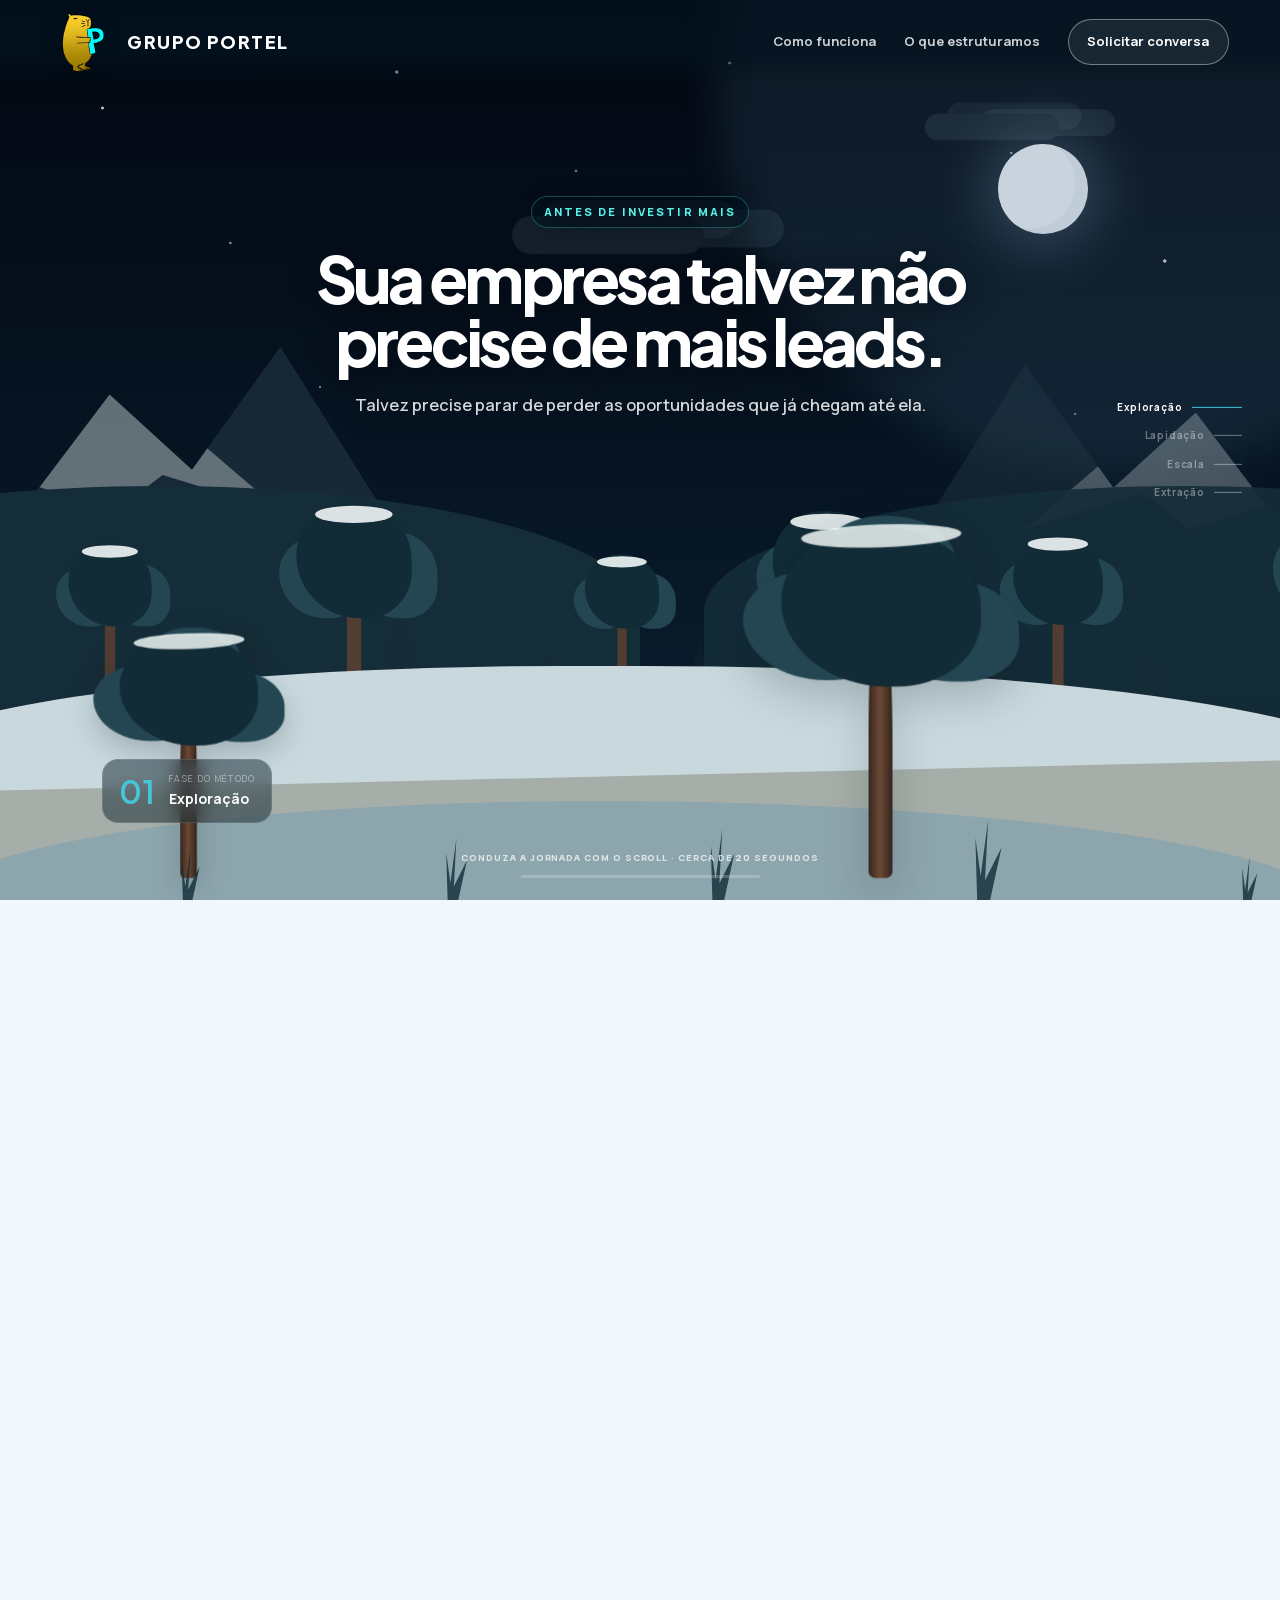
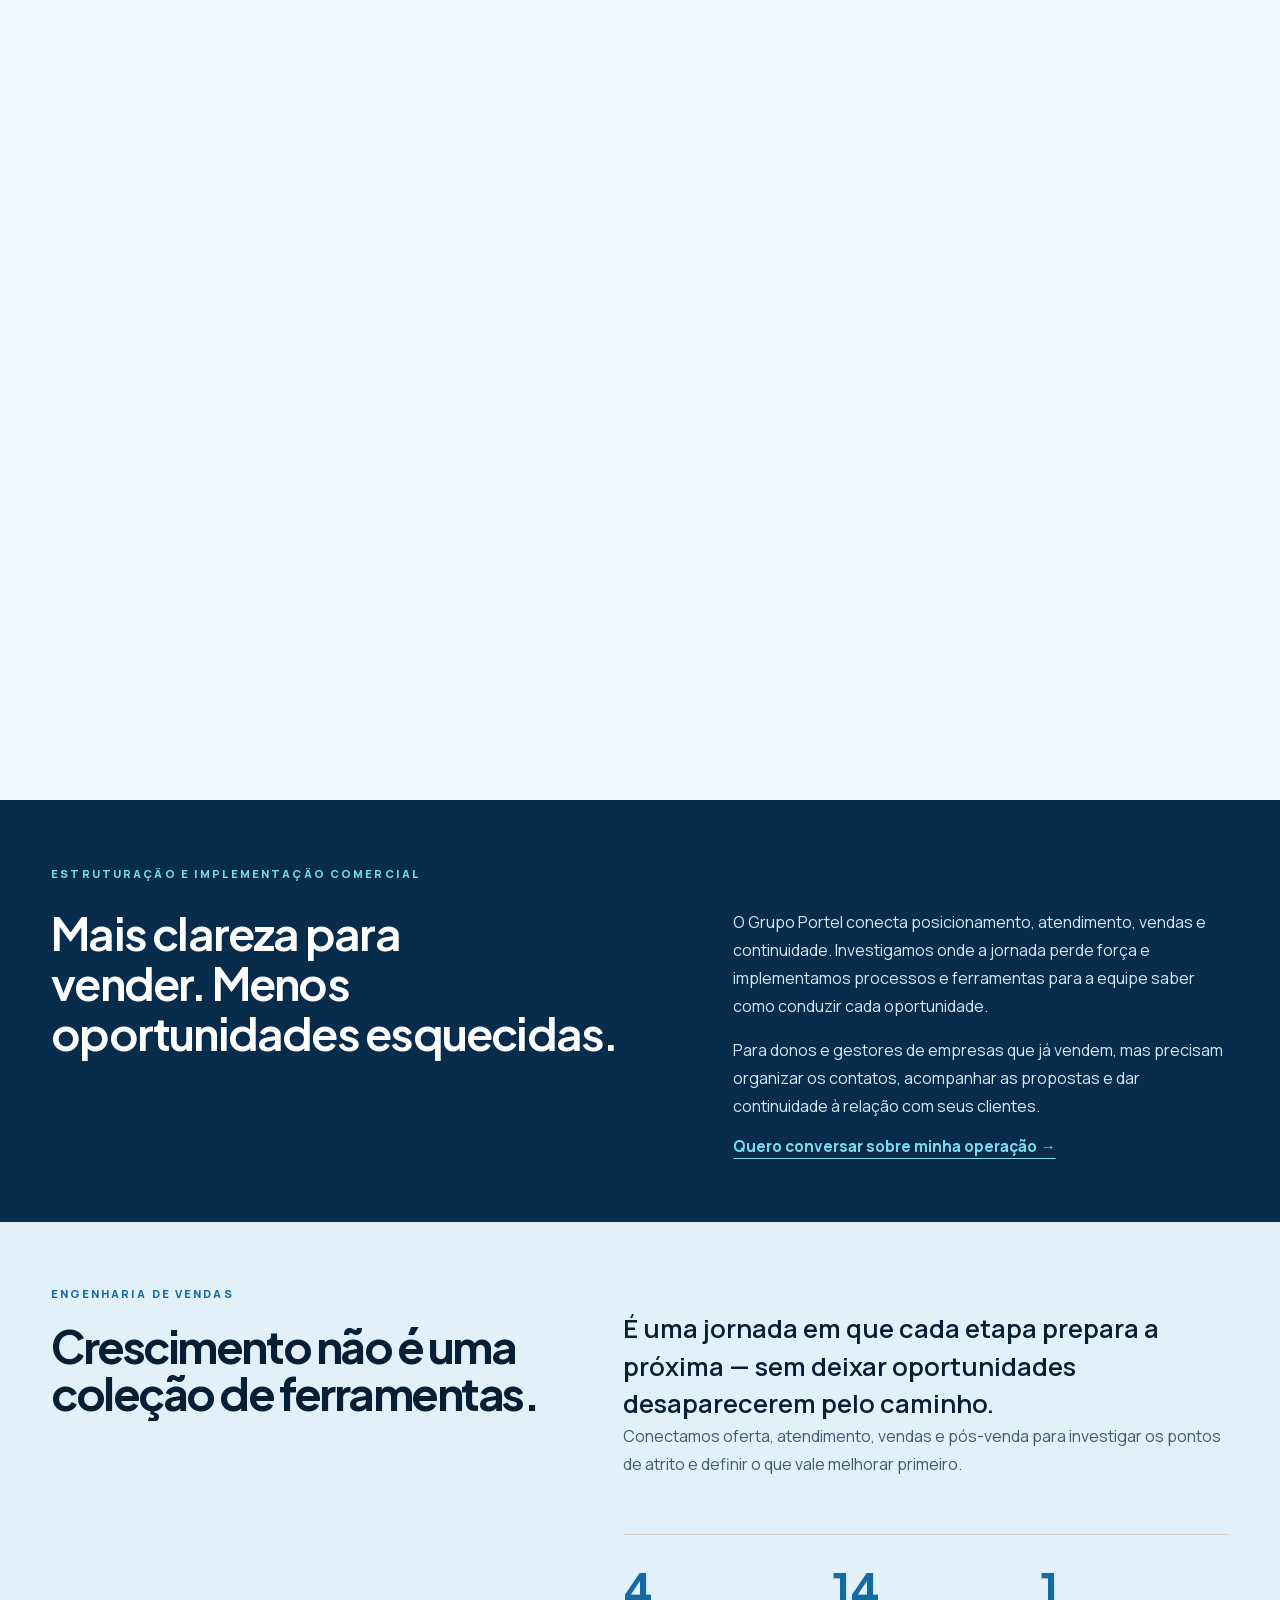
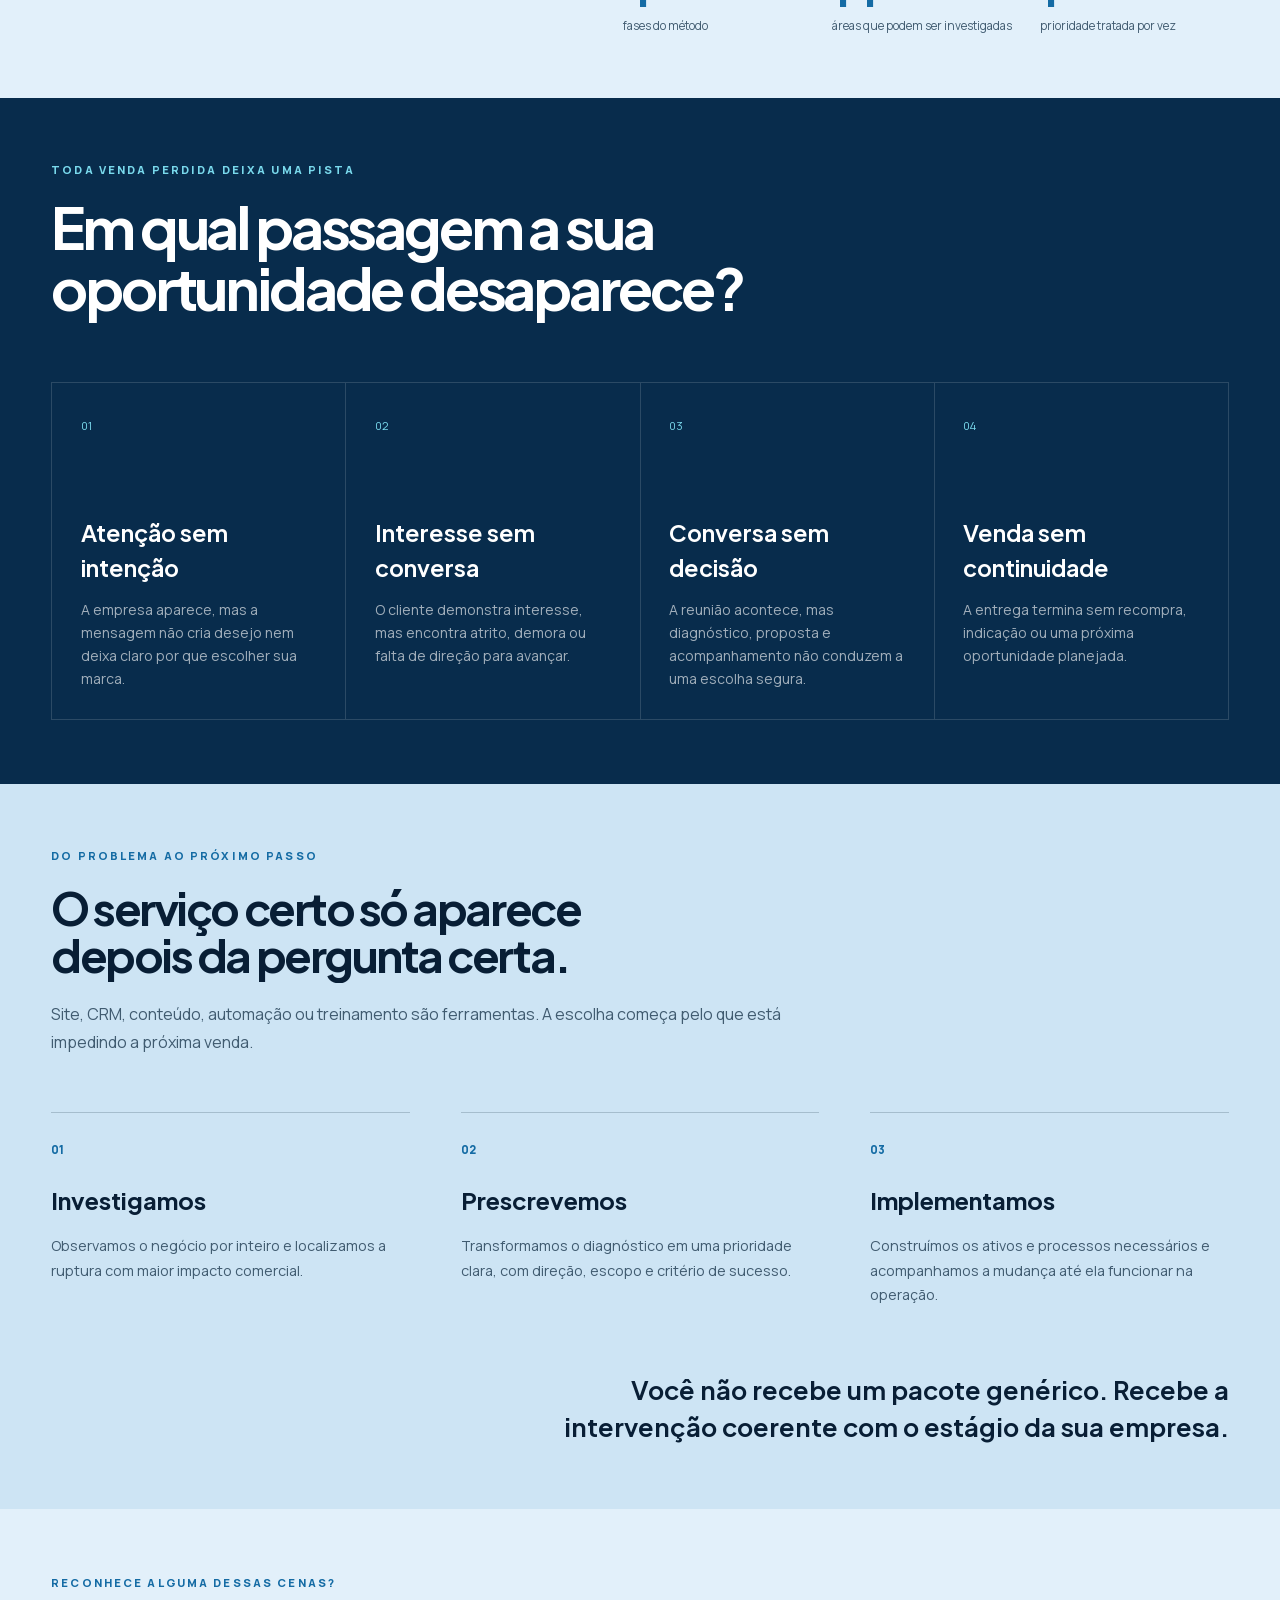
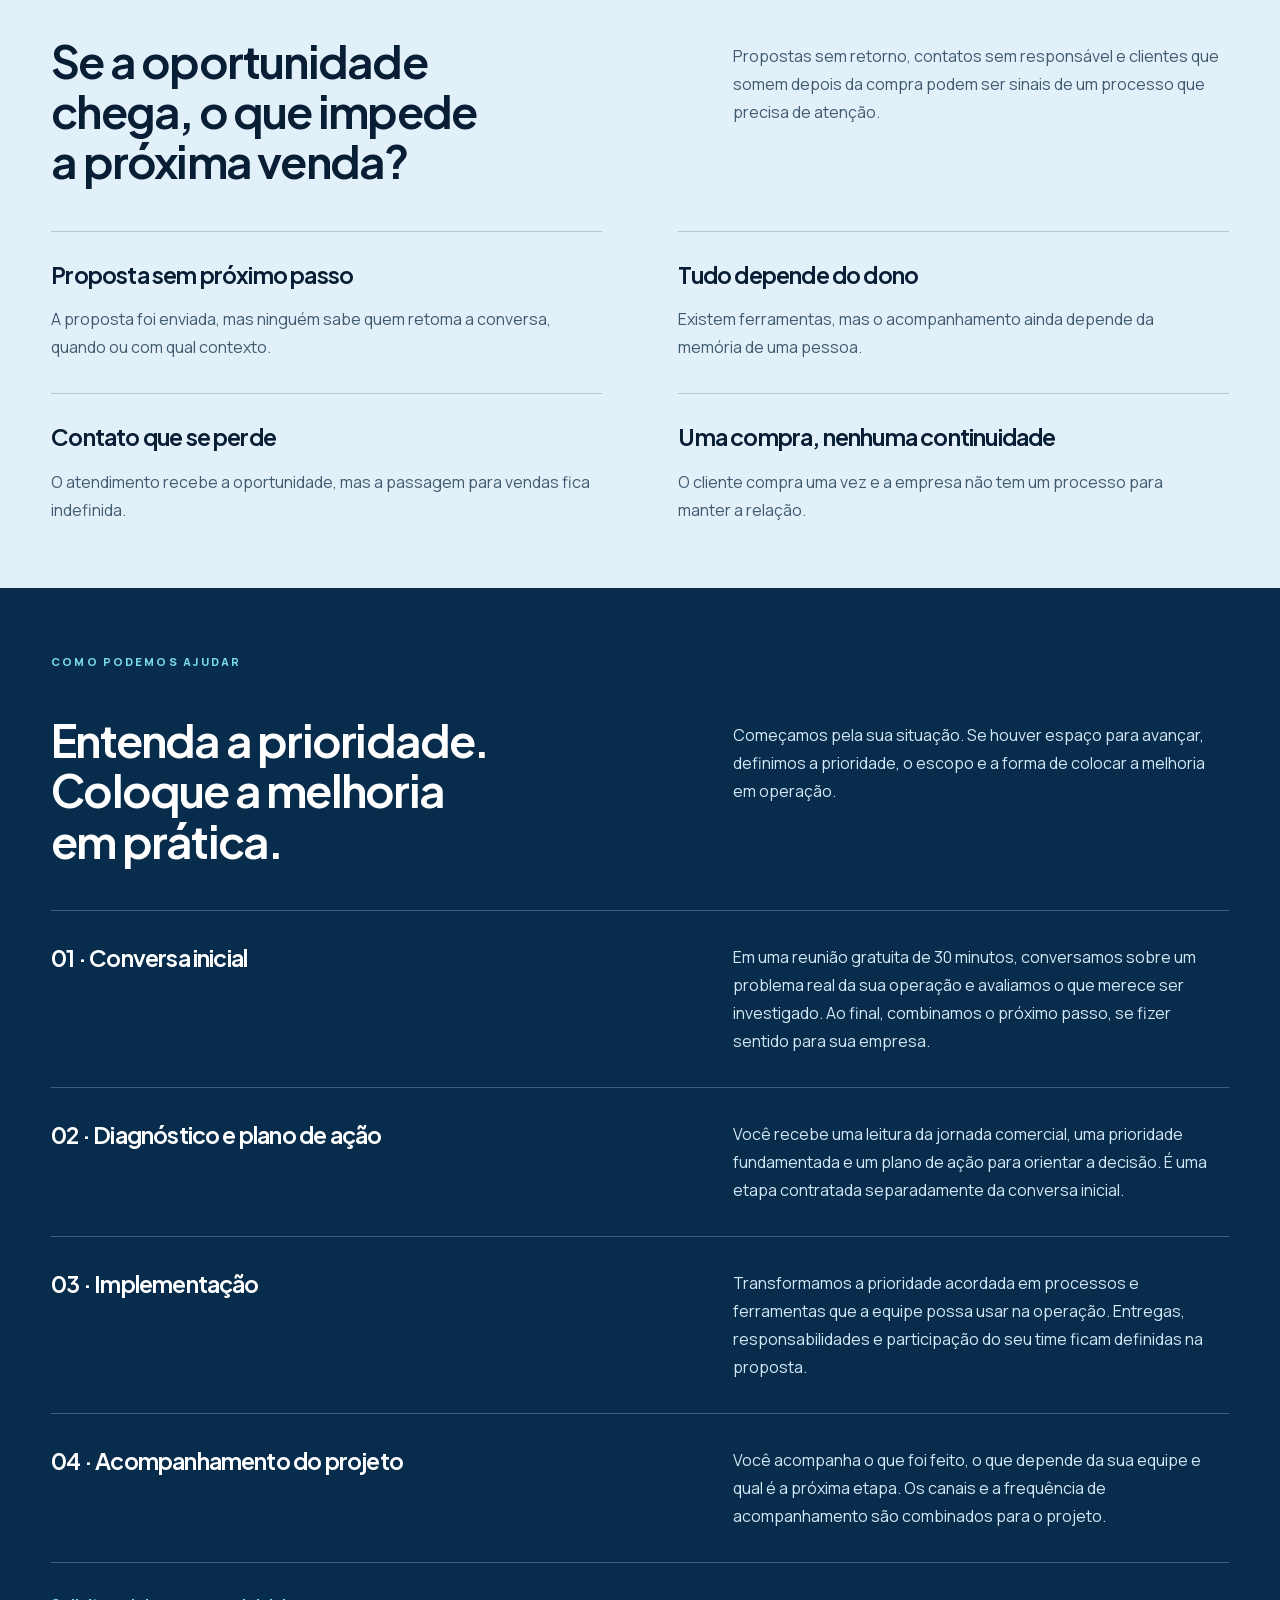
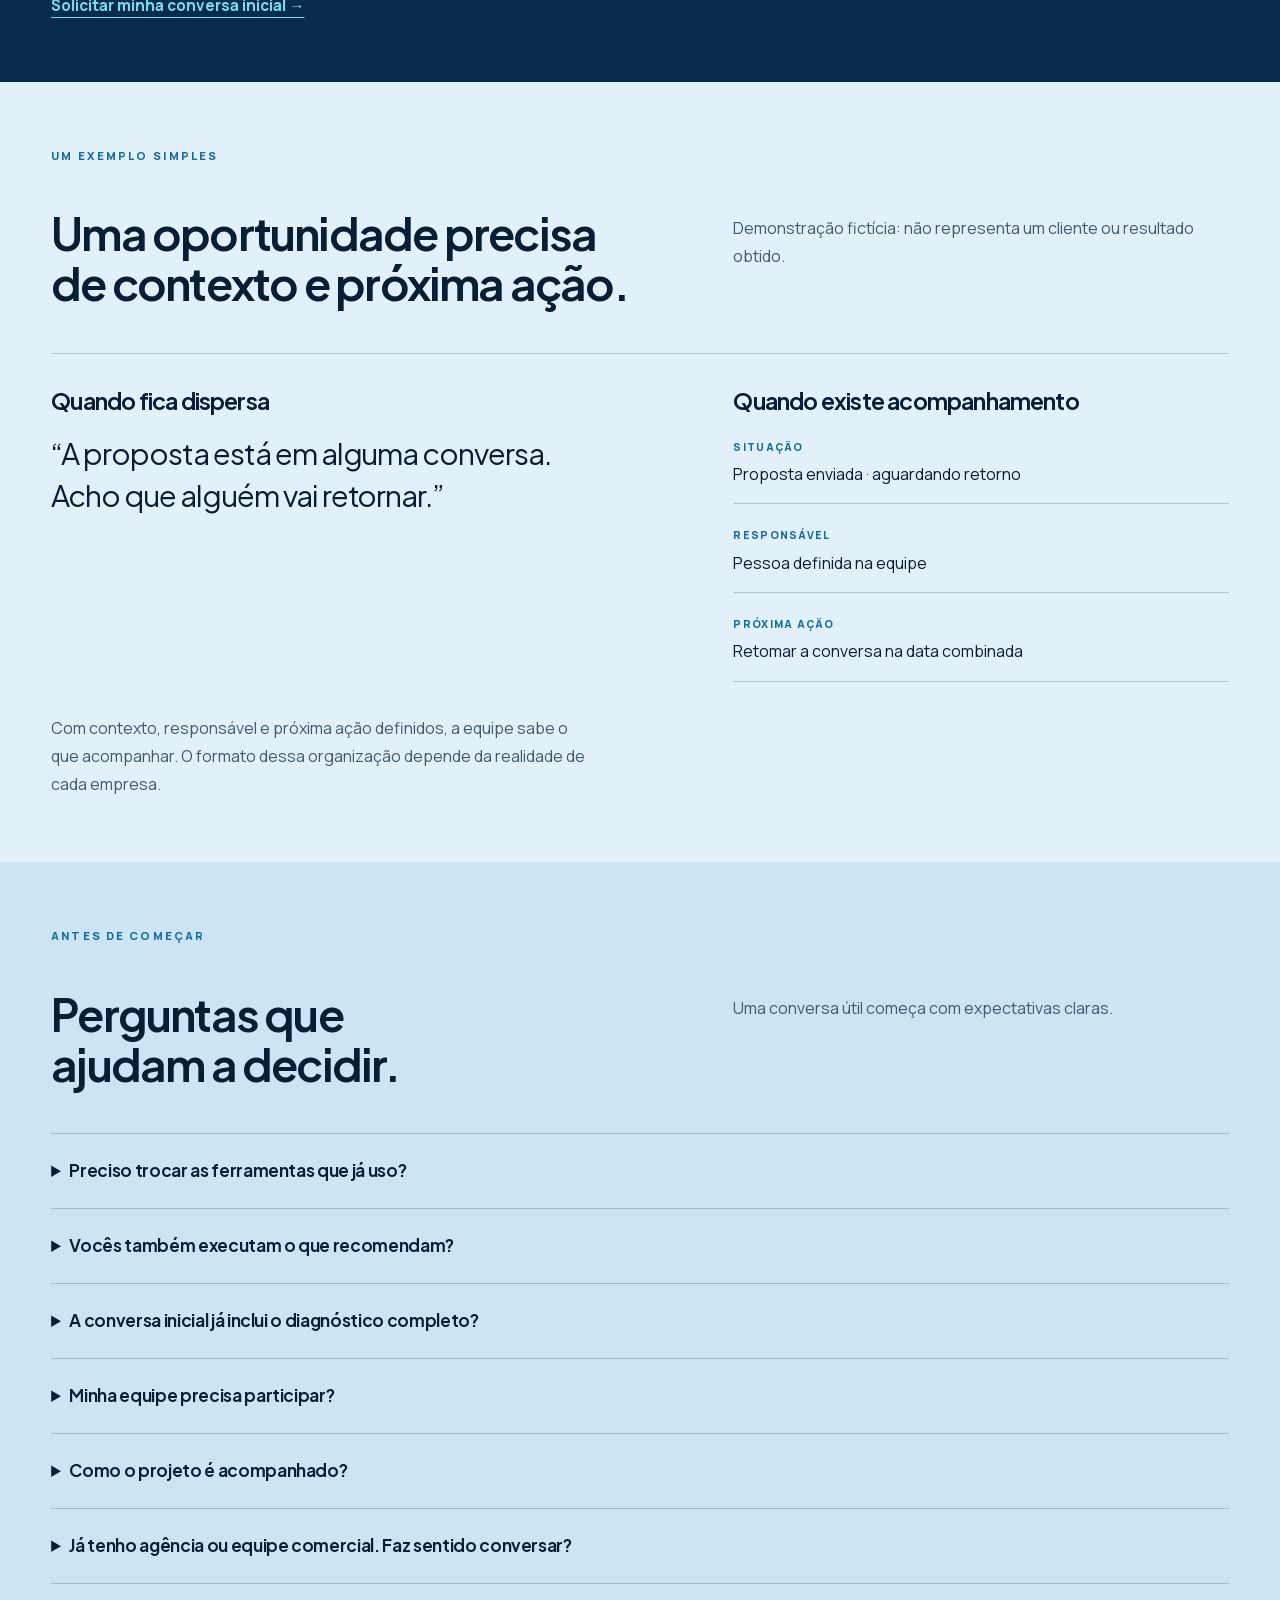
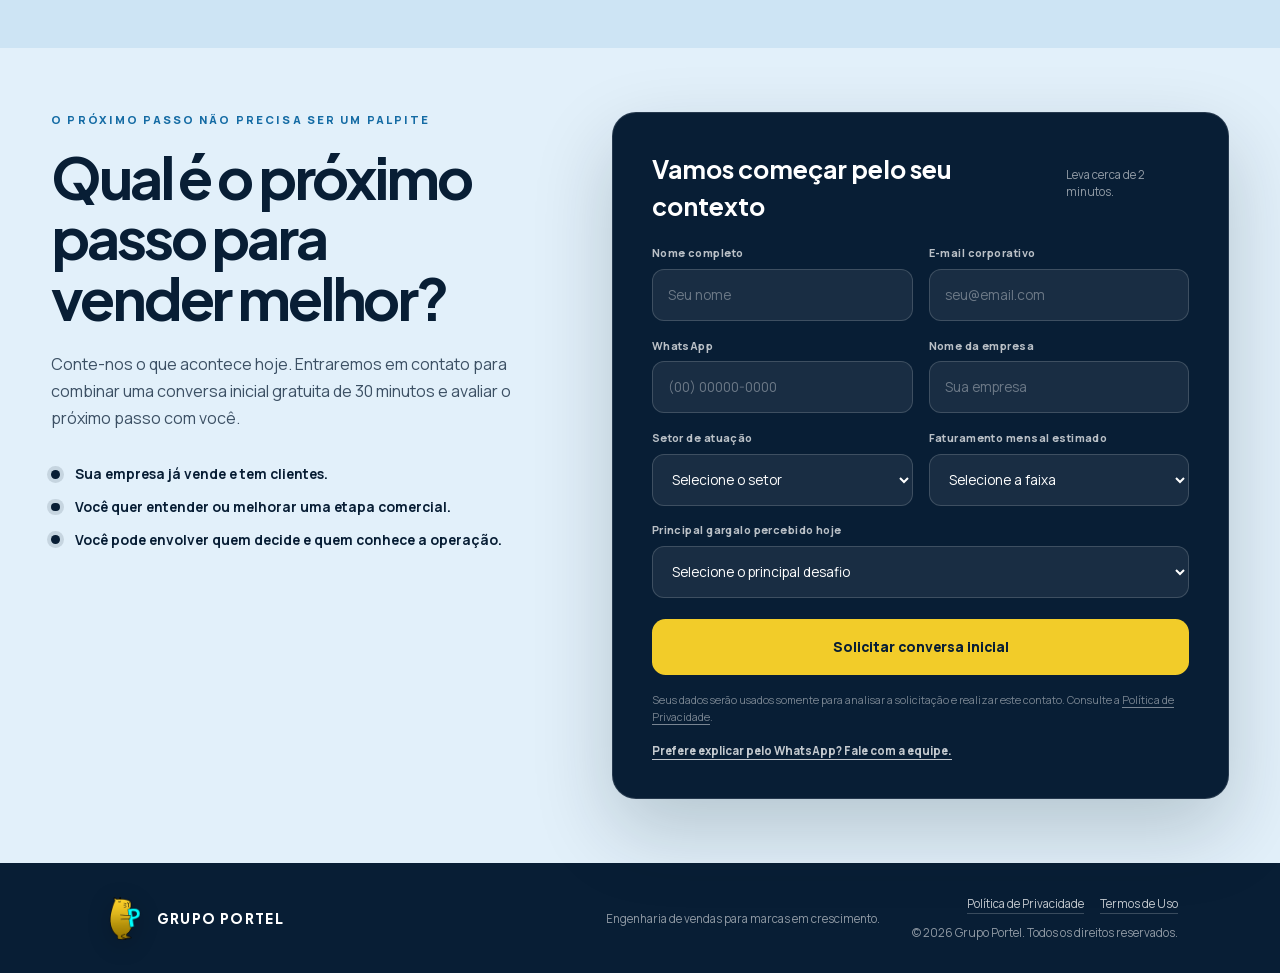
<file: index.html>
<!DOCTYPE html><html lang="pt-BR"><head><meta http-equiv="Content-Security-Policy" content="default-src 'self'; script-src 'self' 'sha256-BDyQRcE2KH2tLI06tn9B7QoiGvcPUcceZAb+ZO4yLoM=' 'sha256-xQRNUoaXSVtQxI8lPqiMUJDXE9pSwPqo1rlKm5/wPIA=' 'sha256-qXiCD0XnLa07P0C2jsUEKTVkmSuCeuC947VqndQHBg4=' 'sha256-seCevpJgnLLZqs6G/2zI2Mgyvowl2/eL6k6UQvQ7cbY=' 'sha256-x5lao5ZXlqSzkFZ3viSn+1vBBwAFVALGpuerwVPhCXM=' 'sha256-0kbX58llTIMUwzrG/9wg4NyhcguGDhOfFRz9dxh+GG8=' 'sha256-rncwhvR6IwOE6xRB06404DPsKea4Y8nG5F59kxkcmL8=' 'sha256-fMF3nCailwQV6E4WsOirA5hEc4lthOZDfpP+Vn/Sk3M=' 'sha256-MR5sjneosbb62HgUStEFIg9zxtaO3wBOEkdEgUgXSdI=' 'sha256-SPj7cgkH/DGytTOn+ulKYJr9DB/2SvLUDltPOo/gkkY=' 'sha256-u3GK8giEzEhgHS6SqVEJysimnKHIWjJ6EJgT7Kigfvc=' 'sha256-BpKxE4GD4Da0BWMHtK3GIomkhGHs/9lM72Bp2OmGZgc=' 'sha256-fU5XCeeXRvTX5tDaghqPJSRZ557J9kA6cIhoVjlUZFY=' 'sha256-TS3RFuYAfpiVLsc5vy5N5zvmguJ+iFvlWgFT6oMYdRU=' 'sha256-B08d+gSCJ6wZlW9WJ/Z1yCVYuM1Wn9BKOlz8ea4UJyY=' 'sha256-uxw+pkqyzQjHjjpDT/crfbO1j0x1aDyjZIZ7r6Fp4+A=' 'sha256-aX8/G+DEMmgtCkDQRXIhAa0EFUtaQHYOwakzLoL/wv0=' 'sha256-zZRSWrrn+X+4krAwuL2jhCo2FZclMqXDTXZSb3UZKQ4=' 'sha256-DN5kvAZdo/4RHt5bWi+inqslFMOr09x01Z1sPsqV9Uc=' 'sha256-kv20xW0szbK7nhHX8973qdS3Z58de62DzMUg1FE6je8='; style-src 'self' 'unsafe-inline'; img-src 'self' data:; font-src 'self'; connect-src 'self'; form-action 'self'; object-src 'none'; base-uri 'none'; frame-src 'none'"/><meta charSet="utf-8"/><meta name="viewport" content="width=device-width, initial-scale=1"/><script>if(matchMedia("(max-width: 900px)").matches||navigator.userAgentData?.mobile||/Android.*Mobile|iPhone|iPod/i.test(navigator.userAgent))document.documentElement.classList.add("mobile-lite");</script><link rel="stylesheet" href="/_next/static/css/index.C528u4CT.css" data-rsc-css-href="/_next/static/css/index.C528u4CT.css" data-precedence="vite-rsc/importer-resources"/><link media="(min-width: 901px)" rel="preload" href="/assets/capy-transition-rough.png" as="image"/><link media="(min-width: 901px)" rel="preload" href="/assets/capy-walk-rough.png" as="image"/><title>Grupo Portel | Estruturação e Implementação Comercial</title><meta name="description" content="O Grupo Portel conecta atendimento, vendas e continuidade. Conheça nosso diagnóstico, plano de ação e implementação comercial para organizar as oportunidades da sua empresa."/><meta property="og:title" content="Grupo Portel | Estruturação e Implementação Comercial"/><meta property="og:description" content="O Grupo Portel conecta atendimento, vendas e continuidade. Conheça nosso diagnóstico, plano de ação e implementação comercial para organizar as oportunidades da sua empresa."/><meta property="og:type" content="website"/><meta property="og:image" content="https://grupoportel.com/og.png"/><meta property="og:image:width" content="1536"/><meta property="og:image:height" content="1024"/><meta property="og:image:alt" content="Grupo Portel — quatro estações da estruturação comercial"/><meta name="twitter:card" content="summary_large_image"/><meta name="twitter:title" content="Grupo Portel | Estruturação e Implementação Comercial"/><meta name="twitter:description" content="O Grupo Portel conecta atendimento, vendas e continuidade. Conheça nosso diagnóstico, plano de ação e implementação comercial para organizar as oportunidades da sua empresa."/><meta name="twitter:image" content="https://grupoportel.com/og.png"/><link rel="shortcut icon" href="/favicon-portel.png"/><link rel="icon" href="/favicon-portel.png" type="image/png"/><link rel="apple-touch-icon" href="/favicon-portel.png"/><link media="(min-width: 901px)" rel="preload" as="image" href="/assets/capy-transition-rough.png"/><link media="(min-width: 901px)" rel="preload" as="image" href="/assets/capy-walk-rough.png"/><script>Object.assign(((self[Symbol.for("vinext.navigationRuntime")]??={bootstrap:{routeManifest:null},functions:{}}).bootstrap.rsc??={rsc:[]}),{params:{},nav:{"pathname":"/","searchParams":[]}})</script>
<link media="(min-width: 901px)" rel="preload" href="/_next/static/_vinext_fonts/manrope-76eca2803f7f/manrope-81401990.woff2" as="font" type="font/woff2" crossorigin />
<link media="(min-width: 901px)" rel="preload" href="/_next/static/_vinext_fonts/plus-jakarta-sans-58677bc4e688/plus-jakarta-sans-be25729b.woff2" as="font" type="font/woff2" crossorigin />
<style data-vinext-fonts>/* cyrillic-ext */
@font-face {
  font-family: 'Manrope';
  font-style: normal;
  font-weight: 200 800;
  font-display: swap;
  src: url(/_next/static/_vinext_fonts/manrope-76eca2803f7f/manrope-37facb2a.woff2) format('woff2');
  unicode-range: U+0460-052F, U+1C80-1C8A, U+20B4, U+2DE0-2DFF, U+A640-A69F, U+FE2E-FE2F;
}
/* cyrillic */
@font-face {
  font-family: 'Manrope';
  font-style: normal;
  font-weight: 200 800;
  font-display: swap;
  src: url(/_next/static/_vinext_fonts/manrope-76eca2803f7f/manrope-c9a5f13c.woff2) format('woff2');
  unicode-range: U+0301, U+0400-045F, U+0490-0491, U+04B0-04B1, U+2116;
}
/* greek */
@font-face {
  font-family: 'Manrope';
  font-style: normal;
  font-weight: 200 800;
  font-display: swap;
  src: url(/_next/static/_vinext_fonts/manrope-76eca2803f7f/manrope-f00fa027.woff2) format('woff2');
  unicode-range: U+0370-0377, U+037A-037F, U+0384-038A, U+038C, U+038E-03A1, U+03A3-03FF;
}
/* vietnamese */
@font-face {
  font-family: 'Manrope';
  font-style: normal;
  font-weight: 200 800;
  font-display: swap;
  src: url(/_next/static/_vinext_fonts/manrope-76eca2803f7f/manrope-bd6e7fdc.woff2) format('woff2');
  unicode-range: U+0102-0103, U+0110-0111, U+0128-0129, U+0168-0169, U+01A0-01A1, U+01AF-01B0, U+0300-0301, U+0303-0304, U+0308-0309, U+0323, U+0329, U+1EA0-1EF9, U+20AB;
}
/* latin-ext */
@font-face {
  font-family: 'Manrope';
  font-style: normal;
  font-weight: 200 800;
  font-display: swap;
  src: url(/_next/static/_vinext_fonts/manrope-76eca2803f7f/manrope-76dcfc73.woff2) format('woff2');
  unicode-range: U+0100-02BA, U+02BD-02C5, U+02C7-02CC, U+02CE-02D7, U+02DD-02FF, U+0304, U+0308, U+0329, U+1D00-1DBF, U+1E00-1E9F, U+1EF2-1EFF, U+2020, U+20A0-20AB, U+20AD-20C0, U+2113, U+2C60-2C7F, U+A720-A7FF;
}
/* latin */
@font-face {
  font-family: 'Manrope';
  font-style: normal;
  font-weight: 200 800;
  font-display: swap;
  src: url(/_next/static/_vinext_fonts/manrope-76eca2803f7f/manrope-81401990.woff2) format('woff2');
  unicode-range: U+0000-00FF, U+0131, U+0152-0153, U+02BB-02BC, U+02C6, U+02DA, U+02DC, U+0304, U+0308, U+0329, U+2000-206F, U+20AC, U+2122, U+2191, U+2193, U+2212, U+2215, U+FEFF, U+FFFD;
}

@font-face {
  font-family: 'Manrope Fallback';
  src: local("Arial");
  ascent-override: 103.31%;
  descent-override: 29.07%;
  line-gap-override: 0.00%;
  size-adjust: 103.19%;
}

.__font_manrope_0lv6qco { font-family: 'Manrope', 'Manrope Fallback'; font-style: normal; }

.__variable_manrope_0lv6qco { --font-body: 'Manrope', 'Manrope Fallback'; }

/* cyrillic-ext */
@font-face {
  font-family: 'Plus Jakarta Sans';
  font-style: normal;
  font-weight: 200 800;
  font-display: swap;
  src: url(/_next/static/_vinext_fonts/plus-jakarta-sans-58677bc4e688/plus-jakarta-sans-9b76284e.woff2) format('woff2');
  unicode-range: U+0460-052F, U+1C80-1C8A, U+20B4, U+2DE0-2DFF, U+A640-A69F, U+FE2E-FE2F;
}
/* vietnamese */
@font-face {
  font-family: 'Plus Jakarta Sans';
  font-style: normal;
  font-weight: 200 800;
  font-display: swap;
  src: url(/_next/static/_vinext_fonts/plus-jakarta-sans-58677bc4e688/plus-jakarta-sans-35af93a0.woff2) format('woff2');
  unicode-range: U+0102-0103, U+0110-0111, U+0128-0129, U+0168-0169, U+01A0-01A1, U+01AF-01B0, U+0300-0301, U+0303-0304, U+0308-0309, U+0323, U+0329, U+1EA0-1EF9, U+20AB;
}
/* latin-ext */
@font-face {
  font-family: 'Plus Jakarta Sans';
  font-style: normal;
  font-weight: 200 800;
  font-display: swap;
  src: url(/_next/static/_vinext_fonts/plus-jakarta-sans-58677bc4e688/plus-jakarta-sans-305d441d.woff2) format('woff2');
  unicode-range: U+0100-02BA, U+02BD-02C5, U+02C7-02CC, U+02CE-02D7, U+02DD-02FF, U+0304, U+0308, U+0329, U+1D00-1DBF, U+1E00-1E9F, U+1EF2-1EFF, U+2020, U+20A0-20AB, U+20AD-20C0, U+2113, U+2C60-2C7F, U+A720-A7FF;
}
/* latin */
@font-face {
  font-family: 'Plus Jakarta Sans';
  font-style: normal;
  font-weight: 200 800;
  font-display: swap;
  src: url(/_next/static/_vinext_fonts/plus-jakarta-sans-58677bc4e688/plus-jakarta-sans-be25729b.woff2) format('woff2');
  unicode-range: U+0000-00FF, U+0131, U+0152-0153, U+02BB-02BC, U+02C6, U+02DA, U+02DC, U+0304, U+0308, U+0329, U+2000-206F, U+20AC, U+2122, U+2191, U+2193, U+2212, U+2215, U+FEFF, U+FFFD;
}

@font-face {
  font-family: 'Plus Jakarta Sans Fallback';
  src: local("Arial");
  ascent-override: 98.88%;
  descent-override: 21.15%;
  line-gap-override: 0.00%;
  size-adjust: 104.98%;
}

.__font_plus_jakarta_sans_1ftl9zn { font-family: 'Plus Jakarta Sans', 'Plus Jakarta Sans Fallback'; font-style: normal; }

.__variable_plus_jakarta_sans_1ftl9zn { --font-display: 'Plus Jakarta Sans', 'Plus Jakarta Sans Fallback'; }
</style>
<link rel="stylesheet" href="/_next/static/css/mobile-performance-9a3d5e55.css" />
<link rel="stylesheet" href="/assets/mobile-lite-v12.css"/><link rel="stylesheet" href="/assets/desktop-route-v1.css"/><link rel="canonical" href="https://grupoportel.com/"/><meta property="og:url" content="https://grupoportel.com/"/><meta property="og:site_name" content="Grupo Portel"/><meta name="referrer" content="strict-origin-when-cross-origin"/><link rel="stylesheet" href="/assets/public-content-v3.css"/><link rel="stylesheet" href="/assets/header-brand-v1.css"/><link rel="stylesheet" href="/assets/chapter-surfaces-v4.css"/><script type="application/ld+json">{"@context":"https://schema.org","@graph":[{"@type":"Organization","@id":"https://grupoportel.com/#organizacao","name":"Grupo Portel","url":"https://grupoportel.com/","logo":"https://grupoportel.com/assets/logo-grupo-portel.png","description":"O Grupo Portel conecta atendimento, vendas e continuidade. Conheça nosso diagnóstico, plano de ação e implementação comercial para organizar as oportunidades da sua empresa."},{"@type":"WebSite","@id":"https://grupoportel.com/#website","url":"https://grupoportel.com/","name":"Grupo Portel","publisher":{"@id":"https://grupoportel.com/#organizacao"},"inLanguage":"pt-BR"}]}</script><script defer src="/assets/header-theme-v4.js"></script><link rel="stylesheet" href="/assets/content-motion-v2.css"/><script defer src="/assets/content-motion-v3.js"></script></head><body class="__variable_manrope_0lv6qco __variable_plus_jakarta_sans_1ftl9zn"><main><a class="skip-link" href="#metodo">Pular animação</a><header class="site-header"><a class="brand" href="#inicio" aria-label="Grupo Portel — início"><span class="brand-mark"><img src="/assets/logo-grupo-portel-192.webp" srcset="/assets/logo-grupo-portel-96.webp 96w, /assets/logo-grupo-portel-192.webp 192w, /assets/logo-grupo-portel-320.webp 320w" sizes="(max-width: 900px) 38px, 60px" width="385" height="386" alt=""/></span><span>GRUPO PORTEL</span></a><nav aria-label="Navegação principal"><a href="#metodo">Como funciona</a><a href="#entregas">O que estruturamos</a><a class="nav-cta" href="#contato">Solicitar conversa</a></nav></header><section class="journey" id="inicio" aria-label="As quatro fases do método Grupo Portel"><div class="journey-sticky " data-season="winter" style="--journey-progress:0"><div class="scene" aria-hidden="true"><div class="sky-glow"></div><div class="sun"></div><div class="cloud cloud-one"></div><div class="cloud cloud-two"></div><div class="mountain mountain-one"></div><div class="mountain mountain-two"></div><div class="far-hill far-hill-one"></div><div class="far-hill far-hill-two"></div><div class="distant-forest"><span style="--pine-x:0%;--pine-scale:0.62"></span><span style="--pine-x:8.5%;--pine-scale:0.73"></span><span style="--pine-x:17%;--pine-scale:0.84"></span><span style="--pine-x:25.5%;--pine-scale:0.95"></span><span style="--pine-x:34%;--pine-scale:0.62"></span><span style="--pine-x:42.5%;--pine-scale:0.73"></span><span style="--pine-x:51%;--pine-scale:0.84"></span><span style="--pine-x:59.5%;--pine-scale:0.95"></span><span style="--pine-x:68%;--pine-scale:0.62"></span><span style="--pine-x:76.5%;--pine-scale:0.73"></span><span style="--pine-x:85%;--pine-scale:0.84"></span><span style="--pine-x:93.5%;--pine-scale:0.95"></span><span style="--pine-x:102%;--pine-scale:0.62"></span><span style="--pine-x:110.5%;--pine-scale:0.73"></span><span style="--pine-x:119%;--pine-scale:0.84"></span></div><div class="snowfall"><span style="--x:0%;--size:3px;--duration:6s;--delay:0s;--flake-opacity:0.4"></span><span style="--x:37%;--size:4px;--duration:6.8s;--delay:-0.75s;--flake-opacity:0.5"></span><span style="--x:74%;--size:5px;--duration:7.6s;--delay:-1.5s;--flake-opacity:0.6000000000000001"></span><span style="--x:11%;--size:6px;--duration:8.4s;--delay:-2.25s;--flake-opacity:0.7000000000000001"></span><span style="--x:48%;--size:7px;--duration:9.2s;--delay:-3s;--flake-opacity:0.8"></span><span style="--x:85%;--size:3px;--duration:10s;--delay:-3.75s;--flake-opacity:0.4"></span><span style="--x:22%;--size:4px;--duration:10.8s;--delay:-4.5s;--flake-opacity:0.5"></span><span style="--x:59%;--size:5px;--duration:6s;--delay:-5.25s;--flake-opacity:0.6000000000000001"></span><span style="--x:96%;--size:6px;--duration:6.8s;--delay:-6s;--flake-opacity:0.7000000000000001"></span><span style="--x:33%;--size:7px;--duration:7.6s;--delay:-6.75s;--flake-opacity:0.8"></span><span style="--x:70%;--size:3px;--duration:8.4s;--delay:-7.5s;--flake-opacity:0.4"></span><span style="--x:7%;--size:4px;--duration:9.2s;--delay:0s;--flake-opacity:0.5"></span><span style="--x:44%;--size:5px;--duration:10s;--delay:-0.75s;--flake-opacity:0.6000000000000001"></span><span style="--x:81%;--size:6px;--duration:10.8s;--delay:-1.5s;--flake-opacity:0.7000000000000001"></span><span style="--x:18%;--size:7px;--duration:6s;--delay:-2.25s;--flake-opacity:0.8"></span><span style="--x:55%;--size:3px;--duration:6.8s;--delay:-3s;--flake-opacity:0.4"></span><span style="--x:92%;--size:4px;--duration:7.6s;--delay:-3.75s;--flake-opacity:0.5"></span><span style="--x:29%;--size:5px;--duration:8.4s;--delay:-4.5s;--flake-opacity:0.6000000000000001"></span><span style="--x:66%;--size:6px;--duration:9.2s;--delay:-5.25s;--flake-opacity:0.7000000000000001"></span><span style="--x:3%;--size:7px;--duration:10s;--delay:-6s;--flake-opacity:0.8"></span><span style="--x:40%;--size:3px;--duration:10.8s;--delay:-6.75s;--flake-opacity:0.4"></span><span style="--x:77%;--size:4px;--duration:6s;--delay:-7.5s;--flake-opacity:0.5"></span><span style="--x:14%;--size:5px;--duration:6.8s;--delay:0s;--flake-opacity:0.6000000000000001"></span><span style="--x:51%;--size:6px;--duration:7.6s;--delay:-0.75s;--flake-opacity:0.7000000000000001"></span><span style="--x:88%;--size:7px;--duration:8.4s;--delay:-1.5s;--flake-opacity:0.8"></span><span style="--x:25%;--size:3px;--duration:9.2s;--delay:-2.25s;--flake-opacity:0.4"></span><span style="--x:62%;--size:4px;--duration:10s;--delay:-3s;--flake-opacity:0.5"></span><span style="--x:99%;--size:5px;--duration:10.8s;--delay:-3.75s;--flake-opacity:0.6000000000000001"></span><span style="--x:36%;--size:6px;--duration:6s;--delay:-4.5s;--flake-opacity:0.7000000000000001"></span><span style="--x:73%;--size:7px;--duration:6.8s;--delay:-5.25s;--flake-opacity:0.8"></span><span style="--x:10%;--size:3px;--duration:7.6s;--delay:-6s;--flake-opacity:0.4"></span><span style="--x:47%;--size:4px;--duration:8.4s;--delay:-6.75s;--flake-opacity:0.5"></span></div><div class="rainfall"><span style="--rain-x:7%;--rain-length:12px;--rain-duration:0.48s;--rain-delay:0s;--rain-opacity:0.24"></span><span style="--rain-x:38%;--rain-length:16px;--rain-duration:0.535s;--rain-delay:-0.09s;--rain-opacity:0.33999999999999997"></span><span style="--rain-x:69%;--rain-length:20px;--rain-duration:0.59s;--rain-delay:-0.18s;--rain-opacity:0.44"></span><span style="--rain-x:100%;--rain-length:24px;--rain-duration:0.645s;--rain-delay:-0.27s;--rain-opacity:0.54"></span><span style="--rain-x:27%;--rain-length:28px;--rain-duration:0.7s;--rain-delay:-0.36s;--rain-opacity:0.64"></span><span style="--rain-x:58%;--rain-length:12px;--rain-duration:0.755s;--rain-delay:-0.44999999999999996s;--rain-opacity:0.24"></span><span style="--rain-x:89%;--rain-length:16px;--rain-duration:0.48s;--rain-delay:-0.54s;--rain-opacity:0.33999999999999997"></span><span style="--rain-x:16%;--rain-length:20px;--rain-duration:0.535s;--rain-delay:-0.63s;--rain-opacity:0.44"></span><span style="--rain-x:47%;--rain-length:24px;--rain-duration:0.59s;--rain-delay:-0.72s;--rain-opacity:0.54"></span><span style="--rain-x:78%;--rain-length:28px;--rain-duration:0.645s;--rain-delay:-0.8099999999999999s;--rain-opacity:0.64"></span><span style="--rain-x:5%;--rain-length:12px;--rain-duration:0.7s;--rain-delay:-0.8999999999999999s;--rain-opacity:0.24"></span><span style="--rain-x:36%;--rain-length:16px;--rain-duration:0.755s;--rain-delay:-0.99s;--rain-opacity:0.33999999999999997"></span><span style="--rain-x:67%;--rain-length:20px;--rain-duration:0.48s;--rain-delay:-1.08s;--rain-opacity:0.44"></span><span style="--rain-x:98%;--rain-length:24px;--rain-duration:0.535s;--rain-delay:0s;--rain-opacity:0.54"></span><span style="--rain-x:25%;--rain-length:28px;--rain-duration:0.59s;--rain-delay:-0.09s;--rain-opacity:0.64"></span><span style="--rain-x:56%;--rain-length:12px;--rain-duration:0.645s;--rain-delay:-0.18s;--rain-opacity:0.24"></span><span style="--rain-x:87%;--rain-length:16px;--rain-duration:0.7s;--rain-delay:-0.27s;--rain-opacity:0.33999999999999997"></span><span style="--rain-x:14%;--rain-length:20px;--rain-duration:0.755s;--rain-delay:-0.36s;--rain-opacity:0.44"></span><span style="--rain-x:45%;--rain-length:24px;--rain-duration:0.48s;--rain-delay:-0.44999999999999996s;--rain-opacity:0.54"></span><span style="--rain-x:76%;--rain-length:28px;--rain-duration:0.535s;--rain-delay:-0.54s;--rain-opacity:0.64"></span><span style="--rain-x:3%;--rain-length:12px;--rain-duration:0.59s;--rain-delay:-0.63s;--rain-opacity:0.24"></span><span style="--rain-x:34%;--rain-length:16px;--rain-duration:0.645s;--rain-delay:-0.72s;--rain-opacity:0.33999999999999997"></span><span style="--rain-x:65%;--rain-length:20px;--rain-duration:0.7s;--rain-delay:-0.8099999999999999s;--rain-opacity:0.44"></span><span style="--rain-x:96%;--rain-length:24px;--rain-duration:0.755s;--rain-delay:-0.8999999999999999s;--rain-opacity:0.54"></span><span style="--rain-x:23%;--rain-length:28px;--rain-duration:0.48s;--rain-delay:-0.99s;--rain-opacity:0.64"></span><span style="--rain-x:54%;--rain-length:12px;--rain-duration:0.535s;--rain-delay:-1.08s;--rain-opacity:0.24"></span><span style="--rain-x:85%;--rain-length:16px;--rain-duration:0.59s;--rain-delay:0s;--rain-opacity:0.33999999999999997"></span><span style="--rain-x:12%;--rain-length:20px;--rain-duration:0.645s;--rain-delay:-0.09s;--rain-opacity:0.44"></span><span style="--rain-x:43%;--rain-length:24px;--rain-duration:0.7s;--rain-delay:-0.18s;--rain-opacity:0.54"></span><span style="--rain-x:74%;--rain-length:28px;--rain-duration:0.755s;--rain-delay:-0.27s;--rain-opacity:0.64"></span><span style="--rain-x:1%;--rain-length:12px;--rain-duration:0.48s;--rain-delay:-0.36s;--rain-opacity:0.24"></span><span style="--rain-x:32%;--rain-length:16px;--rain-duration:0.535s;--rain-delay:-0.44999999999999996s;--rain-opacity:0.33999999999999997"></span><span style="--rain-x:63%;--rain-length:20px;--rain-duration:0.59s;--rain-delay:-0.54s;--rain-opacity:0.44"></span><span style="--rain-x:94%;--rain-length:24px;--rain-duration:0.645s;--rain-delay:-0.63s;--rain-opacity:0.54"></span><span style="--rain-x:21%;--rain-length:28px;--rain-duration:0.7s;--rain-delay:-0.72s;--rain-opacity:0.64"></span><span style="--rain-x:52%;--rain-length:12px;--rain-duration:0.755s;--rain-delay:-0.8099999999999999s;--rain-opacity:0.24"></span><span style="--rain-x:83%;--rain-length:16px;--rain-duration:0.48s;--rain-delay:-0.8999999999999999s;--rain-opacity:0.33999999999999997"></span><span style="--rain-x:10%;--rain-length:20px;--rain-duration:0.535s;--rain-delay:-0.99s;--rain-opacity:0.44"></span><span style="--rain-x:41%;--rain-length:24px;--rain-duration:0.59s;--rain-delay:-1.08s;--rain-opacity:0.54"></span><span style="--rain-x:72%;--rain-length:28px;--rain-duration:0.645s;--rain-delay:0s;--rain-opacity:0.64"></span><span style="--rain-x:103%;--rain-length:12px;--rain-duration:0.7s;--rain-delay:-0.09s;--rain-opacity:0.24"></span><span style="--rain-x:30%;--rain-length:16px;--rain-duration:0.755s;--rain-delay:-0.18s;--rain-opacity:0.33999999999999997"></span></div><div class="grove"><span class="tree tree-1"></span><span class="tree tree-2"></span><span class="tree tree-3"></span><span class="tree tree-4"></span><span class="tree tree-5"></span><span class="tree tree-6"></span><span class="tree tree-7"></span></div><div class="flowers"><span style="--flower-x:5%;--flower-y:7%"></span><span style="--flower-x:22%;--flower-y:9%"></span><span style="--flower-x:39%;--flower-y:11%"></span><span style="--flower-x:56%;--flower-y:13%"></span><span style="--flower-x:73%;--flower-y:7%"></span><span style="--flower-x:90%;--flower-y:9%"></span><span style="--flower-x:11%;--flower-y:11%"></span><span style="--flower-x:28%;--flower-y:13%"></span><span style="--flower-x:45%;--flower-y:7%"></span><span style="--flower-x:62%;--flower-y:9%"></span><span style="--flower-x:79%;--flower-y:11%"></span></div><div class="falling-leaves"><span style="--leaf-x:4%;--leaf-y:-5%;--leaf-duration:7s;--leaf-delay:0s;--leaf-color:hsl(24 72% 48%)"></span><span style="--leaf-x:33%;--leaf-y:-13%;--leaf-duration:7.7s;--leaf-delay:-0.8s;--leaf-color:hsl(37 72% 48%)"></span><span style="--leaf-x:62%;--leaf-y:-21%;--leaf-duration:8.4s;--leaf-delay:-1.6s;--leaf-color:hsl(50 72% 48%)"></span><span style="--leaf-x:91%;--leaf-y:-29%;--leaf-duration:9.1s;--leaf-delay:-2.4000000000000004s;--leaf-color:hsl(24 72% 48%)"></span><span style="--leaf-x:24%;--leaf-y:-37%;--leaf-duration:9.8s;--leaf-delay:-3.2s;--leaf-color:hsl(37 72% 48%)"></span><span style="--leaf-x:53%;--leaf-y:-5%;--leaf-duration:10.5s;--leaf-delay:-4s;--leaf-color:hsl(50 72% 48%)"></span><span style="--leaf-x:82%;--leaf-y:-13%;--leaf-duration:7s;--leaf-delay:-4.800000000000001s;--leaf-color:hsl(24 72% 48%)"></span><span style="--leaf-x:15%;--leaf-y:-21%;--leaf-duration:7.7s;--leaf-delay:-5.6000000000000005s;--leaf-color:hsl(37 72% 48%)"></span><span style="--leaf-x:44%;--leaf-y:-29%;--leaf-duration:8.4s;--leaf-delay:-6.4s;--leaf-color:hsl(50 72% 48%)"></span><span style="--leaf-x:73%;--leaf-y:-37%;--leaf-duration:9.1s;--leaf-delay:0s;--leaf-color:hsl(24 72% 48%)"></span><span style="--leaf-x:6%;--leaf-y:-5%;--leaf-duration:9.8s;--leaf-delay:-0.8s;--leaf-color:hsl(37 72% 48%)"></span><span style="--leaf-x:35%;--leaf-y:-13%;--leaf-duration:10.5s;--leaf-delay:-1.6s;--leaf-color:hsl(50 72% 48%)"></span><span style="--leaf-x:64%;--leaf-y:-21%;--leaf-duration:7s;--leaf-delay:-2.4000000000000004s;--leaf-color:hsl(24 72% 48%)"></span><span style="--leaf-x:93%;--leaf-y:-29%;--leaf-duration:7.7s;--leaf-delay:-3.2s;--leaf-color:hsl(37 72% 48%)"></span></div><div class="ground-back"></div><div class="path"></div><div class="ground-front"></div><div class="rough-capybara    " title="Capivara atravessando as quatro estações"><span class="rough-capy-sprite rough-transition"></span><span class="rough-capy-sprite rough-walk"></span></div><div class="foreground-grove"><span class="foreground-tree foreground-tree-1"></span><span class="foreground-tree foreground-tree-2"></span><span class="foreground-tree foreground-tree-3"></span><span class="foreground-tree foreground-tree-4"></span><span class="foreground-tree foreground-tree-5"></span><span class="foreground-tree foreground-tree-6"></span></div><div class="foreground-meadow"><span style="--grass-x:0%;--grass-scale:0.72"></span><span style="--grass-x:9.2%;--grass-scale:0.85"></span><span style="--grass-x:18.4%;--grass-scale:0.98"></span><span style="--grass-x:27.599999999999998%;--grass-scale:1.1099999999999999"></span><span style="--grass-x:36.8%;--grass-scale:1.24"></span><span style="--grass-x:46%;--grass-scale:0.72"></span><span style="--grass-x:55.199999999999996%;--grass-scale:0.85"></span><span style="--grass-x:64.39999999999999%;--grass-scale:0.98"></span><span style="--grass-x:73.6%;--grass-scale:1.1099999999999999"></span><span style="--grass-x:82.8%;--grass-scale:1.24"></span><span style="--grass-x:92%;--grass-scale:0.72"></span><span style="--grass-x:101.19999999999999%;--grass-scale:0.85"></span><span style="--grass-x:110.39999999999999%;--grass-scale:0.98"></span><span style="--grass-x:119.6%;--grass-scale:1.1099999999999999"></span><span style="--grass-x:128.79999999999998%;--grass-scale:1.24"></span><span style="--grass-x:138%;--grass-scale:0.72"></span><span style="--grass-x:147.2%;--grass-scale:0.85"></span><span style="--grass-x:156.39999999999998%;--grass-scale:0.98"></span><span style="--grass-x:165.6%;--grass-scale:1.1099999999999999"></span><span style="--grass-x:174.79999999999998%;--grass-scale:1.24"></span><span style="--grass-x:184%;--grass-scale:0.72"></span><span style="--grass-x:193.2%;--grass-scale:0.85"></span><span style="--grass-x:202.39999999999998%;--grass-scale:0.98"></span><span style="--grass-x:211.6%;--grass-scale:1.1099999999999999"></span></div></div><div class="journey-story" aria-hidden="true"><article class="story-chapter" style="--story-x:0;--story-opacity:1;--story-blur:0px;--story-scale:1"><div class="story-copy"><p class="story-kicker">Antes de investir mais</p><h1 class="story-title">Sua empresa talvez não precise de mais leads.</h1><p class="story-body">Talvez precise parar de perder as oportunidades que já chegam até ela.</p></div></article><article class="story-chapter" style="--story-x:-38;--story-opacity:0;--story-blur:9px;--story-scale:0.965"><div class="story-copy"><p class="story-kicker">O vazamento é invisível</p><h2 class="story-title">A venda raramente se perde em um único lugar.</h2><p class="story-body">Ela desaparece entre mensagem, atendimento, proposta e acompanhamento.</p></div></article><article class="story-chapter" style="--story-x:-38;--story-opacity:0;--story-blur:9px;--story-scale:0.965"><div class="story-copy"><p class="story-kicker">Diagnóstico antes do pacote</p><h2 class="story-title">Por isso não começamos vendendo uma solução pronta.</h2><p class="story-body">Primeiro encontramos a ruptura. Depois prescrevemos a prioridade.</p></div></article><article class="story-chapter" style="--story-x:-38;--story-opacity:0;--story-blur:9px;--story-scale:0.965"><div class="story-copy"><p class="story-kicker">Uma jornada conectada</p><h2 class="story-title">Conectamos marca, marketing e vendas.</h2><p class="story-body">Para transformar atenção em decisão, venda e recorrência.</p></div></article></div><p class="sr-only" aria-live="polite">Sua empresa talvez não precise de mais leads.<!-- --> <!-- -->Talvez precise parar de perder as oportunidades que já chegam até ela.</p><div class="chapter-meta"><span>01</span><div><small>FASE DO MÉTODO</small><strong>Exploração</strong></div></div><div class="season-rail" aria-hidden="true"><span class="active"><i></i> <!-- -->Exploração</span><span class=""><i></i> <!-- -->Lapidação</span><span class=""><i></i> <!-- -->Escala</span><span class=""><i></i> <!-- -->Extração</span></div><div class="scroll-prompt " aria-live="polite"><span>Conduza a jornada com o scroll · cerca de 20 segundos</span><div class="timeline-track" aria-hidden="true"><i style="transform:scaleX(0)"></i></div></div></div></section><section id="sobre" class="public-section"><p class="section-kicker">ESTRUTURAÇÃO E IMPLEMENTAÇÃO COMERCIAL</p><h2>Mais clareza para vender. Menos oportunidades esquecidas.</h2><p>O Grupo Portel conecta posicionamento, atendimento, vendas e continuidade. Investigamos onde a jornada perde força e implementamos processos e ferramentas para a equipe saber como conduzir cada oportunidade.</p><p>Para donos e gestores de empresas que já vendem, mas precisam organizar os contatos, acompanhar as propostas e dar continuidade à relação com seus clientes.</p><a class="public-link" href="#contato">Quero conversar sobre minha operação →</a></section><section class="method-section" id="metodo"><div class="section-heading"><p class="section-kicker">ENGENHARIA DE VENDAS</p><h2>Crescimento não é uma coleção de ferramentas.</h2></div><div class="method-copy"><p class="large-copy">É uma jornada em que cada etapa prepara a próxima — sem deixar oportunidades desaparecerem pelo caminho.</p><p>Conectamos oferta, atendimento, vendas e pós-venda para investigar os pontos de atrito e definir o que vale melhorar primeiro.</p><div class="numbers"><div><strong>4</strong><span>fases do método</span></div><div><strong>14</strong><span>áreas que podem ser investigadas</span></div><div><strong>1</strong><span>prioridade tratada por vez</span></div></div></div></section><section class="services-section" id="atuacao"><div class="section-heading compact"><p class="section-kicker">TODA VENDA PERDIDA DEIXA UMA PISTA</p><h2>Em qual passagem a sua oportunidade desaparece?</h2></div><div class="leak-grid"><article class="leak-card"><span>0<!-- -->1</span><h3>Atenção sem intenção</h3><p>A empresa aparece, mas a mensagem não cria desejo nem deixa claro por que escolher sua marca.</p></article><article class="leak-card"><span>0<!-- -->2</span><h3>Interesse sem conversa</h3><p>O cliente demonstra interesse, mas encontra atrito, demora ou falta de direção para avançar.</p></article><article class="leak-card"><span>0<!-- -->3</span><h3>Conversa sem decisão</h3><p>A reunião acontece, mas diagnóstico, proposta e acompanhamento não conduzem a uma escolha segura.</p></article><article class="leak-card"><span>0<!-- -->4</span><h3>Venda sem continuidade</h3><p>A entrega termina sem recompra, indicação ou uma próxima oportunidade planejada.</p></article></div></section><section class="process-section"><div class="section-heading process-heading"><p class="section-kicker">DO PROBLEMA AO PRÓXIMO PASSO</p><h2>O serviço certo só aparece depois da pergunta certa.</h2><p>Site, CRM, conteúdo, automação ou treinamento são ferramentas. A escolha começa pelo que está impedindo a próxima venda.</p></div><div class="process-steps"><article><span>01</span><h3>Investigamos</h3><p>Observamos o negócio por inteiro e localizamos a ruptura com maior impacto comercial.</p></article><article><span>02</span><h3>Prescrevemos</h3><p>Transformamos o diagnóstico em uma prioridade clara, com direção, escopo e critério de sucesso.</p></article><article><span>03</span><h3>Implementamos</h3><p>Construímos os ativos e processos necessários e acompanhamos a mudança até ela funcionar na operação.</p></article></div><p class="process-conclusion">Você não recebe um pacote genérico. Recebe a intervenção coerente com o estágio da sua empresa.</p></section><section id="situacoes" class="public-section"><div class="public-heading"><p class="section-kicker">RECONHECE ALGUMA DESSAS CENAS?</p><h2>Se a oportunidade chega, o que impede a próxima venda?</h2><p>Propostas sem retorno, contatos sem responsável e clientes que somem depois da compra podem ser sinais de um processo que precisa de atenção.</p></div><div class="public-grid"><article class="public-card"><h3>Proposta sem próximo passo</h3><p>A proposta foi enviada, mas ninguém sabe quem retoma a conversa, quando ou com qual contexto.</p></article><article class="public-card"><h3>Tudo depende do dono</h3><p>Existem ferramentas, mas o acompanhamento ainda depende da memória de uma pessoa.</p></article><article class="public-card"><h3>Contato que se perde</h3><p>O atendimento recebe a oportunidade, mas a passagem para vendas fica indefinida.</p></article><article class="public-card"><h3>Uma compra, nenhuma continuidade</h3><p>O cliente compra uma vez e a empresa não tem um processo para manter a relação.</p></article></div></section><section id="entregas" class="public-section"><div class="public-heading"><p class="section-kicker">COMO PODEMOS AJUDAR</p><h2>Entenda a prioridade. Coloque a melhoria em prática.</h2><p>Começamos pela sua situação. Se houver espaço para avançar, definimos a prioridade, o escopo e a forma de colocar a melhoria em operação.</p></div><div class="public-grid"><article class="public-card"><h3>01 · Conversa inicial</h3><p>Em uma reunião gratuita de 30 minutos, conversamos sobre um problema real da sua operação e avaliamos o que merece ser investigado. Ao final, combinamos o próximo passo, se fizer sentido para sua empresa.</p></article><article class="public-card"><h3>02 · Diagnóstico e plano de ação</h3><p>Você recebe uma leitura da jornada comercial, uma prioridade fundamentada e um plano de ação para orientar a decisão. É uma etapa contratada separadamente da conversa inicial.</p></article><article class="public-card"><h3>03 · Implementação</h3><p>Transformamos a prioridade acordada em processos e ferramentas que a equipe possa usar na operação. Entregas, responsabilidades e participação do seu time ficam definidas na proposta.</p></article><article class="public-card"><h3>04 · Acompanhamento do projeto</h3><p>Você acompanha o que foi feito, o que depende da sua equipe e qual é a próxima etapa. Os canais e a frequência de acompanhamento são combinados para o projeto.</p></article></div><a class="public-link" href="#contato">Solicitar minha conversa inicial →</a></section><section id="exemplo" class="public-section"><div class="public-heading"><p class="section-kicker">UM EXEMPLO SIMPLES</p><h2>Uma oportunidade precisa de contexto e próxima ação.</h2><p>Demonstração fictícia: não representa um cliente ou resultado obtido.</p></div><div class="public-example"><div><h3>Quando fica dispersa</h3><p>“A proposta está em alguma conversa. Acho que alguém vai retornar.”</p></div><div><h3>Quando existe acompanhamento</h3><dl><dt>Situação</dt><dd>Proposta enviada · aguardando retorno</dd><dt>Responsável</dt><dd>Pessoa definida na equipe</dd><dt>Próxima ação</dt><dd>Retomar a conversa na data combinada</dd></dl></div></div><p>Com contexto, responsável e próxima ação definidos, a equipe sabe o que acompanhar. O formato dessa organização depende da realidade de cada empresa.</p></section><section id="perguntas" class="public-section"><div class="public-heading"><p class="section-kicker">ANTES DE COMEÇAR</p><h2>Perguntas que ajudam a decidir.</h2><p>Uma conversa útil começa com expectativas claras.</p></div><details class="public-faq"><summary>Preciso trocar as ferramentas que já uso?</summary><p>Primeiro avaliamos o que existe e onde a operação precisa de atenção. Uma troca só faz sentido quando contribui para a prioridade definida; não é uma condição para conversar.</p></details><details class="public-faq"><summary>Vocês também executam o que recomendam?</summary><p>Sim. Podemos colocar a melhoria em operação com processos, ferramentas e participação do seu time. A implementação tem proposta e escopo próprios.</p></details><details class="public-faq"><summary>A conversa inicial já inclui o diagnóstico completo?</summary><p>A conversa inicial é uma primeira leitura do seu contexto e do que merece atenção. O diagnóstico aprofundado e o Plano de Ação Estratégico são entregas contratadas separadamente.</p></details><details class="public-faq"><summary>Minha equipe precisa participar?</summary><p>Conforme o projeto, precisamos de informações, aprovações e da participação de quem atua nas etapas envolvidas. Essa colaboração é combinada antes da execução.</p></details><details class="public-faq"><summary>Como o projeto é acompanhado?</summary><p>Os avanços, as dependências e os próximos marcos são comunicados pelos canais e na frequência acordados para o escopo contratado.</p></details><details class="public-faq"><summary>Já tenho agência ou equipe comercial. Faz sentido conversar?</summary><p>Pode fazer. Avaliamos como o trabalho atual se conecta ao atendimento, às vendas e à continuidade. A necessidade de intervenção depende do contexto, sem presumir que o trabalho existente deva ser substituído.</p></details></section><section class="contact-section" id="contato"><div class="contact-copy"><p class="section-kicker">O PRÓXIMO PASSO NÃO PRECISA SER UM PALPITE</p><h2>Qual é o próximo passo para vender melhor?</h2><p>Conte-nos o que acontece hoje. Entraremos em contato para combinar uma conversa inicial gratuita de 30 minutos e avaliar o próximo passo com você.</p><ul class="contact-fit-list"><li>Sua empresa já vende e tem clientes.</li><li>Você quer entender ou melhorar uma etapa comercial.</li><li>Você pode envolver quem decide e quem conhece a operação.</li></ul></div><form class="diagnosis-form" aria-label="Solicitação de conversa comercial inicial" action="/api/avaliacao" method="POST"><div class="form-guard" aria-hidden="true"><label>Deixe este campo vazio<input type="text" name="website" tabindex="-1" autocomplete="off" maxlength="200"/></label></div><div class="form-intro"><strong>Vamos começar pelo seu contexto</strong><span>Leva cerca de 2 minutos.</span></div><div class="form-row"><label><span>Nome completo</span><input type="text" required="" autoComplete="name" placeholder="Seu nome" name="Nome"/></label><label><span>E-mail corporativo</span><input type="email" required="" autoComplete="email" placeholder="seu@email.com" name="Email"/></label></div><div class="form-row"><label><span>WhatsApp</span><input type="tel" required="" autoComplete="tel" placeholder="(00) 00000-0000" name="Telefone"/></label><label><span>Nome da empresa</span><input type="text" required="" autoComplete="organization" placeholder="Sua empresa" name="Empresa"/></label></div><div class="form-row"><label><span>Setor de atuação</span><select name="Setor" required=""><option value="" disabled="" selected="">Selecione o setor</option><option value="Serviços B2B">Serviços B2B</option><option value="Indústria">Indústria / Manufatura</option><option value="Tecnologia">Tecnologia / SaaS</option><option value="Varejo">Varejo de Alta Renda</option><option value="Agronegócio">Agronegócio</option><option value="Outros">Outros</option></select></label><label><span>Faturamento mensal estimado</span><select name="Faturamento" required=""><option value="" disabled="" selected="">Selecione a faixa</option><option value="Até R$ 50k">Até R$ 50 mil</option><option value="R$ 51k a R$ 200k">R$ 51 mil a R$ 200 mil</option><option value="R$ 201k a R$ 500k">R$ 201 mil a R$ 500 mil</option><option value="Acima de R$ 500k">Acima de R$ 500 mil</option></select></label></div><label><span>Principal gargalo percebido hoje</span><select name="Gargalo" required=""><option value="" disabled="" selected="">Selecione o principal desafio</option><option value="Posicionamento ou oferta">Posicionamento ou oferta pouco clara</option><option value="Aquisição">Poucas oportunidades ou dependência de indicação</option><option value="Funil ou CRM">Leads se perdem no funil ou no CRM</option><option value="Conversão comercial">Baixa conversão em reuniões e propostas</option><option value="Retenção ou recompra">Pouca retenção, recompra ou indicação</option><option value="Sem clareza">Ainda não sei onde está o gargalo</option></select></label><button class="form-submit" type="submit">Solicitar conversa inicial</button><p class="form-privacy">Seus dados serão usados somente para analisar a solicitação e realizar este contato. Consulte a <a href="/privacidade/">Política de Privacidade</a>.</p><a class="form-whatsapp" href="https://wa.me/5521997857460" target="_blank" rel="noreferrer">Prefere explicar pelo WhatsApp? Fale com a equipe.</a></form></section><footer><div class="brand"><span class="brand-mark"><img src="/assets/logo-grupo-portel-192.webp" srcset="/assets/logo-grupo-portel-96.webp 96w, /assets/logo-grupo-portel-192.webp 192w, /assets/logo-grupo-portel-320.webp 320w" sizes="(max-width: 900px) 38px, 60px" width="385" height="386" alt=""/></span><span>GRUPO PORTEL</span></div><p>Engenharia de vendas para marcas em crescimento.</p><div class="footer-meta"><nav aria-label="Documentos legais"><a href="/privacidade/">Política de Privacidade</a><a href="/termos/">Termos de Uso</a></nav><p>© 2026 Grupo Portel. Todos os direitos reservados.</p></div></footer></main><script type="module">if(document.documentElement.classList.contains("mobile-lite")){import("/assets/mobile-lite-v15.js")}else{import("/_next/static/chunks/index-public-content-v4.js")}</script><script>((self[Symbol.for("vinext.navigationRuntime")]??={bootstrap:{routeManifest:null},functions:{}}).bootstrap.rsc??={rsc:[]}).rsc.push("2:I[\"8c0f216c4604\",[],\"Children\",1]\n")</script><script>((self[Symbol.for("vinext.navigationRuntime")]??={bootstrap:{routeManifest:null},functions:{}}).bootstrap.rsc??={rsc:[]}).rsc.push("3:I[\"593f344dc510\",[],\"GlobalErrorBoundary\",1]\n")</script><script>((self[Symbol.for("vinext.navigationRuntime")]??={bootstrap:{routeManifest:null},functions:{}}).bootstrap.rsc??={rsc:[]}).rsc.push("4:I[\"0b874ad30386\",[],\"default\",1]\n")</script><script>((self[Symbol.for("vinext.navigationRuntime")]??={bootstrap:{routeManifest:null},functions:{}}).bootstrap.rsc??={rsc:[]}).rsc.push("5:I[\"593f344dc510\",[],\"ErrorBoundary\",1]\n")</script><script>((self[Symbol.for("vinext.navigationRuntime")]??={bootstrap:{routeManifest:null},functions:{}}).bootstrap.rsc??={rsc:[]}).rsc.push("6:I[\"15c18cfaeeff\",[],\"LayoutSegmentProvider\",1]\n")</script><script>((self[Symbol.for("vinext.navigationRuntime")]??={bootstrap:{routeManifest:null},functions:{}}).bootstrap.rsc??={rsc:[]}).rsc.push("7:I[\"8c0f216c4604\",[],\"Slot\",1]\n")</script><script>((self[Symbol.for("vinext.navigationRuntime")]??={bootstrap:{routeManifest:null},functions:{}}).bootstrap.rsc??={rsc:[]}).rsc.push("8:I[\"9276801271d6\",[],\"AppRouterScrollTarget\",1]\n")</script><script>((self[Symbol.for("vinext.navigationRuntime")]??={bootstrap:{routeManifest:null},functions:{}}).bootstrap.rsc??={rsc:[]}).rsc.push("9:I[\"593f344dc510\",[],\"RedirectBoundary\",1]\n")</script><script>((self[Symbol.for("vinext.navigationRuntime")]??={bootstrap:{routeManifest:null},functions:{}}).bootstrap.rsc??={rsc:[]}).rsc.push(":HL[\"/_next/static/css/index.C528u4CT.css\",\"style\"     ]\n")</script><script>((self[Symbol.for("vinext.navigationRuntime")]??={bootstrap:{routeManifest:null},functions:{}}).bootstrap.rsc??={rsc:[]}).rsc.push(":HL[\"/assets/capy-transition-rough.png\",\"image\"]\n")</script><script>((self[Symbol.for("vinext.navigationRuntime")]??={bootstrap:{routeManifest:null},functions:{}}).bootstrap.rsc??={rsc:[]}).rsc.push(":HL[\"/assets/capy-walk-rough.png\",\"image\"]\n")</script><script>((self[Symbol.for("vinext.navigationRuntime")]??={bootstrap:{routeManifest:null},functions:{}}).bootstrap.rsc??={rsc:[]}).rsc.push("0:{\"__route\":\"route:/\",\"__interceptionContext\":null,\"__layoutIds\":[\"layout:/\"],\"__rootLayout\":\"/\",\"__sourcePage\":\"/page\",\"page:/\":\"$L1\",\"layout:/\":[[[[\"$\",\"link\",\"css:/_next/static/css/index.C528u4CT.css\",{\"rel\":\"stylesheet\",\"precedence\":\"vite-rsc/importer-resources\",\"href\":\"/_next/static/css/index.C528u4CT.css\",\"data-rsc-css-href\":\"/_next/static/css/index.C528u4CT.css\"}],\"$undefined\"],[\"$\",\"html\",null,{\"lang\":\"pt-BR\",\"children\":[[\"$\",\"head\",null,{\"children\":[[\"$\",\"link\",null,{\"rel\":\"preload\",\"as\":\"image\",\"href\":\"/assets/capy-transition-rough.png\"}],[\"$\",\"link\",null,{\"rel\":\"preload\",\"as\":\"image\",\"href\":\"/assets/capy-walk-rough.png\"}]]}],[\"$\",\"body\",null,{\"className\":\"__variable_manrope_0lv6qco __variable_plus_jakarta_sans_1ftl9zn\",\"children\":[\"$\",\"$L2\",null,{}]}]]}]],null],\"route:/\":[[[\"$\",\"meta\",null,{\"charSet\":\"utf-8\"}],[[\"$\",\"title\",\"0\",{\"children\":\"Grupo Portel | Estruturação e Implementação Comercial\"}],[\"$\",\"meta\",\"1\",{\"name\":\"description\",\"content\":\"O Grupo Portel conecta atendimento, vendas e continuidade. Conheça nosso diagnóstico, plano de ação e implementação comercial para organizar as oportunidades da sua empresa.\"}],[\"$\",\"meta\",\"2\",{\"property\":\"og:title\",\"content\":\"Grupo Portel | Estruturação e Implementação Comercial\"}],[\"$\",\"meta\",\"3\",{\"property\":\"og:description\",\"content\":\"O Grupo Portel conecta atendimento, vendas e continuidade. Conheça nosso diagnóstico, plano de ação e implementação comercial para organizar as oportunidades da sua empresa.\"}],[\"$\",\"meta\",\"4\",{\"property\":\"og:type\",\"content\":\"website\"}],[\"$\",\"meta\",\"5\",{\"property\":\"og:image\",\"content\":\"https://grupoportel.com/og.png\"}],[\"$\",\"meta\",\"6\",{\"property\":\"og:image:width\",\"content\":\"1536\"}],[\"$\",\"meta\",\"7\",{\"property\":\"og:image:height\",\"content\":\"1024\"}],[\"$\",\"meta\",\"8\",{\"property\":\"og:image:alt\",\"content\":\"Grupo Portel — quatro estações da estruturação comercial\"}],[\"$\",\"meta\",\"9\",{\"name\":\"twitter:card\",\"content\":\"summary_large_image\"}],[\"$\",\"meta\",\"10\",{\"name\":\"twitter:title\",\"content\":\"Grupo Portel | Estruturação e Implementação Comercial\"}],[\"$\",\"meta\",\"11\",{\"name\":\"twitter:description\",\"content\":\"O Grupo Portel conecta atendimento, vendas e continuidade. Conheça nosso diagnóstico, plano de ação e implementação comercial para organizar as oportunidades da sua empresa.\"}],[\"$\",\"meta\",\"12\",{\"name\":\"twitter:image\",\"content\":\"https://grupoportel.com/og.png\"}],[\"$\",\"link\",\"13\",{\"rel\":\"shortcut icon\",\"href\":\"/favicon-portel.png\"}],[\"$\",\"link\",\"14\",{\"rel\":\"icon\",\"href\":\"/favicon-portel.png\",\"type\":\"image/png\"}],[\"$\",\"link\",\"15\",{\"rel\":\"apple-touch-icon\",\"href\":\"/favicon-portel.png\"}]],[[\"$\",\"meta\",\"0\",{\"name\":\"viewport\",\"content\":\"width=device-width, initial-scale=1\"}]]],[\"$\",\"$L3\",null,{\"fallback\":\"$4\",\"children\":[\"$\",\"$L5\",null,{\"fallback\":\"$4\",\"children\":[\"$\",\"$L6\",null,{\"providerId\":\"layout:/\",\"segmentMap\":{\"children\":[]},\"children\":[\"$\",\"$L7\",null,{\"id\":\"layout:/\",\"parallelSlots\":\"$undefined\",\"children\":[\"$\",\"$L8\",null,{\"children\":[\"$\",\"$L9\",null,{\"children\":[[\"$\",\"$L6\",null,{\"providerId\":\"page:/\",\"segmentMap\":{\"children\":[\"__PAGE__\"]},\"children\":[\"$\",\"$L7\",null,{\"id\":\"page:/\"}]}],null]}]}]}]}]}]}],null,null],\"__layoutFlags\":{\"layout:/\":\"s\"},\"__artifactCompatibility\":{\"schemaVersion\":1,\"graphVersion\":\"app-route-graph:1177fd80f83fa7b0\",\"deploymentVersion\":\"eda1e6bf-291e-41cd-b1f5-90663b16c5d6\",\"appElementsSchemaVersion\":1,\"rscPayloadSchemaVersion\":1,\"rootBoundaryId\":\"/\",\"renderEpoch\":null},\"__renderObservation\":{\"schemaVersion\":1,\"output\":{\"kind\":\"app-rsc\",\"mountedSlotsFingerprint\":null,\"renderEpoch\":null,\"rootBoundaryId\":\"/\",\"routeId\":\"route:/\"},\"completeness\":\"partial\",\"boundaryOutcome\":{\"kind\":\"unknown\"},\"requestApis\":[{\"kind\":\"connection\",\"status\":\"unknown\"},{\"kind\":\"cookies\",\"status\":\"unknown\"},{\"kind\":\"draftMode\",\"status\":\"unknown\"},{\"kind\":\"headers\",\"status\":\"unknown\"},{\"kind\":\"params\",\"status\":\"unknown\"},{\"kind\":\"searchParams\",\"status\":\"unknown\"}],\"dynamicFetches\":[],\"cacheTags\":[\"/\",\"_N_T_/\",\"_N_T_/index\",\"_N_T_/layout\",\"_N_T_/page\"],\"pathTags\":[\"/\"],\"cacheability\":\"unknown\",\"downgrade\":{\"target\":\"freshRender\",\"reasons\":[{\"code\":\"CP_DOWNGRADE_CACHEABILITY_UNKNOWN\",\"target\":\"freshRender\"},{\"code\":\"CP_DOWNGRADE_INCOMPLETE_OBSERVATION\",\"completeness\":\"partial\",\"target\":\"freshRender\"},{\"code\":\"CP_DOWNGRADE_UNKNOWN_REQUEST_API\",\"requestApi\":\"connection\",\"target\":\"freshRender\"},{\"code\":\"CP_DOWNGRADE_UNKNOWN_REQUEST_API\",\"requestApi\":\"cookies\",\"target\":\"freshRender\"},{\"code\":\"CP_DOWNGRADE_UNKNOWN_REQUEST_API\",\"requestApi\":\"draftMode\",\"target\":\"freshRender\"},{\"code\":\"CP_DOWNGRADE_UNKNOWN_REQUEST_API\",\"requestApi\":\"headers\",\"target\":\"freshRender\"},{\"code\":\"CP_DOWNGRADE_UNKNOWN_REQUEST_API\",\"requestApi\":\"params\",\"target\":\"freshRender\"},{\"code\":\"CP_DOWNGRADE_UNKNOWN_REQUEST_API\",\"requestApi\":\"searchParams\",\"target\":\"freshRender\"}],\"fallback\":{\"kind\":\"breakerFallback\",\"code\":\"CP_PRIVATE_DYNAMIC_DOWNGRADE\",\"mode\":\"renderFresh\",\"scope\":\"affectedOutput\",\"fields\":{\"reasonCodes\":[\"CP_DOWNGRADE_CACHEABILITY_UNKNOWN\",\"CP_DOWNGRADE_INCOMPLETE_OBSERVATION\",\"CP_DOWNGRADE_UNKNOWN_REQUEST_API\",\"CP_DOWNGRADE_UNKNOWN_REQUEST_API\",\"CP_DOWNGRADE_UNKNOWN_REQUEST_API\",\"CP_DOWNGRADE_UNKNOWN_REQUEST_API\",\"CP_DOWNGRADE_UNKNOWN_REQUEST_API\",\"CP_DOWNGRADE_UNKNOWN_REQUEST_API\"],\"target\":\"freshRender\"}},\"isPublicCacheCandidate\":false}}}\n")</script><script>((self[Symbol.for("vinext.navigationRuntime")]??={bootstrap:{routeManifest:null},functions:{}}).bootstrap.rsc??={rsc:[]}).rsc.push("a:I[\"6efdf509a785\",[],\"default\",1]\n")</script><script>((self[Symbol.for("vinext.navigationRuntime")]??={bootstrap:{routeManifest:null},functions:{}}).bootstrap.rsc??={rsc:[]}).rsc.push("1:[\"$\",\"$La\",null,{\"params\":\"$@b\",\"searchParams\":\"$@c\"}]\n")</script><script>((self[Symbol.for("vinext.navigationRuntime")]??={bootstrap:{routeManifest:null},functions:{}}).bootstrap.rsc??={rsc:[]}).rsc.push("b:{}\n")</script><script>((self[Symbol.for("vinext.navigationRuntime")]??={bootstrap:{routeManifest:null},functions:{}}).bootstrap.rsc??={rsc:[]}).rsc.push("c:{}\n")</script><script>Object.assign(((self[Symbol.for("vinext.navigationRuntime")]??={bootstrap:{routeManifest:null},functions:{}}).bootstrap.rsc??={rsc:[]}),{"initialCacheKind":"dynamic"});((self[Symbol.for("vinext.navigationRuntime")]??={bootstrap:{routeManifest:null},functions:{}}).bootstrap.rsc??={rsc:[]}).done=true</script></body></html>
</file>
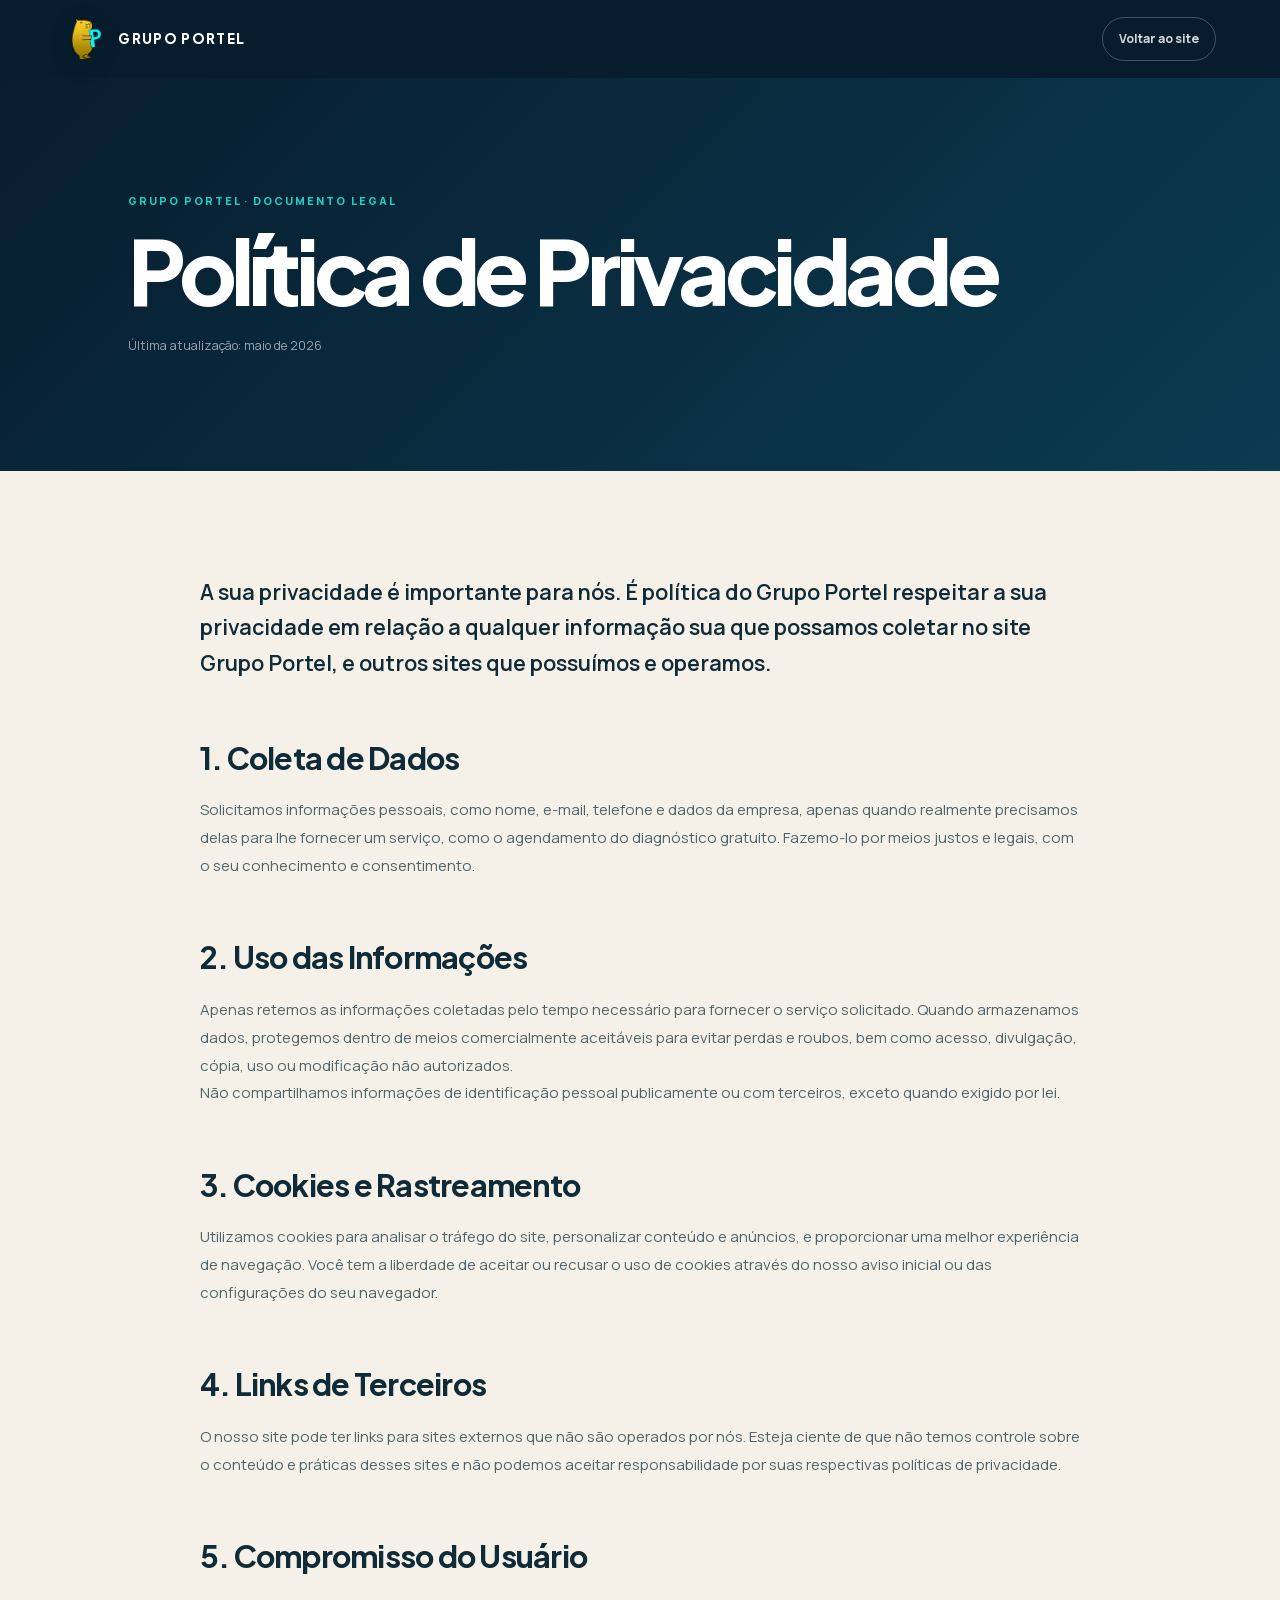
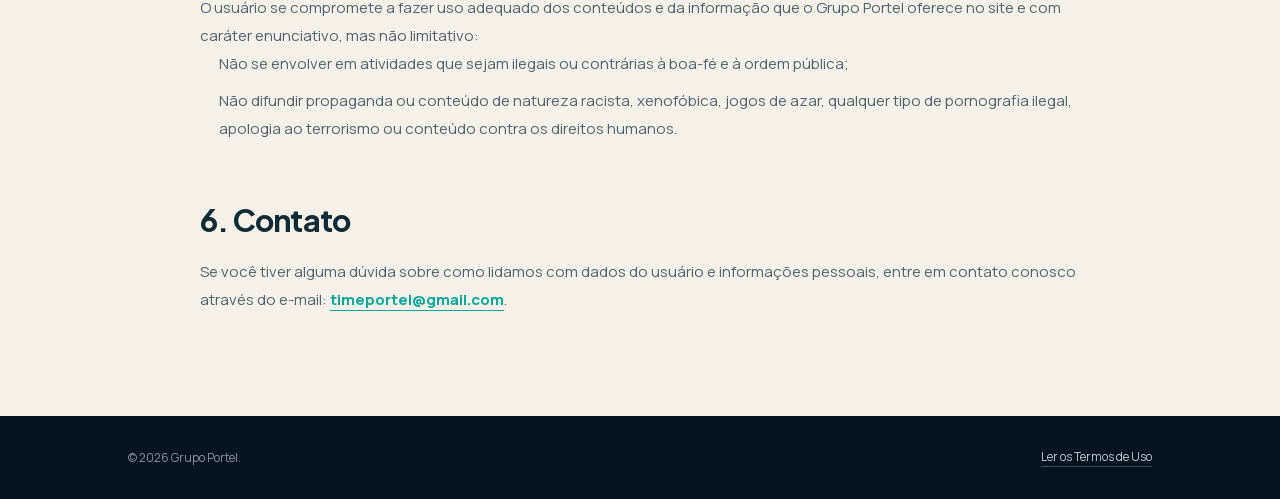
<file: privacidade/index.html>
<!DOCTYPE html><html lang="pt-BR"><head><meta http-equiv="Content-Security-Policy" content="default-src 'self'; script-src 'self' 'sha256-IGrblU1kVuCTnjhBGyZR1x8RGbT6hm/kh8HQ1/szN3Q=' 'sha256-seCevpJgnLLZqs6G/2zI2Mgyvowl2/eL6k6UQvQ7cbY=' 'sha256-x5lao5ZXlqSzkFZ3viSn+1vBBwAFVALGpuerwVPhCXM=' 'sha256-0kbX58llTIMUwzrG/9wg4NyhcguGDhOfFRz9dxh+GG8=' 'sha256-rncwhvR6IwOE6xRB06404DPsKea4Y8nG5F59kxkcmL8=' 'sha256-fMF3nCailwQV6E4WsOirA5hEc4lthOZDfpP+Vn/Sk3M=' 'sha256-MR5sjneosbb62HgUStEFIg9zxtaO3wBOEkdEgUgXSdI=' 'sha256-SPj7cgkH/DGytTOn+ulKYJr9DB/2SvLUDltPOo/gkkY=' 'sha256-u3GK8giEzEhgHS6SqVEJysimnKHIWjJ6EJgT7Kigfvc=' 'sha256-BpKxE4GD4Da0BWMHtK3GIomkhGHs/9lM72Bp2OmGZgc=' 'sha256-fU5XCeeXRvTX5tDaghqPJSRZ557J9kA6cIhoVjlUZFY=' 'sha256-TS3RFuYAfpiVLsc5vy5N5zvmguJ+iFvlWgFT6oMYdRU=' 'sha256-XJS/BPFtSMTNZme7bu+wWYqXPUSNV2gdiomzdoDsz20=' 'sha256-QcpfOA5DanALTHqRkntB8EtKdOtiy5XPnFQvWmUBeRs=' 'sha256-mpyH0HImRNtvG/3+Tqts7Wl3RsFSIeTz4Y2VKugKzDc=' 'sha256-LW26oJUcG9pZpVUikLKaij696V/Hlz/1xcsJzNvTyi8='; style-src 'self' 'unsafe-inline'; img-src 'self' data:; font-src 'self'; connect-src 'self'; form-action 'self'; object-src 'none'; base-uri 'none'; frame-src 'none'"/><meta charSet="utf-8"/><meta name="viewport" content="width=device-width, initial-scale=1"/><link rel="preload" href="/assets/logo-grupo-portel.png" as="image"/><link rel="stylesheet" href="/_next/static/css/index.C528u4CT.css" data-rsc-css-href="/_next/static/css/index.C528u4CT.css" data-precedence="vite-rsc/importer-resources"/><link rel="modulepreload" fetchPriority="low" href="/_next/static/chunks/index-public-content-v4.js"/><script src="/_next/static/chunks/rolldown-runtime-C60lm6uB.js" type="module" async=""></script><script src="/_next/static/chunks/framework-BgSIrAUN.js" type="module" async=""></script><link rel="preload" href="/assets/capy-transition-rough.png" as="image"/><link rel="preload" href="/assets/capy-walk-rough.png" as="image"/><link rel="modulepreload" href="/_next/static/chunks/layout-segment-context-public-v4.js" crossorigin=""/><title>Grupo Portel | Engenharia de Vendas</title><meta name="description" content="Encontramos onde a sua receita escapa e conectamos marca, marketing e vendas para transformar atenção em decisão, venda e recorrência."/><meta property="og:title" content="Grupo Portel | Engenharia de Vendas"/><meta property="og:description" content="Encontramos onde a sua receita escapa e conectamos marca, marketing e vendas para transformar atenção em decisão, venda e recorrência."/><meta property="og:type" content="website"/><meta property="og:image" content="https://grupoportel.com/og.png"/><meta property="og:image:width" content="1536"/><meta property="og:image:height" content="1024"/><meta property="og:image:alt" content="Grupo Portel — quatro estações da estruturação comercial"/><meta name="twitter:card" content="summary_large_image"/><meta name="twitter:title" content="Grupo Portel | Engenharia de Vendas"/><meta name="twitter:description" content="Encontramos onde a sua receita escapa e conectamos marca, marketing e vendas para transformar atenção em decisão, venda e recorrência."/><meta name="twitter:image" content="https://grupoportel.com/og.png"/><link rel="shortcut icon" href="/favicon-portel.png"/><link rel="icon" href="/favicon-portel.png" type="image/png"/><link rel="apple-touch-icon" href="/favicon-portel.png"/><link rel="preload" as="image" href="/assets/capy-transition-rough.png"/><link rel="preload" as="image" href="/assets/capy-walk-rough.png"/><script>Object.assign(((self[Symbol.for("vinext.navigationRuntime")]??={bootstrap:{routeManifest:null},functions:{}}).bootstrap.rsc??={rsc:[]}),{params:{},nav:{"pathname":"/privacidade","searchParams":[]}})</script><link rel="modulepreload" href="/_next/static/chunks/index-public-content-v4.js" />
<link rel="preload" href="/_next/static/_vinext_fonts/manrope-76eca2803f7f/manrope-81401990.woff2" as="font" type="font/woff2" crossorigin />
<link rel="preload" href="/_next/static/_vinext_fonts/plus-jakarta-sans-58677bc4e688/plus-jakarta-sans-be25729b.woff2" as="font" type="font/woff2" crossorigin />
<style data-vinext-fonts>/* cyrillic-ext */
@font-face {
  font-family: 'Manrope';
  font-style: normal;
  font-weight: 200 800;
  font-display: swap;
  src: url(/_next/static/_vinext_fonts/manrope-76eca2803f7f/manrope-37facb2a.woff2) format('woff2');
  unicode-range: U+0460-052F, U+1C80-1C8A, U+20B4, U+2DE0-2DFF, U+A640-A69F, U+FE2E-FE2F;
}
/* cyrillic */
@font-face {
  font-family: 'Manrope';
  font-style: normal;
  font-weight: 200 800;
  font-display: swap;
  src: url(/_next/static/_vinext_fonts/manrope-76eca2803f7f/manrope-c9a5f13c.woff2) format('woff2');
  unicode-range: U+0301, U+0400-045F, U+0490-0491, U+04B0-04B1, U+2116;
}
/* greek */
@font-face {
  font-family: 'Manrope';
  font-style: normal;
  font-weight: 200 800;
  font-display: swap;
  src: url(/_next/static/_vinext_fonts/manrope-76eca2803f7f/manrope-f00fa027.woff2) format('woff2');
  unicode-range: U+0370-0377, U+037A-037F, U+0384-038A, U+038C, U+038E-03A1, U+03A3-03FF;
}
/* vietnamese */
@font-face {
  font-family: 'Manrope';
  font-style: normal;
  font-weight: 200 800;
  font-display: swap;
  src: url(/_next/static/_vinext_fonts/manrope-76eca2803f7f/manrope-bd6e7fdc.woff2) format('woff2');
  unicode-range: U+0102-0103, U+0110-0111, U+0128-0129, U+0168-0169, U+01A0-01A1, U+01AF-01B0, U+0300-0301, U+0303-0304, U+0308-0309, U+0323, U+0329, U+1EA0-1EF9, U+20AB;
}
/* latin-ext */
@font-face {
  font-family: 'Manrope';
  font-style: normal;
  font-weight: 200 800;
  font-display: swap;
  src: url(/_next/static/_vinext_fonts/manrope-76eca2803f7f/manrope-76dcfc73.woff2) format('woff2');
  unicode-range: U+0100-02BA, U+02BD-02C5, U+02C7-02CC, U+02CE-02D7, U+02DD-02FF, U+0304, U+0308, U+0329, U+1D00-1DBF, U+1E00-1E9F, U+1EF2-1EFF, U+2020, U+20A0-20AB, U+20AD-20C0, U+2113, U+2C60-2C7F, U+A720-A7FF;
}
/* latin */
@font-face {
  font-family: 'Manrope';
  font-style: normal;
  font-weight: 200 800;
  font-display: swap;
  src: url(/_next/static/_vinext_fonts/manrope-76eca2803f7f/manrope-81401990.woff2) format('woff2');
  unicode-range: U+0000-00FF, U+0131, U+0152-0153, U+02BB-02BC, U+02C6, U+02DA, U+02DC, U+0304, U+0308, U+0329, U+2000-206F, U+20AC, U+2122, U+2191, U+2193, U+2212, U+2215, U+FEFF, U+FFFD;
}

@font-face {
  font-family: 'Manrope Fallback';
  src: local("Arial");
  ascent-override: 103.31%;
  descent-override: 29.07%;
  line-gap-override: 0.00%;
  size-adjust: 103.19%;
}

.__font_manrope_0lv6qco { font-family: 'Manrope', 'Manrope Fallback'; font-style: normal; }

.__variable_manrope_0lv6qco { --font-body: 'Manrope', 'Manrope Fallback'; }

/* cyrillic-ext */
@font-face {
  font-family: 'Plus Jakarta Sans';
  font-style: normal;
  font-weight: 200 800;
  font-display: swap;
  src: url(/_next/static/_vinext_fonts/plus-jakarta-sans-58677bc4e688/plus-jakarta-sans-9b76284e.woff2) format('woff2');
  unicode-range: U+0460-052F, U+1C80-1C8A, U+20B4, U+2DE0-2DFF, U+A640-A69F, U+FE2E-FE2F;
}
/* vietnamese */
@font-face {
  font-family: 'Plus Jakarta Sans';
  font-style: normal;
  font-weight: 200 800;
  font-display: swap;
  src: url(/_next/static/_vinext_fonts/plus-jakarta-sans-58677bc4e688/plus-jakarta-sans-35af93a0.woff2) format('woff2');
  unicode-range: U+0102-0103, U+0110-0111, U+0128-0129, U+0168-0169, U+01A0-01A1, U+01AF-01B0, U+0300-0301, U+0303-0304, U+0308-0309, U+0323, U+0329, U+1EA0-1EF9, U+20AB;
}
/* latin-ext */
@font-face {
  font-family: 'Plus Jakarta Sans';
  font-style: normal;
  font-weight: 200 800;
  font-display: swap;
  src: url(/_next/static/_vinext_fonts/plus-jakarta-sans-58677bc4e688/plus-jakarta-sans-305d441d.woff2) format('woff2');
  unicode-range: U+0100-02BA, U+02BD-02C5, U+02C7-02CC, U+02CE-02D7, U+02DD-02FF, U+0304, U+0308, U+0329, U+1D00-1DBF, U+1E00-1E9F, U+1EF2-1EFF, U+2020, U+20A0-20AB, U+20AD-20C0, U+2113, U+2C60-2C7F, U+A720-A7FF;
}
/* latin */
@font-face {
  font-family: 'Plus Jakarta Sans';
  font-style: normal;
  font-weight: 200 800;
  font-display: swap;
  src: url(/_next/static/_vinext_fonts/plus-jakarta-sans-58677bc4e688/plus-jakarta-sans-be25729b.woff2) format('woff2');
  unicode-range: U+0000-00FF, U+0131, U+0152-0153, U+02BB-02BC, U+02C6, U+02DA, U+02DC, U+0304, U+0308, U+0329, U+2000-206F, U+20AC, U+2122, U+2191, U+2193, U+2212, U+2215, U+FEFF, U+FFFD;
}

@font-face {
  font-family: 'Plus Jakarta Sans Fallback';
  src: local("Arial");
  ascent-override: 98.88%;
  descent-override: 21.15%;
  line-gap-override: 0.00%;
  size-adjust: 104.98%;
}

.__font_plus_jakarta_sans_1ftl9zn { font-family: 'Plus Jakarta Sans', 'Plus Jakarta Sans Fallback'; font-style: normal; }

.__variable_plus_jakarta_sans_1ftl9zn { --font-display: 'Plus Jakarta Sans', 'Plus Jakarta Sans Fallback'; }
</style>
<link rel="canonical" href="https://grupoportel.com/privacidade/"/></head><body class="__variable_manrope_0lv6qco __variable_plus_jakarta_sans_1ftl9zn"><main class="legal-page"><header class="legal-header"><a class="brand" href="/#inicio" aria-label="Grupo Portel — página inicial"><span class="brand-mark"><img src="/assets/logo-grupo-portel-192.webp" srcset="/assets/logo-grupo-portel-96.webp 96w, /assets/logo-grupo-portel-192.webp 192w, /assets/logo-grupo-portel-320.webp 320w" sizes="(max-width: 900px) 38px, 60px" width="385" height="386" alt=""/></span><span>GRUPO PORTEL</span></a><a class="legal-home-link" href="/#inicio">Voltar ao site</a></header><section class="legal-hero"><p>GRUPO PORTEL · DOCUMENTO LEGAL</p><h1>Política de Privacidade</h1><span>Última atualização: maio de 2026</span></section><article class="legal-content"><p>A sua privacidade é importante para nós. É política do Grupo Portel respeitar a sua privacidade em relação a qualquer informação sua que possamos coletar no site Grupo Portel, e outros sites que possuímos e operamos.</p><h2>1. Coleta de Dados</h2><p>Solicitamos informações pessoais, como nome, e-mail, telefone e dados da empresa, apenas quando realmente precisamos delas para lhe fornecer um serviço, como o agendamento do diagnóstico gratuito. Fazemo-lo por meios justos e legais, com o seu conhecimento e consentimento.</p><h2>2. Uso das Informações</h2><p>Apenas retemos as informações coletadas pelo tempo necessário para fornecer o serviço solicitado. Quando armazenamos dados, protegemos dentro de meios comercialmente aceitáveis para evitar perdas e roubos, bem como acesso, divulgação, cópia, uso ou modificação não autorizados.</p><p>Não compartilhamos informações de identificação pessoal publicamente ou com terceiros, exceto quando exigido por lei.</p><h2>3. Cookies e Rastreamento</h2><p>Utilizamos cookies para analisar o tráfego do site, personalizar conteúdo e anúncios, e proporcionar uma melhor experiência de navegação. Você tem a liberdade de aceitar ou recusar o uso de cookies através do nosso aviso inicial ou das configurações do seu navegador.</p><h2>4. Links de Terceiros</h2><p>O nosso site pode ter links para sites externos que não são operados por nós. Esteja ciente de que não temos controle sobre o conteúdo e práticas desses sites e não podemos aceitar responsabilidade por suas respectivas políticas de privacidade.</p><h2>5. Compromisso do Usuário</h2><p>O usuário se compromete a fazer uso adequado dos conteúdos e da informação que o Grupo Portel oferece no site e com caráter enunciativo, mas não limitativo:</p><ul><li>Não se envolver em atividades que sejam ilegais ou contrárias à boa-fé e à ordem pública;</li><li>Não difundir propaganda ou conteúdo de natureza racista, xenofóbica, jogos de azar, qualquer tipo de pornografia ilegal, apologia ao terrorismo ou conteúdo contra os direitos humanos.</li></ul><h2>6. Contato</h2><p>Se você tiver alguma dúvida sobre como lidamos com dados do usuário e informações pessoais, entre em contato conosco através do e-mail: <a href="mailto:timeportel@gmail.com">timeportel@gmail.com</a>.</p></article><footer class="legal-footer"><span>© 2026 Grupo Portel.</span><a href="/termos/">Ler os Termos de Uso</a></footer></main><script type="module" src="/_next/static/chunks/index-public-content-v4.js" id="_R_" async=""></script><script>((self[Symbol.for("vinext.navigationRuntime")]??={bootstrap:{routeManifest:null},functions:{}}).bootstrap.rsc??={rsc:[]}).rsc.push("2:I[\"8c0f216c4604\",[],\"Children\",1]\n")</script><script>((self[Symbol.for("vinext.navigationRuntime")]??={bootstrap:{routeManifest:null},functions:{}}).bootstrap.rsc??={rsc:[]}).rsc.push("3:I[\"593f344dc510\",[],\"GlobalErrorBoundary\",1]\n")</script><script>((self[Symbol.for("vinext.navigationRuntime")]??={bootstrap:{routeManifest:null},functions:{}}).bootstrap.rsc??={rsc:[]}).rsc.push("4:I[\"0b874ad30386\",[],\"default\",1]\n")</script><script>((self[Symbol.for("vinext.navigationRuntime")]??={bootstrap:{routeManifest:null},functions:{}}).bootstrap.rsc??={rsc:[]}).rsc.push("5:I[\"593f344dc510\",[],\"ErrorBoundary\",1]\n")</script><script>((self[Symbol.for("vinext.navigationRuntime")]??={bootstrap:{routeManifest:null},functions:{}}).bootstrap.rsc??={rsc:[]}).rsc.push("6:I[\"15c18cfaeeff\",[],\"LayoutSegmentProvider\",1]\n")</script><script>((self[Symbol.for("vinext.navigationRuntime")]??={bootstrap:{routeManifest:null},functions:{}}).bootstrap.rsc??={rsc:[]}).rsc.push("7:I[\"8c0f216c4604\",[],\"Slot\",1]\n")</script><script>((self[Symbol.for("vinext.navigationRuntime")]??={bootstrap:{routeManifest:null},functions:{}}).bootstrap.rsc??={rsc:[]}).rsc.push("8:I[\"9276801271d6\",[],\"AppRouterScrollTarget\",1]\n")</script><script>((self[Symbol.for("vinext.navigationRuntime")]??={bootstrap:{routeManifest:null},functions:{}}).bootstrap.rsc??={rsc:[]}).rsc.push("9:I[\"593f344dc510\",[],\"RedirectBoundary\",1]\n")</script><script>((self[Symbol.for("vinext.navigationRuntime")]??={bootstrap:{routeManifest:null},functions:{}}).bootstrap.rsc??={rsc:[]}).rsc.push(":HL[\"/_next/static/css/index.C528u4CT.css\",\"style\"     ]\n")</script><script>((self[Symbol.for("vinext.navigationRuntime")]??={bootstrap:{routeManifest:null},functions:{}}).bootstrap.rsc??={rsc:[]}).rsc.push(":HL[\"/assets/capy-transition-rough.png\",\"image\"]\n")</script><script>((self[Symbol.for("vinext.navigationRuntime")]??={bootstrap:{routeManifest:null},functions:{}}).bootstrap.rsc??={rsc:[]}).rsc.push(":HL[\"/assets/capy-walk-rough.png\",\"image\"]\n")</script><script>((self[Symbol.for("vinext.navigationRuntime")]??={bootstrap:{routeManifest:null},functions:{}}).bootstrap.rsc??={rsc:[]}).rsc.push("0:{\"__route\":\"route:/privacidade\",\"__interceptionContext\":null,\"__layoutIds\":[\"layout:/\"],\"__rootLayout\":\"/\",\"__sourcePage\":\"/privacidade/page\",\"page:/privacidade\":\"$L1\",\"layout:/\":[[[[\"$\",\"link\",\"css:/_next/static/css/index.C528u4CT.css\",{\"rel\":\"stylesheet\",\"precedence\":\"vite-rsc/importer-resources\",\"href\":\"/_next/static/css/index.C528u4CT.css\",\"data-rsc-css-href\":\"/_next/static/css/index.C528u4CT.css\"}],\"$undefined\"],[\"$\",\"html\",null,{\"lang\":\"pt-BR\",\"children\":[[\"$\",\"head\",null,{\"children\":[[\"$\",\"link\",null,{\"rel\":\"preload\",\"as\":\"image\",\"href\":\"/assets/capy-transition-rough.png\"}],[\"$\",\"link\",null,{\"rel\":\"preload\",\"as\":\"image\",\"href\":\"/assets/capy-walk-rough.png\"}]]}],[\"$\",\"body\",null,{\"className\":\"__variable_manrope_0lv6qco __variable_plus_jakarta_sans_1ftl9zn\",\"children\":[\"$\",\"$L2\",null,{}]}]]}]],null],\"route:/privacidade\":[[[\"$\",\"meta\",null,{\"charSet\":\"utf-8\"}],[[\"$\",\"title\",\"0\",{\"children\":\"Grupo Portel | Engenharia de Vendas\"}],[\"$\",\"meta\",\"1\",{\"name\":\"description\",\"content\":\"Encontramos onde a sua receita escapa e conectamos marca, marketing e vendas para transformar atenção em decisão, venda e recorrência.\"}],[\"$\",\"meta\",\"2\",{\"property\":\"og:title\",\"content\":\"Grupo Portel | Engenharia de Vendas\"}],[\"$\",\"meta\",\"3\",{\"property\":\"og:description\",\"content\":\"Encontramos onde a sua receita escapa e conectamos marca, marketing e vendas para transformar atenção em decisão, venda e recorrência.\"}],[\"$\",\"meta\",\"4\",{\"property\":\"og:type\",\"content\":\"website\"}],[\"$\",\"meta\",\"5\",{\"property\":\"og:image\",\"content\":\"https://grupoportel.com/og.png\"}],[\"$\",\"meta\",\"6\",{\"property\":\"og:image:width\",\"content\":\"1536\"}],[\"$\",\"meta\",\"7\",{\"property\":\"og:image:height\",\"content\":\"1024\"}],[\"$\",\"meta\",\"8\",{\"property\":\"og:image:alt\",\"content\":\"Grupo Portel — quatro estações da estruturação comercial\"}],[\"$\",\"meta\",\"9\",{\"name\":\"twitter:card\",\"content\":\"summary_large_image\"}],[\"$\",\"meta\",\"10\",{\"name\":\"twitter:title\",\"content\":\"Grupo Portel | Engenharia de Vendas\"}],[\"$\",\"meta\",\"11\",{\"name\":\"twitter:description\",\"content\":\"Encontramos onde a sua receita escapa e conectamos marca, marketing e vendas para transformar atenção em decisão, venda e recorrência.\"}],[\"$\",\"meta\",\"12\",{\"name\":\"twitter:image\",\"content\":\"https://grupoportel.com/og.png\"}],[\"$\",\"link\",\"13\",{\"rel\":\"shortcut icon\",\"href\":\"/favicon-portel.png\"}],[\"$\",\"link\",\"14\",{\"rel\":\"icon\",\"href\":\"/favicon-portel.png\",\"type\":\"image/png\"}],[\"$\",\"link\",\"15\",{\"rel\":\"apple-touch-icon\",\"href\":\"/favicon-portel.png\"}]],[[\"$\",\"meta\",\"0\",{\"name\":\"viewport\",\"content\":\"width=device-width, initial-scale=1\"}]]],[\"$\",\"$L3\",null,{\"fallback\":\"$4\",\"children\":[\"$\",\"$L5\",null,{\"fallback\":\"$4\",\"children\":[\"$\",\"$L6\",null,{\"providerId\":\"layout:/\",\"segmentMap\":{\"children\":[\"privacidade\"]},\"children\":[\"$\",\"$L7\",null,{\"id\":\"layout:/\",\"parallelSlots\":\"$undefined\",\"children\":[\"$\",\"$L8\",null,{\"children\":[\"$\",\"$L9\",null,{\"children\":[[\"$\",\"$L6\",null,{\"providerId\":\"page:/privacidade\",\"segmentMap\":{\"children\":[\"__PAGE__\"]},\"children\":[\"$\",\"$L7\",null,{\"id\":\"page:/privacidade\"}]}],null]}]}]}]}]}]}],null,null],\"__layoutFlags\":{\"layout:/\":\"s\"},\"__artifactCompatibility\":{\"schemaVersion\":1,\"graphVersion\":\"app-route-graph:e624e10433187079\",\"deploymentVersion\":\"eda1e6bf-291e-41cd-b1f5-90663b16c5d6\",\"appElementsSchemaVersion\":1,\"rscPayloadSchemaVersion\":1,\"rootBoundaryId\":\"/\",\"renderEpoch\":null},\"__renderObservation\":{\"schemaVersion\":1,\"output\":{\"kind\":\"app-rsc\",\"mountedSlotsFingerprint\":null,\"renderEpoch\":null,\"rootBoundaryId\":\"/\",\"routeId\":\"route:/privacidade\"},\"completeness\":\"partial\",\"boundaryOutcome\":{\"kind\":\"unknown\"},\"requestApis\":[{\"kind\":\"connection\",\"status\":\"unknown\"},{\"kind\":\"cookies\",\"status\":\"unknown\"},{\"kind\":\"draftMode\",\"status\":\"unknown\"},{\"kind\":\"headers\",\"status\":\"unknown\"},{\"kind\":\"params\",\"status\":\"unknown\"},{\"kind\":\"searchParams\",\"status\":\"unknown\"}],\"dynamicFetches\":[],\"cacheTags\":[\"/privacidade\",\"_N_T_/layout\",\"_N_T_/privacidade\",\"_N_T_/privacidade/layout\",\"_N_T_/privacidade/page\"],\"pathTags\":[\"/privacidade\"],\"cacheability\":\"unknown\",\"downgrade\":{\"target\":\"freshRender\",\"reasons\":[{\"code\":\"CP_DOWNGRADE_CACHEABILITY_UNKNOWN\",\"target\":\"freshRender\"},{\"code\":\"CP_DOWNGRADE_INCOMPLETE_OBSERVATION\",\"completeness\":\"partial\",\"target\":\"freshRender\"},{\"code\":\"CP_DOWNGRADE_UNKNOWN_REQUEST_API\",\"requestApi\":\"connection\",\"target\":\"freshRender\"},{\"code\":\"CP_DOWNGRADE_UNKNOWN_REQUEST_API\",\"requestApi\":\"cookies\",\"target\":\"freshRender\"},{\"code\":\"CP_DOWNGRADE_UNKNOWN_REQUEST_API\",\"requestApi\":\"draftMode\",\"target\":\"freshRender\"},{\"code\":\"CP_DOWNGRADE_UNKNOWN_REQUEST_API\",\"requestApi\":\"headers\",\"target\":\"freshRender\"},{\"code\":\"CP_DOWNGRADE_UNKNOWN_REQUEST_API\",\"requestApi\":\"params\",\"target\":\"freshRender\"},{\"code\":\"CP_DOWNGRADE_UNKNOWN_REQUEST_API\",\"requestApi\":\"searchParams\",\"target\":\"freshRender\"}],\"fallback\":{\"kind\":\"breakerFallback\",\"code\":\"CP_PRIVATE_DYNAMIC_DOWNGRADE\",\"mode\":\"renderFresh\",\"scope\":\"affectedOutput\",\"fields\":{\"reasonCodes\":[\"CP_DOWNGRADE_CACHEABILITY_UNKNOWN\",\"CP_DOWNGRADE_INCOMPLETE_OBSERVATION\",\"CP_DOWNGRADE_UNKNOWN_REQUEST_API\",\"CP_DOWNGRADE_UNKNOWN_REQUEST_API\",\"CP_DOWNGRADE_UNKNOWN_REQUEST_API\",\"CP_DOWNGRADE_UNKNOWN_REQUEST_API\",\"CP_DOWNGRADE_UNKNOWN_REQUEST_API\",\"CP_DOWNGRADE_UNKNOWN_REQUEST_API\"],\"target\":\"freshRender\"}},\"isPublicCacheCandidate\":false}}}\n")</script><script>((self[Symbol.for("vinext.navigationRuntime")]??={bootstrap:{routeManifest:null},functions:{}}).bootstrap.rsc??={rsc:[]}).rsc.push(":HL[\"/assets/logo-grupo-portel.png\",\"image\"]\n")</script><script>((self[Symbol.for("vinext.navigationRuntime")]??={bootstrap:{routeManifest:null},functions:{}}).bootstrap.rsc??={rsc:[]}).rsc.push("1:[\"$\",\"main\",null,{\"className\":\"legal-page\",\"children\":[[\"$\",\"header\",null,{\"className\":\"legal-header\",\"children\":[[\"$\",\"a\",null,{\"className\":\"brand\",\"href\":\"/#inicio\",\"aria-label\":\"Grupo Portel — página inicial\",\"children\":[[\"$\",\"span\",null,{\"className\":\"brand-mark\",\"children\":[\"$\",\"img\",null,{\"src\":\"/assets/logo-grupo-portel.png\",\"alt\":\"\"}]}],[\"$\",\"span\",null,{\"children\":\"GRUPO PORTEL\"}]]}],[\"$\",\"a\",null,{\"className\":\"legal-home-link\",\"href\":\"/#inicio\",\"children\":\"Voltar ao site\"}]]}],[\"$\",\"section\",null,{\"className\":\"legal-hero\",\"children\":[[\"$\",\"p\",null,{\"children\":\"GRUPO PORTEL · DOCUMENTO LEGAL\"}],[\"$\",\"h1\",null,{\"children\":\"Política de Privacidade\"}],[\"$\",\"span\",null,{\"children\":\"Última atualização: maio de 2026\"}]]}],[\"$\",\"article\",null,{\"className\":\"legal-content\",\"children\":[[\"$\",\"p\",null,{\"children\":\"A sua privacidade é importante para nós. É política do Grupo Portel respeitar a sua privacidade em relação a qualquer informação sua que possamos coletar no site Grupo Portel, e outros sites que possuímos e operamos.\"}],[\"$\",\"h2\",null,{\"children\":\"1. Coleta de Dados\"}],[\"$\",\"p\",null,{\"children\":\"Solicitamos informações pessoais, como nome, e-mail, telefone e dados da empresa, apenas quando realmente precisamos delas para lhe fornecer um serviço, como o agendamento do diagnóstico gratuito. Fazemo-lo por meios justos e legais, com o seu conhecimento e consentimento.\"}],[\"$\",\"h2\",null,{\"children\":\"2. Uso das Informações\"}],[\"$\",\"p\",null,{\"children\":\"Apenas retemos as informações coletadas pelo tempo necessário para fornecer o serviço solicitado. Quando armazenamos dados, protegemos dentro de meios comercialmente aceitáveis para evitar perdas e roubos, bem como acesso, divulgação, cópia, uso ou modificação não autorizados.\"}],[\"$\",\"p\",null,{\"children\":\"Não compartilhamos informações de identificação pessoal publicamente ou com terceiros, exceto quando exigido por lei.\"}],[\"$\",\"h2\",null,{\"children\":\"3. Cookies e Rastreamento\"}],[\"$\",\"p\",null,{\"children\":\"Utilizamos cookies para analisar o tráfego do site, personalizar conteúdo e anúncios, e proporcionar uma melhor experiência de navegação. Você tem a liberdade de aceitar ou recusar o uso de cookies através do nosso aviso inicial ou das configurações do seu navegador.\"}],[\"$\",\"h2\",null,{\"children\":\"4. Links de Terceiros\"}],[\"$\",\"p\",null,{\"children\":\"O nosso site pode ter links para sites externos que não são operados por nós. Esteja ciente de que não temos controle sobre o conteúdo e práticas desses sites e não podemos aceitar responsabilidade por suas respectivas políticas de privacidade.\"}],[\"$\",\"h2\",null,{\"children\":\"5. Compromisso do Usuário\"}],[\"$\",\"p\",null,{\"children\":\"O usuário se compromete a fazer uso adequado dos conteúdos e da informação que o Grupo Portel oferece no site e com caráter enunciativo, mas não limitativo:\"}],[\"$\",\"ul\",null,{\"children\":[[\"$\",\"li\",null,{\"children\":\"Não se envolver em atividades que sejam ilegais ou contrárias à boa-fé e à ordem pública;\"}],[\"$\",\"li\",null,{\"children\":\"Não difundir propaganda ou conteúdo de natureza racista, xenofóbica, jogos de azar, qualquer tipo de pornografia ilegal, apologia ao terrorismo ou conteúdo contra os direitos humanos.\"}]]}],[\"$\",\"h2\",null,{\"children\":\"6. Contato\"}],[\"$\",\"p\",null,{\"children\":[\"Se você tiver alguma dúvida sobre como lidamos com dados do usuário e informações pessoais, entre em contato conosco através do e-mail: \",[\"$\",\"a\",null,{\"href\":\"mailto:timeportel@gmail.com\",\"children\":\"timeportel@gmail.com\"}],\".\"]}]]}],[\"$\",\"footer\",null,{\"className\":\"legal-footer\",\"children\":[[\"$\",\"span\",null,{\"children\":\"© 2026 Grupo Portel.\"}],[\"$\",\"a\",null,{\"href\":\"/termos/\",\"children\":\"Ler os Termos de Uso\"}]]}]]}]\n")</script><script>Object.assign(((self[Symbol.for("vinext.navigationRuntime")]??={bootstrap:{routeManifest:null},functions:{}}).bootstrap.rsc??={rsc:[]}),{"initialCacheKind":"static"});((self[Symbol.for("vinext.navigationRuntime")]??={bootstrap:{routeManifest:null},functions:{}}).bootstrap.rsc??={rsc:[]}).done=true</script></body></html>
</file>
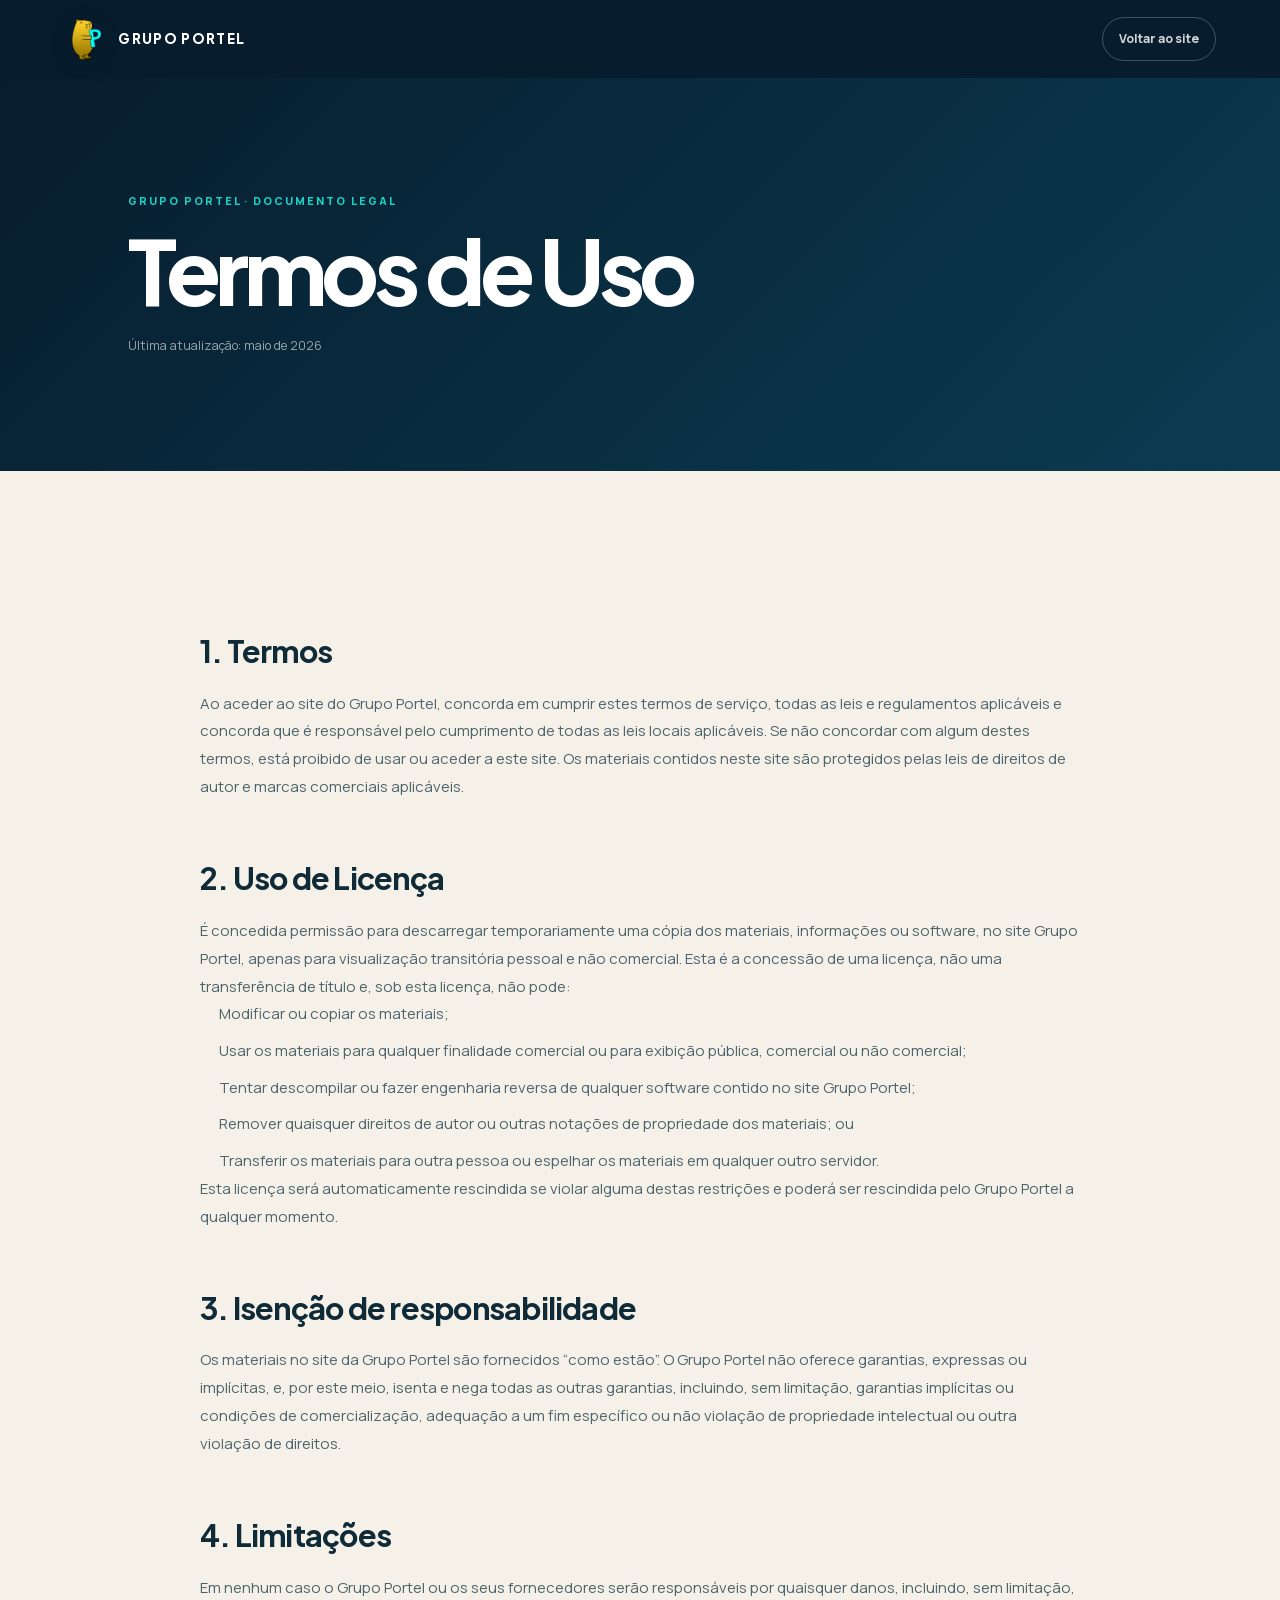
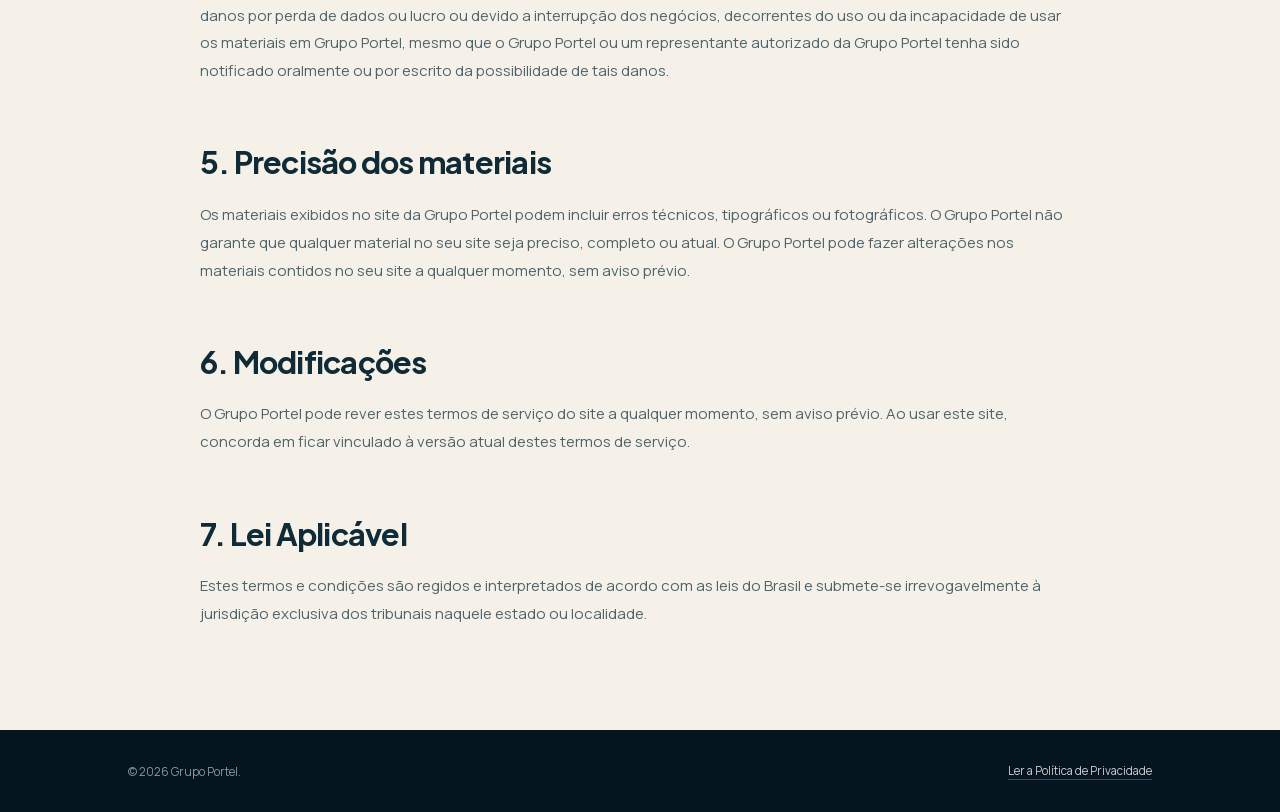
<file: termos/index.html>
<!DOCTYPE html><html lang="pt-BR"><head><meta http-equiv="Content-Security-Policy" content="default-src 'self'; script-src 'self' 'sha256-FH+4kZCBtbZ5e+ig6Mk3sIGNnmJmkv3bG2omILXZqDA=' 'sha256-seCevpJgnLLZqs6G/2zI2Mgyvowl2/eL6k6UQvQ7cbY=' 'sha256-x5lao5ZXlqSzkFZ3viSn+1vBBwAFVALGpuerwVPhCXM=' 'sha256-0kbX58llTIMUwzrG/9wg4NyhcguGDhOfFRz9dxh+GG8=' 'sha256-rncwhvR6IwOE6xRB06404DPsKea4Y8nG5F59kxkcmL8=' 'sha256-fMF3nCailwQV6E4WsOirA5hEc4lthOZDfpP+Vn/Sk3M=' 'sha256-MR5sjneosbb62HgUStEFIg9zxtaO3wBOEkdEgUgXSdI=' 'sha256-SPj7cgkH/DGytTOn+ulKYJr9DB/2SvLUDltPOo/gkkY=' 'sha256-u3GK8giEzEhgHS6SqVEJysimnKHIWjJ6EJgT7Kigfvc=' 'sha256-BpKxE4GD4Da0BWMHtK3GIomkhGHs/9lM72Bp2OmGZgc=' 'sha256-fU5XCeeXRvTX5tDaghqPJSRZ557J9kA6cIhoVjlUZFY=' 'sha256-TS3RFuYAfpiVLsc5vy5N5zvmguJ+iFvlWgFT6oMYdRU=' 'sha256-DScOqaLoMxTrdNY5+lLZQ1XTwjQn+ducQ8mIJz+Wq4Y=' 'sha256-QcpfOA5DanALTHqRkntB8EtKdOtiy5XPnFQvWmUBeRs=' 'sha256-hIN1TnSJKLuYWmH/BQTSVmLZY3b5V6afigL/Vnc597o=' 'sha256-SVbrZBrE7BYrjoj8vAPviKH1gKtAaNjRzsXgSf0zipA=' 'sha256-VsU1w+F2DHgVFj3OFb40NKFfi26+9xTND7HqqXZLEbo=' 'sha256-nuez7IqpT3VpsckqmiKT4VpyulAe8MTUCkKK4yRem9A=' 'sha256-bZnR9jJJls4hL9r1sdyXoxzDrXjJUy9xaX/zu7+bd1c=' 'sha256-OUBYelWyllSrVEnNKnobd3xG2Ggy/jw+SpXJHVD8rgo=' 'sha256-LW26oJUcG9pZpVUikLKaij696V/Hlz/1xcsJzNvTyi8='; style-src 'self' 'unsafe-inline'; img-src 'self' data:; font-src 'self'; connect-src 'self'; form-action 'self'; object-src 'none'; base-uri 'none'; frame-src 'none'"/><meta charSet="utf-8"/><meta name="viewport" content="width=device-width, initial-scale=1"/><link rel="preload" href="/assets/logo-grupo-portel.png" as="image"/><link rel="stylesheet" href="/_next/static/css/index.C528u4CT.css" data-rsc-css-href="/_next/static/css/index.C528u4CT.css" data-precedence="vite-rsc/importer-resources"/><link rel="modulepreload" fetchPriority="low" href="/_next/static/chunks/index-public-content-v4.js"/><script src="/_next/static/chunks/rolldown-runtime-C60lm6uB.js" type="module" async=""></script><script src="/_next/static/chunks/framework-BgSIrAUN.js" type="module" async=""></script><link rel="preload" href="/assets/capy-transition-rough.png" as="image"/><link rel="preload" href="/assets/capy-walk-rough.png" as="image"/><link rel="modulepreload" href="/_next/static/chunks/layout-segment-context-public-v4.js" crossorigin=""/><title>Grupo Portel | Engenharia de Vendas</title><meta name="description" content="Encontramos onde a sua receita escapa e conectamos marca, marketing e vendas para transformar atenção em decisão, venda e recorrência."/><meta property="og:title" content="Grupo Portel | Engenharia de Vendas"/><meta property="og:description" content="Encontramos onde a sua receita escapa e conectamos marca, marketing e vendas para transformar atenção em decisão, venda e recorrência."/><meta property="og:type" content="website"/><meta property="og:image" content="https://grupoportel.com/og.png"/><meta property="og:image:width" content="1536"/><meta property="og:image:height" content="1024"/><meta property="og:image:alt" content="Grupo Portel — quatro estações da estruturação comercial"/><meta name="twitter:card" content="summary_large_image"/><meta name="twitter:title" content="Grupo Portel | Engenharia de Vendas"/><meta name="twitter:description" content="Encontramos onde a sua receita escapa e conectamos marca, marketing e vendas para transformar atenção em decisão, venda e recorrência."/><meta name="twitter:image" content="https://grupoportel.com/og.png"/><link rel="shortcut icon" href="/favicon-portel.png"/><link rel="icon" href="/favicon-portel.png" type="image/png"/><link rel="apple-touch-icon" href="/favicon-portel.png"/><link rel="preload" as="image" href="/assets/capy-transition-rough.png"/><link rel="preload" as="image" href="/assets/capy-walk-rough.png"/><script>Object.assign(((self[Symbol.for("vinext.navigationRuntime")]??={bootstrap:{routeManifest:null},functions:{}}).bootstrap.rsc??={rsc:[]}),{params:{},nav:{"pathname":"/termos","searchParams":[]}})</script><link rel="modulepreload" href="/_next/static/chunks/index-public-content-v4.js" />
<link rel="preload" href="/_next/static/_vinext_fonts/manrope-76eca2803f7f/manrope-81401990.woff2" as="font" type="font/woff2" crossorigin />
<link rel="preload" href="/_next/static/_vinext_fonts/plus-jakarta-sans-58677bc4e688/plus-jakarta-sans-be25729b.woff2" as="font" type="font/woff2" crossorigin />
<style data-vinext-fonts>/* cyrillic-ext */
@font-face {
  font-family: 'Manrope';
  font-style: normal;
  font-weight: 200 800;
  font-display: swap;
  src: url(/_next/static/_vinext_fonts/manrope-76eca2803f7f/manrope-37facb2a.woff2) format('woff2');
  unicode-range: U+0460-052F, U+1C80-1C8A, U+20B4, U+2DE0-2DFF, U+A640-A69F, U+FE2E-FE2F;
}
/* cyrillic */
@font-face {
  font-family: 'Manrope';
  font-style: normal;
  font-weight: 200 800;
  font-display: swap;
  src: url(/_next/static/_vinext_fonts/manrope-76eca2803f7f/manrope-c9a5f13c.woff2) format('woff2');
  unicode-range: U+0301, U+0400-045F, U+0490-0491, U+04B0-04B1, U+2116;
}
/* greek */
@font-face {
  font-family: 'Manrope';
  font-style: normal;
  font-weight: 200 800;
  font-display: swap;
  src: url(/_next/static/_vinext_fonts/manrope-76eca2803f7f/manrope-f00fa027.woff2) format('woff2');
  unicode-range: U+0370-0377, U+037A-037F, U+0384-038A, U+038C, U+038E-03A1, U+03A3-03FF;
}
/* vietnamese */
@font-face {
  font-family: 'Manrope';
  font-style: normal;
  font-weight: 200 800;
  font-display: swap;
  src: url(/_next/static/_vinext_fonts/manrope-76eca2803f7f/manrope-bd6e7fdc.woff2) format('woff2');
  unicode-range: U+0102-0103, U+0110-0111, U+0128-0129, U+0168-0169, U+01A0-01A1, U+01AF-01B0, U+0300-0301, U+0303-0304, U+0308-0309, U+0323, U+0329, U+1EA0-1EF9, U+20AB;
}
/* latin-ext */
@font-face {
  font-family: 'Manrope';
  font-style: normal;
  font-weight: 200 800;
  font-display: swap;
  src: url(/_next/static/_vinext_fonts/manrope-76eca2803f7f/manrope-76dcfc73.woff2) format('woff2');
  unicode-range: U+0100-02BA, U+02BD-02C5, U+02C7-02CC, U+02CE-02D7, U+02DD-02FF, U+0304, U+0308, U+0329, U+1D00-1DBF, U+1E00-1E9F, U+1EF2-1EFF, U+2020, U+20A0-20AB, U+20AD-20C0, U+2113, U+2C60-2C7F, U+A720-A7FF;
}
/* latin */
@font-face {
  font-family: 'Manrope';
  font-style: normal;
  font-weight: 200 800;
  font-display: swap;
  src: url(/_next/static/_vinext_fonts/manrope-76eca2803f7f/manrope-81401990.woff2) format('woff2');
  unicode-range: U+0000-00FF, U+0131, U+0152-0153, U+02BB-02BC, U+02C6, U+02DA, U+02DC, U+0304, U+0308, U+0329, U+2000-206F, U+20AC, U+2122, U+2191, U+2193, U+2212, U+2215, U+FEFF, U+FFFD;
}

@font-face {
  font-family: 'Manrope Fallback';
  src: local("Arial");
  ascent-override: 103.31%;
  descent-override: 29.07%;
  line-gap-override: 0.00%;
  size-adjust: 103.19%;
}

.__font_manrope_0lv6qco { font-family: 'Manrope', 'Manrope Fallback'; font-style: normal; }

.__variable_manrope_0lv6qco { --font-body: 'Manrope', 'Manrope Fallback'; }

/* cyrillic-ext */
@font-face {
  font-family: 'Plus Jakarta Sans';
  font-style: normal;
  font-weight: 200 800;
  font-display: swap;
  src: url(/_next/static/_vinext_fonts/plus-jakarta-sans-58677bc4e688/plus-jakarta-sans-9b76284e.woff2) format('woff2');
  unicode-range: U+0460-052F, U+1C80-1C8A, U+20B4, U+2DE0-2DFF, U+A640-A69F, U+FE2E-FE2F;
}
/* vietnamese */
@font-face {
  font-family: 'Plus Jakarta Sans';
  font-style: normal;
  font-weight: 200 800;
  font-display: swap;
  src: url(/_next/static/_vinext_fonts/plus-jakarta-sans-58677bc4e688/plus-jakarta-sans-35af93a0.woff2) format('woff2');
  unicode-range: U+0102-0103, U+0110-0111, U+0128-0129, U+0168-0169, U+01A0-01A1, U+01AF-01B0, U+0300-0301, U+0303-0304, U+0308-0309, U+0323, U+0329, U+1EA0-1EF9, U+20AB;
}
/* latin-ext */
@font-face {
  font-family: 'Plus Jakarta Sans';
  font-style: normal;
  font-weight: 200 800;
  font-display: swap;
  src: url(/_next/static/_vinext_fonts/plus-jakarta-sans-58677bc4e688/plus-jakarta-sans-305d441d.woff2) format('woff2');
  unicode-range: U+0100-02BA, U+02BD-02C5, U+02C7-02CC, U+02CE-02D7, U+02DD-02FF, U+0304, U+0308, U+0329, U+1D00-1DBF, U+1E00-1E9F, U+1EF2-1EFF, U+2020, U+20A0-20AB, U+20AD-20C0, U+2113, U+2C60-2C7F, U+A720-A7FF;
}
/* latin */
@font-face {
  font-family: 'Plus Jakarta Sans';
  font-style: normal;
  font-weight: 200 800;
  font-display: swap;
  src: url(/_next/static/_vinext_fonts/plus-jakarta-sans-58677bc4e688/plus-jakarta-sans-be25729b.woff2) format('woff2');
  unicode-range: U+0000-00FF, U+0131, U+0152-0153, U+02BB-02BC, U+02C6, U+02DA, U+02DC, U+0304, U+0308, U+0329, U+2000-206F, U+20AC, U+2122, U+2191, U+2193, U+2212, U+2215, U+FEFF, U+FFFD;
}

@font-face {
  font-family: 'Plus Jakarta Sans Fallback';
  src: local("Arial");
  ascent-override: 98.88%;
  descent-override: 21.15%;
  line-gap-override: 0.00%;
  size-adjust: 104.98%;
}

.__font_plus_jakarta_sans_1ftl9zn { font-family: 'Plus Jakarta Sans', 'Plus Jakarta Sans Fallback'; font-style: normal; }

.__variable_plus_jakarta_sans_1ftl9zn { --font-display: 'Plus Jakarta Sans', 'Plus Jakarta Sans Fallback'; }
</style>
<link rel="canonical" href="https://grupoportel.com/termos/"/></head><body class="__variable_manrope_0lv6qco __variable_plus_jakarta_sans_1ftl9zn"><main class="legal-page"><header class="legal-header"><a class="brand" href="/#inicio" aria-label="Grupo Portel — página inicial"><span class="brand-mark"><img src="/assets/logo-grupo-portel-192.webp" srcset="/assets/logo-grupo-portel-96.webp 96w, /assets/logo-grupo-portel-192.webp 192w, /assets/logo-grupo-portel-320.webp 320w" sizes="(max-width: 900px) 38px, 60px" width="385" height="386" alt=""/></span><span>GRUPO PORTEL</span></a><a class="legal-home-link" href="/#inicio">Voltar ao site</a></header><section class="legal-hero"><p>GRUPO PORTEL · DOCUMENTO LEGAL</p><h1>Termos de Uso</h1><span>Última atualização: maio de 2026</span></section><article class="legal-content"><h2>1. Termos</h2><p>Ao aceder ao site do Grupo Portel, concorda em cumprir estes termos de serviço, todas as leis e regulamentos aplicáveis e concorda que é responsável pelo cumprimento de todas as leis locais aplicáveis. Se não concordar com algum destes termos, está proibido de usar ou aceder a este site. Os materiais contidos neste site são protegidos pelas leis de direitos de autor e marcas comerciais aplicáveis.</p><h2>2. Uso de Licença</h2><p>É concedida permissão para descarregar temporariamente uma cópia dos materiais, informações ou software, no site Grupo Portel, apenas para visualização transitória pessoal e não comercial. Esta é a concessão de uma licença, não uma transferência de título e, sob esta licença, não pode:</p><ul><li>Modificar ou copiar os materiais;</li><li>Usar os materiais para qualquer finalidade comercial ou para exibição pública, comercial ou não comercial;</li><li>Tentar descompilar ou fazer engenharia reversa de qualquer software contido no site Grupo Portel;</li><li>Remover quaisquer direitos de autor ou outras notações de propriedade dos materiais; ou</li><li>Transferir os materiais para outra pessoa ou espelhar os materiais em qualquer outro servidor.</li></ul><p>Esta licença será automaticamente rescindida se violar alguma destas restrições e poderá ser rescindida pelo Grupo Portel a qualquer momento.</p><h2>3. Isenção de responsabilidade</h2><p>Os materiais no site da Grupo Portel são fornecidos “como estão”. O Grupo Portel não oferece garantias, expressas ou implícitas, e, por este meio, isenta e nega todas as outras garantias, incluindo, sem limitação, garantias implícitas ou condições de comercialização, adequação a um fim específico ou não violação de propriedade intelectual ou outra violação de direitos.</p><h2>4. Limitações</h2><p>Em nenhum caso o Grupo Portel ou os seus fornecedores serão responsáveis por quaisquer danos, incluindo, sem limitação, danos por perda de dados ou lucro ou devido a interrupção dos negócios, decorrentes do uso ou da incapacidade de usar os materiais em Grupo Portel, mesmo que o Grupo Portel ou um representante autorizado da Grupo Portel tenha sido notificado oralmente ou por escrito da possibilidade de tais danos.</p><h2>5. Precisão dos materiais</h2><p>Os materiais exibidos no site da Grupo Portel podem incluir erros técnicos, tipográficos ou fotográficos. O Grupo Portel não garante que qualquer material no seu site seja preciso, completo ou atual. O Grupo Portel pode fazer alterações nos materiais contidos no seu site a qualquer momento, sem aviso prévio.</p><h2>6. Modificações</h2><p>O Grupo Portel pode rever estes termos de serviço do site a qualquer momento, sem aviso prévio. Ao usar este site, concorda em ficar vinculado à versão atual destes termos de serviço.</p><h2>7. Lei Aplicável</h2><p>Estes termos e condições são regidos e interpretados de acordo com as leis do Brasil e submete-se irrevogavelmente à jurisdição exclusiva dos tribunais naquele estado ou localidade.</p></article><footer class="legal-footer"><span>© 2026 Grupo Portel.</span><a href="/privacidade/">Ler a Política de Privacidade</a></footer></main><script type="module" src="/_next/static/chunks/index-public-content-v4.js" id="_R_" async=""></script><script>((self[Symbol.for("vinext.navigationRuntime")]??={bootstrap:{routeManifest:null},functions:{}}).bootstrap.rsc??={rsc:[]}).rsc.push("2:I[\"8c0f216c4604\",[],\"Children\",1]\n")</script><script>((self[Symbol.for("vinext.navigationRuntime")]??={bootstrap:{routeManifest:null},functions:{}}).bootstrap.rsc??={rsc:[]}).rsc.push("3:I[\"593f344dc510\",[],\"GlobalErrorBoundary\",1]\n")</script><script>((self[Symbol.for("vinext.navigationRuntime")]??={bootstrap:{routeManifest:null},functions:{}}).bootstrap.rsc??={rsc:[]}).rsc.push("4:I[\"0b874ad30386\",[],\"default\",1]\n")</script><script>((self[Symbol.for("vinext.navigationRuntime")]??={bootstrap:{routeManifest:null},functions:{}}).bootstrap.rsc??={rsc:[]}).rsc.push("5:I[\"593f344dc510\",[],\"ErrorBoundary\",1]\n")</script><script>((self[Symbol.for("vinext.navigationRuntime")]??={bootstrap:{routeManifest:null},functions:{}}).bootstrap.rsc??={rsc:[]}).rsc.push("6:I[\"15c18cfaeeff\",[],\"LayoutSegmentProvider\",1]\n")</script><script>((self[Symbol.for("vinext.navigationRuntime")]??={bootstrap:{routeManifest:null},functions:{}}).bootstrap.rsc??={rsc:[]}).rsc.push("7:I[\"8c0f216c4604\",[],\"Slot\",1]\n")</script><script>((self[Symbol.for("vinext.navigationRuntime")]??={bootstrap:{routeManifest:null},functions:{}}).bootstrap.rsc??={rsc:[]}).rsc.push("8:I[\"9276801271d6\",[],\"AppRouterScrollTarget\",1]\n")</script><script>((self[Symbol.for("vinext.navigationRuntime")]??={bootstrap:{routeManifest:null},functions:{}}).bootstrap.rsc??={rsc:[]}).rsc.push("9:I[\"593f344dc510\",[],\"RedirectBoundary\",1]\n")</script><script>((self[Symbol.for("vinext.navigationRuntime")]??={bootstrap:{routeManifest:null},functions:{}}).bootstrap.rsc??={rsc:[]}).rsc.push(":HL[\"/_next/static/css/index.C528u4CT.css\",\"style\"     ]\n")</script><script>((self[Symbol.for("vinext.navigationRuntime")]??={bootstrap:{routeManifest:null},functions:{}}).bootstrap.rsc??={rsc:[]}).rsc.push(":HL[\"/assets/capy-transition-rough.png\",\"image\"]\n")</script><script>((self[Symbol.for("vinext.navigationRuntime")]??={bootstrap:{routeManifest:null},functions:{}}).bootstrap.rsc??={rsc:[]}).rsc.push(":HL[\"/assets/capy-walk-rough.png\",\"image\"]\n")</script><script>((self[Symbol.for("vinext.navigationRuntime")]??={bootstrap:{routeManifest:null},functions:{}}).bootstrap.rsc??={rsc:[]}).rsc.push("0:{\"__route\":\"route:/termos\",\"__interceptionContext\":null,\"__layoutIds\":[\"layout:/\"],\"__rootLayout\":\"/\",\"__sourcePage\":\"/termos/page\",\"page:/termos\":\"$L1\",\"layout:/\":[[[[\"$\",\"link\",\"css:/_next/static/css/index.C528u4CT.css\",{\"rel\":\"stylesheet\",\"precedence\":\"vite-rsc/importer-resources\",\"href\":\"/_next/static/css/index.C528u4CT.css\",\"data-rsc-css-href\":\"/_next/static/css/index.C528u4CT.css\"}],\"$undefined\"],[\"$\",\"html\",null,{\"lang\":\"pt-BR\",\"children\":[[\"$\",\"head\",null,{\"children\":[[\"$\",\"link\",null,{\"rel\":\"preload\",\"as\":\"image\",\"href\":\"/assets/capy-transition-rough.png\"}],[\"$\",\"link\",null,{\"rel\":\"preload\",\"as\":\"image\",\"href\":\"/assets/capy-walk-rough.png\"}]]}],[\"$\",\"body\",null,{\"className\":\"__variable_manrope_0lv6qco __variable_plus_jakarta_sans_1ftl9zn\",\"children\":[\"$\",\"$L2\",null,{}]}]]}]],null],\"route:/termos\":[[[\"$\",\"meta\",null,{\"charSet\":\"utf-8\"}],[[\"$\",\"title\",\"0\",{\"children\":\"Grupo Portel | Engenharia de Vendas\"}],[\"$\",\"meta\",\"1\",{\"name\":\"description\",\"content\":\"Encontramos onde a sua receita escapa e conectamos marca, marketing e vendas para transformar atenção em decisão, venda e recorrência.\"}],[\"$\",\"meta\",\"2\",{\"property\":\"og:title\",\"content\":\"Grupo Portel | Engenharia de Vendas\"}],[\"$\",\"meta\",\"3\",{\"property\":\"og:description\",\"content\":\"Encontramos onde a sua receita escapa e conectamos marca, marketing e vendas para transformar atenção em decisão, venda e recorrência.\"}],[\"$\",\"meta\",\"4\",{\"property\":\"og:type\",\"content\":\"website\"}],[\"$\",\"meta\",\"5\",{\"property\":\"og:image\",\"content\":\"https://grupoportel.com/og.png\"}],[\"$\",\"meta\",\"6\",{\"property\":\"og:image:width\",\"content\":\"1536\"}],[\"$\",\"meta\",\"7\",{\"property\":\"og:image:height\",\"content\":\"1024\"}],[\"$\",\"meta\",\"8\",{\"property\":\"og:image:alt\",\"content\":\"Grupo Portel — quatro estações da estruturação comercial\"}],[\"$\",\"meta\",\"9\",{\"name\":\"twitter:card\",\"content\":\"summary_large_image\"}],[\"$\",\"meta\",\"10\",{\"name\":\"twitter:title\",\"content\":\"Grupo Portel | Engenharia de Vendas\"}],[\"$\",\"meta\",\"11\",{\"name\":\"twitter:description\",\"content\":\"Encontramos onde a sua receita escapa e conectamos marca, marketing e vendas para transformar atenção em decisão, venda e recorrência.\"}],[\"$\",\"meta\",\"12\",{\"name\":\"twitter:image\",\"content\":\"https://grupoportel.com/og.png\"}],[\"$\",\"link\",\"13\",{\"rel\":\"shortcut icon\",\"href\":\"/favicon-portel.png\"}],[\"$\",\"link\",\"14\",{\"rel\":\"icon\",\"href\":\"/favicon-portel.png\",\"type\":\"image/png\"}],[\"$\",\"link\",\"15\",{\"rel\":\"apple-touch-icon\",\"href\":\"/favicon-portel.png\"}]],[[\"$\",\"meta\",\"0\",{\"name\":\"viewport\",\"content\":\"width=device-width, initial-scale=1\"}]]],[\"$\",\"$L3\",null,{\"fallback\":\"$4\",\"children\":[\"$\",\"$L5\",null,{\"fallback\":\"$4\",\"children\":[\"$\",\"$L6\",null,{\"providerId\":\"layout:/\",\"segmentMap\":{\"children\":[\"termos\"]},\"children\":[\"$\",\"$L7\",null,{\"id\":\"layout:/\",\"parallelSlots\":\"$undefined\",\"children\":[\"$\",\"$L8\",null,{\"children\":[\"$\",\"$L9\",null,{\"children\":[[\"$\",\"$L6\",null,{\"providerId\":\"page:/termos\",\"segmentMap\":{\"children\":[\"__PAGE__\"]},\"children\":[\"$\",\"$L7\",null,{\"id\":\"page:/termos\"}]}],null]}]}]}]}]}]}],null,null],\"__layoutFlags\":{\"layout:/\":\"s\"},\"__artifactCompatibility\":{\"schemaVersion\":1,\"graphVersion\":\"app-route-graph:76647e3de6232f10\",\"deploymentVersion\":\"eda1e6bf-291e-41cd-b1f5-90663b16c5d6\",\"appElementsSchemaVersion\":1,\"rscPayloadSchemaVersion\":1,\"rootBoundaryId\":\"/\",\"renderEpoch\":null},\"__renderObservation\":{\"schemaVersion\":1,\"output\":{\"kind\":\"app-rsc\",\"mountedSlotsFingerprint\":null,\"renderEpoch\":null,\"rootBoundaryId\":\"/\",\"routeId\":\"route:/termos\"},\"completeness\":\"partial\",\"boundaryOutcome\":{\"kind\":\"unknown\"},\"requestApis\":[{\"kind\":\"connection\",\"status\":\"unknown\"},{\"kind\":\"cookies\",\"status\":\"unknown\"},{\"kind\":\"draftMode\",\"status\":\"unknown\"},{\"kind\":\"headers\",\"status\":\"unknown\"},{\"kind\":\"params\",\"status\":\"unknown\"},{\"kind\":\"searchParams\",\"status\":\"unknown\"}],\"dynamicFetches\":[],\"cacheTags\":[\"/termos\",\"_N_T_/layout\",\"_N_T_/termos\",\"_N_T_/termos/layout\",\"_N_T_/termos/page\"],\"pathTags\":[\"/termos\"],\"cacheability\":\"unknown\",\"downgrade\":{\"target\":\"freshRender\",\"reasons\":[{\"code\":\"CP_DOWNGRADE_CACHEABILITY_UNKNOWN\",\"target\":\"freshRender\"},{\"code\":\"CP_DOWNGRADE_INCOMPLETE_OBSERVATION\",\"completeness\":\"partial\",\"target\":\"freshRender\"},{\"code\":\"CP_DOWNGRADE_UNKNOWN_REQUEST_API\",\"requestApi\":\"connection\",\"target\":\"freshRender\"},{\"code\":\"CP_DOWNGRADE_UNKNOWN_REQUEST_API\",\"requestApi\":\"cookies\",\"target\":\"freshRender\"},{\"code\":\"CP_DOWNGRADE_UNKNOWN_REQUEST_API\",\"requestApi\":\"draftMode\",\"target\":\"freshRender\"},{\"code\":\"CP_DOWNGRADE_UNKNOWN_REQUEST_API\",\"requestApi\":\"headers\",\"target\":\"freshRender\"},{\"code\":\"CP_DOWNGRADE_UNKNOWN_REQUEST_API\",\"requestApi\":\"params\",\"target\":\"freshRender\"},{\"code\":\"CP_DOWNGRADE_UNKNOWN_REQUEST_API\",\"requestApi\":\"searchParams\",\"target\":\"freshRender\"}],\"fallback\":{\"kind\":\"breakerFallback\",\"code\":\"CP_PRIVATE_DYNAMIC_DOWNGRADE\",\"mode\":\"renderFresh\",\"scope\":\"affectedOutput\",\"fields\":{\"reasonCodes\":[\"CP_DOWNGRADE_CACHEABILITY_UNKNOWN\",\"CP_DOWNGRADE_INCOMPLETE_OBSERVATION\",\"CP_DOWNGRADE_UNKNOWN_REQUEST_API\",\"CP_DOWNGRADE_UNKNOWN_REQUEST_API\",\"CP_DOWNGRADE_UNKNOWN_REQUEST_API\",\"CP_DOWNGRADE_UNKNOWN_REQUEST_API\",\"CP_DOWNGRADE_UNKNOWN_REQUEST_API\",\"CP_DOWNGRADE_UNKNOWN_REQUEST_API\"],\"target\":\"freshRender\"}},\"isPublicCacheCandidate\":false}}}\n")</script><script>((self[Symbol.for("vinext.navigationRuntime")]??={bootstrap:{routeManifest:null},functions:{}}).bootstrap.rsc??={rsc:[]}).rsc.push(":HL[\"/assets/logo-grupo-portel.png\",\"image\"]\n")</script><script>((self[Symbol.for("vinext.navigationRuntime")]??={bootstrap:{routeManifest:null},functions:{}}).bootstrap.rsc??={rsc:[]}).rsc.push("1:[\"$\",\"main\",null,{\"className\":\"legal-page\",\"children\":[[\"$\",\"header\",null,{\"className\":\"legal-header\",\"children\":[[\"$\",\"a\",null,{\"className\":\"brand\",\"href\":\"/#inicio\",\"aria-label\":\"Grupo Portel — página inicial\",\"children\":[[\"$\",\"span\",null,{\"className\":\"brand-mark\",\"children\":[\"$\",\"img\",null,{\"src\":\"/assets/logo-grupo-portel.png\",\"alt\":\"\"}]}],[\"$\",\"span\",null,{\"children\":\"GRUPO PORTEL\"}]]}],[\"$\",\"a\",null,{\"className\":\"legal-home-link\",\"href\":\"/#inicio\",\"children\":\"Voltar ao site\"}]]}],[\"$\",\"section\",null,{\"className\":\"legal-hero\",\"children\":[[\"$\",\"p\",null,{\"children\":\"GRUPO PORTEL · DOCUMENTO LEGAL\"}],[\"$\",\"h1\",null,{\"children\":\"Termos de Uso\"}],[\"$\",\"span\",null,{\"children\":\"Última atualização: maio de 2026\"}]]}],[\"$\",\"article\",null,{\"className\":\"legal-content\",\"children\":[[\"$\",\"h2\",null,{\"children\":\"1. Termos\"}],[\"$\",\"p\",null,{\"children\":\"Ao aceder ao site do Grupo Portel, concorda em cumprir estes termos de serviço, todas as leis e regulamentos aplicáveis e concorda que é responsável pelo cumprimento de todas as leis locais aplicáveis. Se não concordar com algum destes termos, está proibido de usar ou aceder a este site. Os materiais contidos neste site são protegidos pelas leis de direitos de autor e marcas comerciais aplicáveis.\"}],[\"$\",\"h2\",null,{\"children\":\"2. Uso de Licença\"}],[\"$\",\"p\",null,{\"children\":\"É concedida permissão para descarregar temporariamente uma cópia dos materiais, informações ou software, no site Grupo Portel, apenas para visualização transitória pessoal e não comercial. Esta é a concessão de uma licença, não uma transferência de título e, sob esta licença, não pode:\"}],[\"$\",\"ul\",null,{\"children\":[[\"$\",\"li\",null,{\"children\":\"Modificar ou copiar os materiais;\"}],[\"$\",\"li\",null,{\"children\":\"Usar os materiais para qualquer finalidade comercial ou para exibição pública, comercial ou não comercial;\"}],[\"$\",\"li\",null,{\"children\":\"Tentar descompilar ou fazer engenharia reversa de qualquer software contido no site Grupo Portel;\"}],[\"$\",\"li\",null,{\"children\":\"Remover quaisquer direitos de autor ou outras notações de propriedade dos materiais; ou\"}],[\"$\",\"li\",null,{\"children\":\"Transferir os materiais para outra pessoa ou espelhar os materiais em qualquer outro servidor.\"}]]}],[\"$\",\"p\",null,{\"children\":\"Esta licença será automaticamente rescindida se violar alguma destas restrições e poderá ser rescindida pelo Grupo Portel a qualquer momento.\"}],[\"$\",\"h2\",null,{\"children\":\"3. Isenção de responsabilidade\"}],[\"$\",\"p\",null,{\"children\":\"Os materiais no site da Grupo Portel são fornecidos “como estão”. O Grupo Portel não oferece garantias, expressas ou implícitas, e, por este meio, isenta e nega todas as outras garantias, incluindo, sem limitação, garantias implícitas ou condições de comercialização, adequação a um fim específico ou não violação de propriedade intelectual ou outra violação de direitos.\"}],[\"$\",\"h2\",null,{\"children\":\"4. Limitações\"}],[\"$\",\"p\",null,{\"children\":\"Em nenhum caso o Grupo Portel ou os seus fornecedores serão responsáveis por quaisquer danos, incluindo, sem limitação, danos por perda de dados ou lucro ou devido a interrupção dos negócios, decorrentes do uso ou da incapacidade de usar os materiais em Grupo Portel, mesmo que o Grupo Portel ou um representante autorizado da Grupo Portel tenha sido notificado oralmente ou por escrito da possibilidade de tais danos.\"}],[\"$\",\"h2\",null,{\"children\":\"5. Precisão dos materiais\"}],[\"$\",\"p\",null,{\"children\":\"Os materiais exibidos no site da Grupo Portel podem incluir erros técnicos, tipográficos ou fotográficos. O Grupo Portel não garante que qualquer material no seu site seja preciso, completo ou atual. O Grupo Portel pode fazer alterações nos materiais contidos no seu site a qualquer momento, sem aviso prévio.\"}],\"$La\",\"$Lb\",\"$Lc\",\"$Ld\"]}],\"$Le\"]}]\n")</script><script>((self[Symbol.for("vinext.navigationRuntime")]??={bootstrap:{routeManifest:null},functions:{}}).bootstrap.rsc??={rsc:[]}).rsc.push("a:[\"$\",\"h2\",null,{\"children\":\"6. Modificações\"}]\n")</script><script>((self[Symbol.for("vinext.navigationRuntime")]??={bootstrap:{routeManifest:null},functions:{}}).bootstrap.rsc??={rsc:[]}).rsc.push("b:[\"$\",\"p\",null,{\"children\":\"O Grupo Portel pode rever estes termos de serviço do site a qualquer momento, sem aviso prévio. Ao usar este site, concorda em ficar vinculado à versão atual destes termos de serviço.\"}]\n")</script><script>((self[Symbol.for("vinext.navigationRuntime")]??={bootstrap:{routeManifest:null},functions:{}}).bootstrap.rsc??={rsc:[]}).rsc.push("c:[\"$\",\"h2\",null,{\"children\":\"7. Lei Aplicável\"}]\n")</script><script>((self[Symbol.for("vinext.navigationRuntime")]??={bootstrap:{routeManifest:null},functions:{}}).bootstrap.rsc??={rsc:[]}).rsc.push("d:[\"$\",\"p\",null,{\"children\":\"Estes termos e condições são regidos e interpretados de acordo com as leis do Brasil e submete-se irrevogavelmente à jurisdição exclusiva dos tribunais naquele estado ou localidade.\"}]\n")</script><script>((self[Symbol.for("vinext.navigationRuntime")]??={bootstrap:{routeManifest:null},functions:{}}).bootstrap.rsc??={rsc:[]}).rsc.push("e:[\"$\",\"footer\",null,{\"className\":\"legal-footer\",\"children\":[[\"$\",\"span\",null,{\"children\":\"© 2026 Grupo Portel.\"}],[\"$\",\"a\",null,{\"href\":\"/privacidade/\",\"children\":\"Ler a Política de Privacidade\"}]]}]\n")</script><script>Object.assign(((self[Symbol.for("vinext.navigationRuntime")]??={bootstrap:{routeManifest:null},functions:{}}).bootstrap.rsc??={rsc:[]}),{"initialCacheKind":"static"});((self[Symbol.for("vinext.navigationRuntime")]??={bootstrap:{routeManifest:null},functions:{}}).bootstrap.rsc??={rsc:[]}).done=true</script></body></html>
</file>
<file: _next/static/css/mobile-performance-9a3d5e55.css>
/* Mobile performance layer for the published static build. */
.snowfall span,.rainfall span,.falling-leaves span{animation-play-state:paused}
.journey-sticky[data-season="winter"] .snowfall span,.journey-sticky[data-season="summer"] .rainfall span,.journey-sticky[data-season="autumn"] .falling-leaves span{animation-play-state:running}
@media (max-width:900px){
html{scroll-behavior:auto}
.journey-sticky{--season-transition:.55s;contain:layout paint;height:100svh;min-height:100svh}
.scene{transform:translateZ(0)}
.story-chapter{filter:none;will-change:transform,opacity}
.story-kicker,.nav-cta{-webkit-backdrop-filter:none;backdrop-filter:none}
.rough-capybara{transition-duration:.08s}
.snowfall,.rainfall,.falling-leaves{display:none}
.journey-sticky[data-season="winter"] .snowfall,.journey-sticky[data-season="summer"] .rainfall,.journey-sticky[data-season="autumn"] .falling-leaves{display:block}
.snowfall span:nth-child(n+17),.rainfall span:nth-child(n+22),.falling-leaves span:nth-child(n+9),.distant-forest span:nth-child(n+12),.foreground-meadow span:nth-child(n+17){display:none}
.method-section,.services-section,.process-section,.contact-section,footer{content-visibility:auto;contain-intrinsic-size:auto 900px}
}
</file>
<file: assets/mobile-lite-v12.css>
/* Class selected before styles load: no desktop sprites/runtime on small screens. */
.mobile-lite { scroll-behavior: auto; }
.mobile-lite .journey { height: 440svh; }
.mobile-lite .journey-sticky { height: 100svh; min-height: 100svh; contain: layout paint; --season-transition: 0s; transition: none; }
.mobile-lite .scene *, .mobile-lite .scene::before, .mobile-lite .scene::after { animation: none; transition: none; filter: none; will-change: auto; }
.mobile-lite .sky-glow,.mobile-lite .sun,.mobile-lite .cloud,.mobile-lite .mountain,.mobile-lite .distant-forest,.mobile-lite .snowfall,.mobile-lite .rainfall,.mobile-lite .grove,.mobile-lite .flowers,.mobile-lite .falling-leaves,.mobile-lite .foreground-grove,.mobile-lite .foreground-meadow,.mobile-lite .rough-transition,.mobile-lite .far-hill-two { display: none !important; background-image: none !important; }
.mobile-lite .far-hill-one { transform: none; }
.mobile-lite .rough-capybara { left: 0; bottom: 7%; animation: none; transition: none; transform: translate3d(0,0,0); will-change: transform; --frame-size: 160px; }
.mobile-lite .rough-walk { opacity: 1; transform: none; animation: rough-walk .5s steps(4,end) infinite; animation-play-state: paused; will-change: auto; }
.mobile-lite .rough-capybara.mobile-walking .rough-walk { animation-play-state: running; }
.mobile-lite .story-chapter { opacity: 1; transform: none; filter: none; will-change: auto; }
.mobile-lite .story-chapter[hidden] { display: none; }
.mobile-lite .story-chapter:not(:first-child) { opacity: 0; }
.mobile-lite .story-chapter[aria-hidden="false"] { opacity: 1; }
.mobile-lite .story-copy { text-shadow: 0 2px 6px rgba(1,12,20,.5); }
.mobile-lite .story-kicker,.mobile-lite .nav-cta { backdrop-filter: none; -webkit-backdrop-filter: none; }
.mobile-lite .method-section,.mobile-lite .services-section,.mobile-lite .process-section,.mobile-lite .contact-section,.mobile-lite footer { content-visibility: visible; }
@media (prefers-reduced-motion: reduce) {
  .mobile-lite .rough-walk { animation: none !important; }
}
.mobile-lite body { --font-body: system-ui, sans-serif !important; --font-display: system-ui, sans-serif !important; }
.mobile-lite .season-rail {
  display: flex;
  flex-direction: column;
  align-items: flex-end;
  gap: 10px;
  top: 60%;
  right: 12px;
  left: auto;
  bottom: auto;
  width: auto;
  padding: 0;
  transform: none;
  background: none;
  pointer-events: none;
}
.mobile-lite .season-rail span {
  flex-direction: row;
  align-items: center;
  gap: 5px;
  color: rgba(255,255,255,.58);
  font-size: .56rem;
  font-weight: 500;
  line-height: 1.2;
  letter-spacing: 0;
  transition: none;
}
.mobile-lite .season-rail span.active { color: rgba(255,255,255,.9); font-weight: 700; }
.mobile-lite .season-rail i,
.mobile-lite .season-rail span.active i { width: 12px; height: 1px; transition: none; }
.mobile-lite .season-rail i { background: currentColor; opacity: .5; }
.mobile-lite .season-rail span.active i { background: currentColor; opacity: 1; }
.mobile-lite .journey-sticky:not([data-season="winter"]) .season-rail span { color: rgba(16,47,53,.58); }
.mobile-lite .journey-sticky:not([data-season="winter"]) .season-rail span.active { color: #163b40; }
.mobile-lite .chapter-meta { display: none; }
.mobile-lite .rough-capybara { bottom: 7%; }
.mobile-lite .mobile-tree {
  position: absolute;
  z-index: 13;
  bottom: 19%;
  width: 12px;
  height: clamp(90px, 19svh, 160px);
  border-radius: 5px 5px 2px 2px;
  background: #695044;
  pointer-events: none;
}
.mobile-lite .mobile-tree-left { left: 8%; }
.mobile-lite .mobile-tree-right { right: calc(86px + clamp(38px, 11vw, 56px)); height: clamp(75px, 16svh, 135px); }
.mobile-lite .mobile-tree::before {
  content: '';
  position: absolute;
  left: 50%;
  top: -32px;
  width: clamp(76px, 22vw, 112px);
  height: clamp(66px, 20vw, 98px);
  border-radius: 48% 52% 43% 47%;
  transform: translateX(-50%);
  background: var(--tree-soft);
}
.mobile-lite .mobile-tree::after {
  content: '';
  position: absolute;
  top: -34px;
  left: 50%;
  width: clamp(60px, 18vw, 90px);
  height: 12px;
  border-radius: 50%;
  transform: translateX(-50%);
  background: #e4edef;
  display: none;
}
.mobile-lite [data-season="winter"] .mobile-tree::after { display: block; }
.mobile-lite .mobile-celestial {
  position: absolute;
  z-index: 2;
  top: 92px;
  right: 9%;
  width: 44px;
  height: 44px;
  border-radius: 50%;
  background: #dce5e7;
  pointer-events: none;
}
.mobile-lite .mobile-celestial::before,
.mobile-lite .mobile-celestial::after {
  content: '';
  position: absolute;
  border-radius: 50%;
  background: #bbcdd3;
}
.mobile-lite .mobile-celestial::before { width: 10px; height: 10px; top: 9px; left: 10px; }
.mobile-lite .mobile-celestial::after { width: 6px; height: 6px; bottom: 9px; right: 10px; }
.mobile-lite [data-season="spring"] .mobile-celestial { background: #ffe2a0; }
.mobile-lite [data-season="summer"] .mobile-celestial { background: #ffd16b; }
.mobile-lite [data-season="spring"] .mobile-celestial::before,
.mobile-lite [data-season="spring"] .mobile-celestial::after,
.mobile-lite [data-season="summer"] .mobile-celestial::before,
.mobile-lite [data-season="summer"] .mobile-celestial::after { display: none; }
.mobile-lite .mobile-static-cloud {
  position: absolute;
  z-index: 3;
  top: 51%;
  left: 15%;
  width: 88px;
  height: 21px;
  border-radius: 30px;
  background: #ecf4ed;
  opacity: .5;
  pointer-events: none;
  display: none;
}
.mobile-lite .mobile-static-cloud::before,
.mobile-lite .mobile-static-cloud::after {
  content: '';
  position: absolute;
  bottom: 7px;
  border-radius: 50%;
  background: inherit;
}
.mobile-lite .mobile-static-cloud::before { width: 38px; height: 38px; left: 14px; }
.mobile-lite .mobile-static-cloud::after { width: 28px; height: 28px; right: 10px; }
.mobile-lite [data-season="spring"] .mobile-static-cloud { display: block; }
.mobile-lite [data-season="summer"] .mobile-static-cloud { display: block; background: #64858a; opacity: .45; }
.mobile-lite .mobile-static-grass {
  position: absolute;
  z-index: 23;
  bottom: 5.5%;
  width: 15px;
  height: 21px;
  background: #aec6ca;
  clip-path: polygon(36% 100%, 8% 25%, 43% 65%, 49% 0, 61% 68%, 94% 34%, 74% 100%);
  pointer-events: none;
}
.mobile-lite .mobile-static-grass-1 { left: 3%; height: 17px; }
.mobile-lite .mobile-static-grass-2 { left: 19%; bottom: 6%; }
.mobile-lite .mobile-static-grass-3 { right: 19%; bottom: 6%; height: 18px; }
.mobile-lite .mobile-static-grass-4 { right: 3%; }
.mobile-lite [data-season="spring"] .mobile-static-grass { background: #609054; }
.mobile-lite [data-season="summer"] .mobile-static-grass { background: #477444; }
.mobile-lite [data-season="autumn"] .mobile-static-grass { background: #ae8755; }
.mobile-lite .mobile-static-cloud-middle { top: 55%; left: 43%; transform: scale(.6); transform-origin: left center; }
.mobile-lite .mobile-static-cloud-right { top: 50%; left: auto; right: 8%; transform: scale(.75); transform-origin: right center; }
.mobile-lite .mobile-weather {
  position: absolute;
  inset: 0;
  z-index: 22;
  overflow: hidden;
  pointer-events: none;
  display: none;
}
.mobile-lite [data-season="winter"] .mobile-snow,
.mobile-lite [data-season="summer"] .mobile-rain { display: block; }
.mobile-lite .mobile-weather span {
  position: absolute;
  top: -20px;
  background: #e5f5f7;
  animation: mobile-weather-fall 8s linear infinite;
  animation-delay: var(--weather-delay);
  animation-play-state: paused;
}
.mobile-lite .mobile-snow span { width: 4px; height: 4px; border-radius: 50%; opacity: .5; }
.mobile-lite .mobile-rain span { width: 1px; height: 15px; opacity: .35; animation-duration: 1.4s; }
.mobile-lite .mobile-scene-visible[data-season="winter"] .mobile-snow span,
.mobile-lite .mobile-scene-visible[data-season="summer"] .mobile-rain span { animation-play-state: running; }
@keyframes mobile-weather-fall {
  from { transform: translate3d(0,0,0); }
  to { transform: translate3d(16px,calc(100svh + 40px),0); }
}
@media (prefers-reduced-motion: reduce) {
  .mobile-lite .mobile-weather { display: none !important; }
  .mobile-lite .mobile-weather span { animation: none !important; }
}
</file>
<file: assets/desktop-route-v1.css>
/* Desktop-only route; retain the existing walking and standing sprite states. */
html:not(.mobile-lite) .rough-capybara {
  --capy-start: calc(var(--frame-size) * -.5 - 2px);
  --capy-end: calc(100% + var(--frame-size) * .5 + 2px);
  animation-name: desktop-capy-crossing;
  animation-timing-function: linear;
}
@keyframes desktop-capy-crossing {
  from { left: var(--capy-start); }
  to { left: var(--capy-end); }
}
</file>
<file: assets/public-content-v3.css>
/* Open sections using the site's original typefaces and palette. */
.public-section{width:100%;max-width:1440px;margin:auto;padding:clamp(4rem,8vw,7.5rem) clamp(1.4rem,8vw,9rem);color:var(--ink,#193c3e);scroll-margin-top:100px}
.public-section h2{font-family:var(--font-display),sans-serif;font-size:clamp(2.15rem,4.2vw,4.2rem);font-weight:700;line-height:1.08;letter-spacing:-.04em;text-wrap:balance;max-width:21ch;margin:0}
.public-section p{font-size:1rem;line-height:1.75;max-width:60ch;color:var(--muted,#4a6262)}
.public-section .section-kicker{font-size:.7rem;font-weight:800;letter-spacing:.19em;color:var(--teal-dark,#246d67);margin:0 0 1.5rem}
.public-heading{display:grid;grid-template-columns:1.1fr .9fr;gap:0 clamp(2rem,6vw,6rem);align-items:end;margin-bottom:3.5rem}
.public-heading .section-kicker{grid-column:1/-1}.public-heading>p:not(.section-kicker){margin:0 0 .2rem}
#sobre{display:grid;grid-template-columns:1.1fr .9fr;column-gap:clamp(2rem,6vw,6rem);row-gap:1rem}
#sobre .section-kicker{grid-column:1/-1;margin-bottom:.5rem}#sobre h2{grid-column:1;grid-row:2/5}#sobre>p:not(.section-kicker),#sobre>.public-link{grid-column:2;margin:0}
.public-grid{display:grid;grid-template-columns:repeat(2,minmax(0,1fr));gap:2rem clamp(2rem,6vw,6rem)}
.public-card{padding:1.75rem 0 0;background:none;border:0;border-top:1px solid #193c3e33;border-radius:0;box-shadow:none}
.public-card h3,.public-example h3{font-family:var(--font-display),sans-serif;font-size:clamp(1.2rem,1.8vw,1.65rem);font-weight:650;line-height:1.3;letter-spacing:-.035em;margin:0 0 1rem}
.public-card p{margin:0;font-size:1rem}
#entregas .public-grid{grid-template-columns:1fr;gap:0}#entregas .public-card{display:grid;grid-template-columns:1.1fr .9fr;gap:clamp(2rem,6vw,6rem);padding:2rem 0}#entregas .public-card:last-child{border-bottom:1px solid #193c3e33}#entregas .public-card h3{margin:0;max-width:24ch}
.public-link{display:inline-block;width:fit-content;margin-top:2rem;color:var(--teal-dark,#23665e);font-size:.95rem;font-weight:750;text-decoration:underline;text-underline-offset:6px;text-decoration-thickness:1px}
.public-example{display:grid;grid-template-columns:1.1fr .9fr;gap:clamp(2rem,6vw,6rem);background:none;border:0;border-radius:0;padding:2rem 0;border-top:1px solid #193c3e33}
.public-example>div:first-child p{font-family:var(--font-display),sans-serif;font-size:clamp(1.35rem,2.3vw,2rem);line-height:1.45;letter-spacing:-.035em;color:var(--ink);max-width:26ch}
.public-example dl{margin:0}.public-example dt{font-size:.66rem;letter-spacing:.12em;text-transform:uppercase;font-weight:800;color:var(--teal-dark);margin:1.5rem 0 .4rem}.public-example dd{margin:0;padding:0 0 1rem;border-bottom:1px solid #193c3e22;font-size:1rem;line-height:1.6}
.public-faq{border-bottom:1px solid #193c3e33;padding:1.5rem 0}.public-faq:first-of-type{border-top:1px solid #193c3e33}.public-faq summary{cursor:pointer;font-family:var(--font-display),sans-serif;font-weight:650;line-height:1.5;font-size:1.08rem;letter-spacing:-.02em}.public-faq p{margin:1rem 0 0;max-width:76ch}
.public-section a:focus-visible,.public-faq summary:focus-visible{outline:3px solid #258c7a;outline-offset:5px}
.process-steps{gap:clamp(2rem,4vw,4rem)}.process-steps article,.process-steps article:nth-child(2){background:none;border:0;border-top:1px solid #102b3833;border-radius:0;box-shadow:none;min-height:0;padding:1.75rem 0}.process-steps h3{margin:1.5rem 0 1rem}
/* The original hero gradient is retained; content sections use dark labels. */
.site-header.header-content{color:var(--ink);background:linear-gradient(var(--cream,#f6f1e8) 75%,#f6f1e800)}
.site-header.header-content .nav-cta{border-color:#193c3e66;background:transparent;color:var(--ink)}
.site-header.header-content .brand-mark img{filter:none}
.form-guard{position:absolute;left:-10000px;width:1px;height:1px;overflow:hidden}
@media(max-width:900px){.public-section{padding:3.5rem 1.5rem;scroll-margin-top:85px}.public-section h2{font-size:clamp(1.85rem,6.5vw,2.8rem);line-height:1.13;letter-spacing:-.045em;max-width:24ch}.public-heading,#sobre,.public-grid,.public-example,#entregas .public-card{grid-template-columns:1fr;gap:1.5rem}.public-heading{margin-bottom:2rem;gap:1rem}.public-heading .section-kicker{margin-bottom:.25rem}#sobre h2{grid-row:auto;grid-column:1}#sobre>p:not(.section-kicker),#sobre>.public-link{grid-column:1}#sobre>p:not(.section-kicker){max-width:62ch}.public-card{padding-top:1.5rem}.public-card h3{font-size:1.3rem}.public-example{gap:2rem}.public-example>div:first-child p{font-size:1.5rem}.public-faq summary{font-size:1rem}#entregas .public-card{padding:1.5rem 0;gap:.85rem}.process-steps article{padding-top:1.5rem}.process-steps h3{margin:1rem 0 .75rem}}
@media(prefers-reduced-motion:reduce){.public-heading,.public-card,.public-example,.process-steps article{animation:none;transform:none;opacity:1}}
/* Full-width chapters give the page rhythm without enclosing content in cards. */
.public-section{max-width:none;padding:clamp(3.5rem,5vw,5rem) max(1.5rem,calc((100% - 1152px)/2));background:#f6f1e8}
.public-section h2{font-size:clamp(2.1rem,3.5vw,3.5rem);line-height:1.12;max-width:23ch;font-weight:650}
.public-heading{align-items:start;margin-bottom:2.75rem;gap:1.2rem clamp(2rem,6vw,6rem)}
.public-heading>p:not(.section-kicker){padding-top:.35rem}
#situacoes{padding-top:2rem}
#entregas{background:#123b3e;color:#f6f1e8;--ink:#f6f1e8;--muted:#c4d8d5;--teal-dark:#72dfcd}
#entregas .public-card,#entregas .public-card:last-child{border-color:#d2e7e433}
#exemplo{background:#deebe4;--ink:#193c3e;--muted:#415f5c;--teal-dark:#23665e}
.site-header.header-content{background:linear-gradient(var(--header-surface,#f6f1e8) 75%,transparent)}
.text-reveal-word{display:inline;opacity:1}
@media(prefers-reduced-motion:no-preference){
.text-reveal .text-reveal-word{opacity:.32;transition:opacity .5s linear;transition-delay:calc(120ms + var(--word-order)*45ms)}
.text-reveal.text-reveal-visible .text-reveal-word{opacity:1}
}
@media(max-width:900px){
.public-section{padding:3rem 1.5rem}.public-section h2{font-size:clamp(1.85rem,6.5vw,2.8rem);line-height:1.13}
.public-heading{gap:1rem;margin-bottom:2rem}.public-heading>p:not(.section-kicker){padding-top:0}
#situacoes{padding-top:2rem}
.text-reveal .text-reveal-word{transition-duration:.35s;transition-delay:calc(60ms + var(--word-order)*25ms)}
}
@media(prefers-reduced-motion:reduce){.text-reveal .text-reveal-word{opacity:1;transition:none}}
</file>
<file: assets/header-brand-v1.css>
/* Give the brand more presence on desktop without changing the mobile header. */
@media (min-width: 901px) {
  .site-header .brand {
    font-size: 1.125rem;
    gap: 1rem;
    letter-spacing: .08em;
  }
  .site-header .brand-mark {
    width: 3.75rem;
    height: 3.75rem;
  }
}
</file>
<file: assets/chapter-surfaces-v4.css>
/* Brand surfaces derived from the supplied blue/cyan Portel banner. */
:root {
  --navy:#081e35;
  --navy-soft:#082c4c;
  --ink:#081e35;
  --muted:#405b70;
  --cream:#f2f7fc;
  --teal:#45c6d8;
  --teal-dark:#146ba4;
}
.public-section,.method-section,.services-section,.process-section,.contact-section {
  padding-inline:max(clamp(1.5rem,4vw,5rem),calc((100% - 1600px)/2));
  padding-block:clamp(3.5rem,5vw,5rem);
  scroll-margin-top:100px;
  --ink:#081e35;
  --muted:#405b70;
  --teal:#146ba4;
  --teal-dark:#146ba4;
}
#sobre,#entregas,.services-section {
  background:#082c4c;
  color:#fff;
  --ink:#fff;
  --muted:#d3e8f6;
  --teal:#79d9ec;
  --teal-dark:#79d9ec;
}
.method-section,#situacoes,#exemplo,.contact-section {
  background:#e2f0fa;
  --ink:#081e35;
  --muted:#405b70;
  --teal:#146ba4;
  --teal-dark:#146ba4;
}
.process-section,#perguntas {background:#cde4f4}
.method-section {gap:clamp(2rem,6vw,6rem)}
.method-copy {padding-top:1.5rem}
.method-section .section-heading h2,.process-section .section-heading h2 {
  font-size:clamp(2.25rem,3.5vw,3.5rem);
}
.contact-section {color:#081e35;--navy:#081e35}
.contact-section .section-kicker {color:#146ba4;opacity:1}
.diagnosis-form,footer {background:#081e35}
.diagnosis-form {--teal:#45c6d8}
.diagnosis-form input:focus,.diagnosis-form select:focus {box-shadow:0 0 0 .22rem #45c6d824}
.form-submit {background:#f2cc29;color:#081e35}
.form-feedback.is-success {color:#d3f6ff;background:#45c6d829}
.button-primary {box-shadow:0 .8rem 2rem #45c6d82e}
.leak-card:hover {background:#45c6d814}
.mobile-lite .journey-sticky:not([data-season="winter"]) .season-rail span {color:#081e3594}
.mobile-lite .journey-sticky:not([data-season="winter"]) .season-rail span.active {color:#081e35}
.public-card,.public-example,.public-faq,.public-faq:first-of-type,
.public-example dd,.process-steps article,.process-steps article:nth-child(2) {border-color:#081e3533}
#entregas .public-card,#entregas .public-card:last-child {border-color:#d3e8f644}
.public-section a:focus-visible,.public-faq summary:focus-visible {outline-color:#146ba4}
#sobre a:focus-visible,#entregas a:focus-visible {outline-color:#79d9ec}
#situacoes {padding-top:clamp(3.5rem,5vw,5rem)}
.site-header,.site-header.header-content {
  background:linear-gradient(var(--header-surface,#031320) 65%,transparent);
}
.site-header.header-content .nav-cta {border-color:#081e3566}
@media (max-width:900px) {
  .public-section,.method-section,.services-section,.process-section,.contact-section {
    padding:3rem 1.5rem;
    scroll-margin-top:85px;
  }
  .method-section {gap:1.5rem}
  .method-copy {padding-top:0}
  .method-section .section-heading h2,.process-section .section-heading h2 {
    font-size:clamp(1.85rem,6.5vw,2.8rem);
  }
  #situacoes {padding-top:3rem}
}
</file>
<file: assets/content-motion-v2.css>
/* Same clipped upward entrance as the reference, keeping the site's typography. */
.line-reveal-mask {
  display:block;
  overflow:hidden;
  overflow:clip;
  padding-bottom:.12em;
  margin-bottom:-.12em;
}
.line-reveal-rise {display:block;white-space:nowrap}
@media (prefers-reduced-motion:no-preference) {
  .line-reveal-ready .line-reveal-rise {
    transform:translateY(26px);
    opacity:0;
    transition:transform .9s cubic-bezier(.16,1,.3,1),opacity .9s cubic-bezier(.16,1,.3,1);
    transition-delay:calc(var(--line-order)*80ms);
  }
  .line-reveal-ready.line-reveal-visible .line-reveal-rise {transform:none;opacity:1}
}
@media (max-width:900px) and (prefers-reduced-motion:no-preference) {
  .line-reveal-ready .line-reveal-rise {
    transform:translateY(18px);
    transition-duration:.65s;
    transition-delay:calc(var(--line-order)*55ms);
  }
  .line-reveal-ready.line-reveal-visible .line-reveal-rise {transform:none}
}
@media (prefers-reduced-motion:reduce) {
  .line-reveal-ready .line-reveal-rise {transform:none;opacity:1;transition:none}
}
</file>
<file: _next/static/css/index.C528u4CT.css>
/*! tailwindcss v4.2.1 | MIT License | https://tailwindcss.com */
@layer properties{@supports (((-webkit-hyphens:none)) and (not (margin-trim:inline))) or ((-moz-orient:inline) and (not (color:rgb(from red r g b)))){:root,:host{--sky-a:#020711;--sky-b:#0b2133;--hill-far:#263b49;--hill-near:#152d39;--ground-a:#dce7e6;--ground-b:#b8c9c7;--tree:#243f49;--tree-soft:#3c5960}*,:before,:after{--tw-rotate-x:initial;--tw-rotate-y:initial;--tw-rotate-z:initial;--tw-skew-x:initial;--tw-skew-y:initial;--tw-blur:initial;--tw-brightness:initial;--tw-contrast:initial;--tw-grayscale:initial;--tw-hue-rotate:initial;--tw-invert:initial;--tw-opacity:initial;--tw-saturate:initial;--tw-sepia:initial;--tw-drop-shadow:initial;--tw-drop-shadow-color:initial;--tw-drop-shadow-alpha:100%;--tw-drop-shadow-size:initial}::backdrop{--tw-rotate-x:initial;--tw-rotate-y:initial;--tw-rotate-z:initial;--tw-skew-x:initial;--tw-skew-y:initial;--tw-blur:initial;--tw-brightness:initial;--tw-contrast:initial;--tw-grayscale:initial;--tw-hue-rotate:initial;--tw-invert:initial;--tw-opacity:initial;--tw-saturate:initial;--tw-sepia:initial;--tw-drop-shadow:initial;--tw-drop-shadow-color:initial;--tw-drop-shadow-alpha:100%;--tw-drop-shadow-size:initial}}}@layer theme{:root,:host{--font-sans:ui-sans-serif, system-ui, sans-serif, "Apple Color Emoji", "Segoe UI Emoji", "Segoe UI Symbol", "Noto Color Emoji";--font-mono:ui-monospace, SFMono-Regular, Menlo, Monaco, Consolas, "Liberation Mono", "Courier New", monospace;--spacing:.25rem;--default-font-family:var(--font-sans);--default-mono-font-family:var(--font-mono)}}@layer base{*,:after,:before{box-sizing:border-box;border:0 solid;margin:0;padding:0}::backdrop{box-sizing:border-box;border:0 solid;margin:0;padding:0}::file-selector-button{box-sizing:border-box;border:0 solid;margin:0;padding:0}html,:host{-webkit-text-size-adjust:100%;tab-size:4;line-height:1.5;font-family:var(--default-font-family,ui-sans-serif, system-ui, sans-serif, "Apple Color Emoji", "Segoe UI Emoji", "Segoe UI Symbol", "Noto Color Emoji");font-feature-settings:var(--default-font-feature-settings,normal);font-variation-settings:var(--default-font-variation-settings,normal);-webkit-tap-highlight-color:transparent}hr{height:0;color:inherit;border-top-width:1px}abbr:where([title]){-webkit-text-decoration:underline dotted;text-decoration:underline dotted}h1,h2,h3,h4,h5,h6{font-size:inherit;font-weight:inherit}a{color:inherit;-webkit-text-decoration:inherit;-webkit-text-decoration:inherit;-webkit-text-decoration:inherit;-webkit-text-decoration:inherit;text-decoration:inherit}b,strong{font-weight:bolder}code,kbd,samp,pre{font-family:var(--default-mono-font-family,ui-monospace, SFMono-Regular, Menlo, Monaco, Consolas, "Liberation Mono", "Courier New", monospace);font-feature-settings:var(--default-mono-font-feature-settings,normal);font-variation-settings:var(--default-mono-font-variation-settings,normal);font-size:1em}small{font-size:80%}sub,sup{vertical-align:baseline;font-size:75%;line-height:0;position:relative}sub{bottom:-.25em}sup{top:-.5em}table{text-indent:0;border-color:inherit;border-collapse:collapse}:-moz-focusring{outline:auto}progress{vertical-align:baseline}summary{display:list-item}ol,ul,menu{list-style:none}img,svg,video,canvas,audio,iframe,embed,object{vertical-align:middle;display:block}img,video{max-width:100%;height:auto}button,input,select,optgroup,textarea{font:inherit;font-feature-settings:inherit;font-variation-settings:inherit;letter-spacing:inherit;color:inherit;opacity:1;background-color:#0000;border-radius:0}::file-selector-button{font:inherit;font-feature-settings:inherit;font-variation-settings:inherit;letter-spacing:inherit;color:inherit;opacity:1;background-color:#0000;border-radius:0}:where(select:is([multiple],[size])) optgroup{font-weight:bolder}:where(select:is([multiple],[size])) optgroup option{padding-inline-start:20px}::file-selector-button{margin-inline-end:4px}::placeholder{opacity:1}@supports (not ((-webkit-appearance:-apple-pay-button))) or (contain-intrinsic-size:1px){::placeholder{color:currentColor}@supports (color:color-mix(in lab, red, red)){::placeholder{color:color-mix(in oklab, currentcolor 50%, transparent)}}}textarea{resize:vertical}::-webkit-search-decoration{-webkit-appearance:none}::-webkit-date-and-time-value{min-height:1lh;text-align:inherit}::-webkit-datetime-edit{display:inline-flex}::-webkit-datetime-edit-fields-wrapper{padding:0}::-webkit-datetime-edit{padding-block:0}::-webkit-datetime-edit-year-field{padding-block:0}::-webkit-datetime-edit-month-field{padding-block:0}::-webkit-datetime-edit-day-field{padding-block:0}::-webkit-datetime-edit-hour-field{padding-block:0}::-webkit-datetime-edit-minute-field{padding-block:0}::-webkit-datetime-edit-second-field{padding-block:0}::-webkit-datetime-edit-millisecond-field{padding-block:0}::-webkit-datetime-edit-meridiem-field{padding-block:0}::-webkit-calendar-picker-indicator{line-height:1}:-moz-ui-invalid{box-shadow:none}button,input:where([type=button],[type=reset],[type=submit]){-webkit-appearance:button;appearance:button}::file-selector-button{-webkit-appearance:button;appearance:button}::-webkit-inner-spin-button{height:auto}::-webkit-outer-spin-button{height:auto}[hidden]:where(:not([hidden=until-found])){display:none!important}}@layer components;@layer utilities{.sr-only{clip-path:inset(50%);white-space:nowrap;border-width:0;width:1px;height:1px;margin:-1px;padding:0;position:absolute;overflow:hidden}.relative{position:relative}.start{inset-inline-start:var(--spacing)}.table{display:table}.transform{transform:var(--tw-rotate-x,) var(--tw-rotate-y,) var(--tw-rotate-z,) var(--tw-skew-x,) var(--tw-skew-y,)}.resize{resize:both}.blur{--tw-blur:blur(8px);filter:var(--tw-blur,) var(--tw-brightness,) var(--tw-contrast,) var(--tw-grayscale,) var(--tw-hue-rotate,) var(--tw-invert,) var(--tw-saturate,) var(--tw-sepia,) var(--tw-drop-shadow,)}}@property --sky-a{syntax:"<color>";inherits:true;initial-value:#020711}@property --sky-b{syntax:"<color>";inherits:true;initial-value:#0b2133}@property --hill-far{syntax:"<color>";inherits:true;initial-value:#263b49}@property --hill-near{syntax:"<color>";inherits:true;initial-value:#152d39}@property --ground-a{syntax:"<color>";inherits:true;initial-value:#dce7e6}@property --ground-b{syntax:"<color>";inherits:true;initial-value:#b8c9c7}@property --tree{syntax:"<color>";inherits:true;initial-value:#243f49}@property --tree-soft{syntax:"<color>";inherits:true;initial-value:#3c5960}:root{--navy:#071d2e;--navy-soft:#0d2d42;--teal:#19d3c5;--teal-dark:#0ca89f;--cream:#f6f1e8;--ink:#102b38;--muted:#6b7c82}*{box-sizing:border-box}html{scroll-behavior:smooth}body{background:var(--cream);color:var(--ink);font-family:var(--font-body), sans-serif;margin:0;overflow-x:hidden}a{color:inherit;text-decoration:none}button,a{-webkit-tap-highlight-color:transparent}.skip-link{z-index:1000;color:var(--navy);background:#fff;border-radius:.6rem;padding:.8rem 1.1rem;position:fixed;top:-5rem;left:1rem}.skip-link:focus{top:1rem}.sr-only{clip:rect(0, 0, 0, 0);white-space:nowrap;border:0;width:1px;height:1px;margin:-1px;padding:0;position:absolute;overflow:hidden}.site-header{z-index:50;color:#fff;background:linear-gradient(#031320b8,#0000);justify-content:space-between;align-items:center;width:100%;height:84px;padding:0 clamp(1.25rem,4vw,4.5rem);display:flex;position:fixed;top:0;left:0}.brand{font-family:var(--font-display), sans-serif;letter-spacing:.1em;align-items:center;gap:.75rem;font-size:.84rem;font-weight:800;line-height:1;display:inline-flex}.brand-mark{flex:none;place-items:center;width:2.65rem;height:2.65rem;display:grid}.brand-mark img{object-fit:contain;filter:drop-shadow(0 .35rem .7rem #0003);width:100%;height:100%;display:block}.site-header nav{align-items:center;gap:1.75rem;font-size:.82rem;font-weight:700;display:flex}.site-header nav a:not(.nav-cta){opacity:.8;transition:opacity .2s}.site-header nav a:not(.nav-cta):hover{opacity:1}.nav-cta{-webkit-backdrop-filter:blur(8px);backdrop-filter:blur(8px);background:#ffffff14;border:1px solid #fff6;border-radius:999px;padding:.78rem 1.15rem}.journey{height:800vh}.journey-sticky{--season-transition:1.8s;--sky-a:#020711;--sky-b:#0b2133;--hill-far:#263b49;--hill-near:#152d39;--ground-a:#c8d8dd;--ground-b:#8da5ad;--tree:#112b37;--tree-soft:#244653;color:#fff;background:var(--sky-a);height:100vh;min-height:620px;transition:--sky-a var(--season-transition) ease-in-out, --sky-b var(--season-transition) ease-in-out, --hill-far var(--season-transition) ease-in-out, --hill-near var(--season-transition) ease-in-out, --ground-a var(--season-transition) ease-in-out, --ground-b var(--season-transition) ease-in-out, --tree var(--season-transition) ease-in-out, --tree-soft var(--season-transition) ease-in-out;position:sticky;top:0;overflow:hidden}.journey-sticky[data-season=spring]{--sky-a:#7fc9cf;--sky-b:#d8eee0;--hill-far:#91b99d;--hill-near:#4f876c;--ground-a:#78a66d;--ground-b:#426d53;--tree:#326c4a;--tree-soft:#67a15d}.journey-sticky[data-season=summer]{--sky-a:#3fbfc8;--sky-b:#d8f1d2;--hill-far:#70ad78;--hill-near:#2f7654;--ground-a:#5b9a57;--ground-b:#2d6645;--tree:#19583e;--tree-soft:#3d8950}.journey-sticky[data-season=autumn]{--sky-a:#d98250;--sky-b:#f1c281;--hill-far:#a77b54;--hill-near:#78523d;--ground-a:#ad7041;--ground-b:#704531;--tree:#673d31;--tree-soft:#b95f32}.scene,.scene>*{position:absolute}.scene{background:linear-gradient(180deg, var(--sky-a), var(--sky-b));inset:0;overflow:hidden}.scene:before{content:"";z-index:1;pointer-events:none;opacity:0;transition:opacity var(--season-transition) ease-in-out;background:radial-gradient(circle at 8% 12%,#e5f4ffe6 0 1.2px,#0000 1.8px),radial-gradient(circle at 18% 27%,#e5f4ff9e 0 1px,#0000 1.6px),radial-gradient(circle at 31% 8%,#e5f4ffc7 0 1.4px,#0000 2px),radial-gradient(circle at 45% 19%,#e5f4ff8c 0 1px,#0000 1.7px),radial-gradient(circle at 57% 7%,#e5f4ffd9 0 1.1px,#0000 1.8px),radial-gradient(circle at 68% 31%,#e5f4ffb8 0 1.3px,#0000 2px),radial-gradient(circle at 79% 17%,#e5f4ff9e 0 1px,#0000 1.7px),radial-gradient(circle at 91% 29%,#e5f4ffe0 0 1.4px,#0000 2px),radial-gradient(circle at 25% 43%,#e5f4ff94 0 1px,#0000 1.6px),radial-gradient(circle at 52% 39%,#e5f4ffbd 0 1.2px,#0000 1.8px),radial-gradient(circle at 84% 46%,#e5f4ff80 0 1px,#0000 1.5px);position:absolute;inset:0}.journey-sticky[data-season=winter] .scene:before{opacity:.82}.scene:after{content:"";z-index:20;pointer-events:none;background:radial-gradient(72% 48% at 50% 27%,#03121dc7 0%,#03121d94 38%,#03121d24 70%,#0000 100%),linear-gradient(#03121d80 0%,#03121d14 62%,#03121d33 100%);inset:0}.journey-sticky[data-season=winter] .scene:after{background:radial-gradient(74% 50% at 50% 27%,#010710db 0%,#010914a3 40%,#020d1929 72%,#0000 100%),linear-gradient(#0107108c 0%,#01071014 64%,#0108123d 100%)}.sky-glow{filter:blur(12px);background:#ffffff21;border-radius:50%;width:62vw;height:62vw;top:-25vw;right:-18vw}.journey-sticky[data-season=winter] .sky-glow{filter:blur(20px);background:#70a9cd1c}.sun{z-index:2;opacity:.84;width:clamp(4rem,7vw,7rem);height:clamp(4rem,7vw,7rem);transition:opacity var(--season-transition) ease-in-out, transform var(--season-transition) ease-in-out, background var(--season-transition) ease-in-out;background:#edf6ff;border-radius:50%;top:16%;right:15%;box-shadow:0 0 52px 18px #aed8f538,inset -.8rem -.35rem #a8c6db29}[data-season=spring] .sun{opacity:.55;background:#fff2b1;box-shadow:0 0 60px 28px #ffeca02e}[data-season=summer] .sun{opacity:1;background:#fff2b1;transform:scale(1.12);box-shadow:0 0 60px 28px #ffeca02e}[data-season=autumn] .sun{opacity:.78;background:#ffd08e}.cloud{z-index:2;background:#ffffff40;border-radius:999px;width:15vw;min-width:160px;height:2.4rem;animation:24s linear infinite alternate cloud-drift;box-shadow:2rem -1rem #ffffff2e,5rem -.4rem #ffffff38}.cloud-one{top:24%;left:40%}.cloud-two{animation-duration:31s;top:12%;left:70%;transform:scale(.7)}[data-season=winter] .cloud{background:#7794a524;box-shadow:2rem -1rem #7794a51a,5rem -.4rem #7794a521}[data-season=summer] .cloud{background:#253e489e;box-shadow:2rem -1rem #2b464e85,5rem -.4rem #1f374194}[data-season=summer] .sun{opacity:.3;filter:blur(2px);transform:scale(.94)}.mountain{z-index:3;background:var(--hill-far);clip-path:polygon(0 100%,36% 18%,50% 40%,65% 4%,100% 100%);opacity:.55;width:46vw;height:38vh;bottom:25%}.mountain:after{content:"";opacity:.7;clip-path:polygon(43% 0,100% 100%,60% 75%,44% 100%,0 72%);width:50%;height:42%;transition:opacity var(--season-transition) ease-in-out;background:#eaf3f2;position:absolute;top:10%;left:15%}[data-season]:not([data-season=winter]) .mountain:after{opacity:.18}.mountain-one{transform:translateX(calc(var(--journey-progress) * -9vw));left:-8%}.mountain-two{transform:scaleX(-1) translateX(calc(var(--journey-progress) * -6vw));opacity:.38;bottom:23%;right:-10%}.far-hill{z-index:4;background:var(--hill-near);border-radius:50% 50% 0 0;width:75vw;height:28vh;bottom:18%}.far-hill-one{transform:translateX(calc(var(--journey-progress) * -18vw));left:-25%}.far-hill-two{transform:translateX(calc(var(--journey-progress) * -12vw));opacity:.9;right:-30%}.distant-forest{z-index:6;opacity:.38;width:138%;height:24%;transform:translateX(calc(var(--journey-progress) * -18vw));transition:opacity var(--season-transition) ease-in-out;bottom:17%;left:-6%}.distant-forest span{left:var(--pine-x);background:var(--tree);clip-path:polygon(50% 0,78% 35%,64% 35%,94% 67%,69% 67%,100% 100%,0 100%,31% 67%,6% 67%,36% 35%,22% 35%);width:clamp(2.2rem,4vw,4.8rem);height:clamp(7rem,16vh,12rem);transform:scale(var(--pine-scale));transform-origin:bottom;position:absolute;bottom:0}[data-season=winter] .distant-forest{opacity:.3;filter:saturate(.58)}[data-season=summer] .distant-forest{opacity:.58}.grove{z-index:7;transform:translateX(calc(var(--journey-progress) * -32vw));inset:0}.tree{background:#523d32;border-radius:.6rem;width:1rem;height:18vh;position:absolute;bottom:19%}.tree:before{content:"";background:var(--tree);width:8rem;height:8rem;box-shadow:2.8rem 1rem 0 -1rem var(--tree-soft), -2.4rem 1.2rem 0 -1.2rem var(--tree-soft);transition:box-shadow var(--season-transition) ease-in-out;border-radius:48% 52% 42% 58%;position:absolute;top:-5rem;left:50%;transform:translate(-50%)}.tree:after{content:"";opacity:1;width:5.4rem;height:1.15rem;transition:opacity var(--season-transition) ease-in-out;background:#f6fcfce0;border-radius:50%;position:absolute;top:-4.8rem;left:50%;transform:translate(-50%)}[data-season]:not([data-season=winter]) .tree:after{opacity:0}[data-season=autumn] .tree:before{box-shadow:2.8rem 1rem 0 -1rem #d7883e,-2.4rem 1.2rem 0 -1.2rem #94502f}.tree-1{left:8%;transform:scale(.65)}.tree-2{left:27%;transform:scale(.9)}.tree-3{left:48%;transform:scale(.58)}.tree-4{left:64%;transform:scale(.85)}.tree-5{left:82%;transform:scale(.7)}.tree-6{left:105%;transform:scale(.95)}.tree-7{left:126%;transform:scale(.6)}.ground-back{z-index:8;background:var(--ground-a);border-radius:45% 50% 0 0;width:120%;height:26%;bottom:0;left:-10%}.path{z-index:9;background:var(--ground-b);width:125%;height:19%;bottom:-3%;left:-10%}@supports (color:color-mix(in lab, red, red)){.path{background:color-mix(in srgb, var(--ground-b) 70%, #dcc39b)}}.path{clip-path:polygon(0 22%,100% 0,100% 80%,0 100%)}.ground-front{z-index:11;background:var(--ground-b);border-radius:48% 54% 0 0;width:110%;height:24%;bottom:-13%;left:-5%}.snowfall{z-index:25;opacity:1;pointer-events:none;transition:opacity var(--season-transition) ease-in-out;inset:0}[data-season]:not([data-season=winter]) .snowfall{opacity:0}.snowfall span{left:var(--x);width:var(--size);height:var(--size);opacity:var(--flake-opacity);animation:snow-fall var(--duration) linear infinite;animation-delay:var(--delay);background:#fff;border-radius:50%;display:block;position:absolute;top:-10%}.rainfall{z-index:27;opacity:0;pointer-events:none;transition:opacity 1.2s ease-in-out;inset:-10% -8% 0 0;overflow:hidden;transform:skew(-8deg)}[data-season=summer] .rainfall{opacity:1}.rainfall span{left:var(--rain-x);width:1.5px;height:var(--rain-length);opacity:var(--rain-opacity);animation:rain-fall var(--rain-duration) linear infinite;animation-delay:var(--rain-delay);background:linear-gradient(#e1f7fa00,#e1f7faf2);border-radius:999px;display:block;position:absolute;top:-12%}.flowers{z-index:12;opacity:0;transition:opacity var(--season-transition) ease-in-out;inset:0}[data-season=spring] .flowers,[data-season=summer] .flowers{opacity:1}.flowers span{left:var(--flower-x);bottom:var(--flower-y);background:#fff4a8;border-radius:50%;width:.48rem;height:.48rem;display:block;position:absolute;box-shadow:.42rem 0 #f28db2,-.42rem 0 #f28db2,0 .42rem #f28db2,0 -.42rem #f28db2}.falling-leaves{z-index:25;opacity:0;pointer-events:none;transition:opacity var(--season-transition) ease-in-out;inset:0}[data-season=autumn] .falling-leaves{opacity:1}.falling-leaves span{left:var(--leaf-x);top:var(--leaf-y);background:var(--leaf-color);width:.8rem;height:.48rem;animation:leaf-fall var(--leaf-duration) ease-in infinite;animation-delay:var(--leaf-delay);border-radius:100% 0;display:block;position:absolute}.rough-capybara{--frame-size:256px;--capy-start:7%;--capy-middle:53%;--capy-end:83%;z-index:24;left:var(--capy-start);width:var(--frame-size);height:var(--frame-size);contain:layout paint;isolation:isolate;will-change:left, transform;animation:20s linear both paused capy-route;animation-delay:calc(var(--journey-progress) * -20s);transition:transform .14s ease-out;bottom:8.5%;transform:translate(-50%)}.rough-capybara:before{content:"";z-index:-1;background:radial-gradient(#05181c47,#05181c00 70%);border-radius:50%;height:7%;position:absolute;bottom:8%;left:18%;right:8%}.rough-capybara.is-crouched{transform:translate(-50%,-1px)rotate(-.35deg)}.rough-capy-sprite{width:var(--frame-size);height:var(--frame-size);background-size:calc(var(--frame-size) * 4) var(--frame-size);-webkit-backface-visibility:hidden;backface-visibility:hidden;image-rendering:auto;will-change:background-position, opacity;background-position:0 0;background-repeat:no-repeat;display:block;position:absolute;inset:0;transform:translateZ(0)}.rough-transition{background-image:url(/assets/capy-transition-rough.png)}.rough-walk{opacity:0;background-image:url(/assets/capy-walk-rough.png)}.rough-capybara.is-started.is-crouched .rough-transition{animation:.28s steps(3,end) forwards rough-turn,10ms .29s forwards rough-hide}.rough-capybara.is-started.is-crouched .rough-walk{animation:10ms .29s forwards rough-show,.333s steps(4,end) .29s infinite rough-walk}.rough-capybara.is-started.is-crouched:not(.is-scrolling) .rough-walk{animation-play-state:running,paused}.rough-capybara.is-started.is-crouched.is-scrolling.is-reversing .rough-walk{animation-direction:normal,reverse}.rough-capybara.is-started:not(.is-crouched) .rough-transition{animation:.32s steps(3,end) forwards rough-rise}.rough-capybara.is-started:not(.is-crouched) .rough-walk{opacity:0;animation:none}.foreground-grove{z-index:28;pointer-events:none;width:235%;height:48%;transform:translateX(calc(var(--journey-progress) * -126vw));will-change:transform;bottom:0;left:-12%}.foreground-tree{filter:drop-shadow(0 1rem 1.2rem #04121433);background:linear-gradient(90deg,#372720,#6c4934 48%,#34231e);border-radius:48% 52% .4rem .4rem;width:clamp(1.1rem,1.8vw,1.8rem);height:clamp(11rem,30vh,19rem);position:absolute;bottom:5%}.foreground-tree:before{content:"";background:var(--tree);width:clamp(9rem,15vw,15rem);height:clamp(8rem,17vh,12rem);box-shadow:4rem 1.4rem 0 -1.7rem var(--tree-soft), -3.8rem 1.1rem 0 -1.5rem var(--tree-soft), .5rem -2.7rem 0 -2rem var(--tree-soft);transition:background var(--season-transition) ease-in-out, box-shadow var(--season-transition) ease-in-out;border-radius:48% 52% 44% 56%;position:absolute;top:-4.2rem;left:50%;transform:translate(-50%)}.foreground-tree:after{content:"";opacity:0;width:clamp(7rem,12vw,12rem);height:1.35rem;transition:opacity var(--season-transition) ease-in-out;background:#f5faf9e6;border-radius:50%;position:absolute;top:-4.35rem;left:50%;transform:translate(-50%)rotate(-2deg)}[data-season=winter] .foreground-tree:after{opacity:.92}[data-season=autumn] .foreground-tree:before{box-shadow:4rem 1.4rem 0 -1.7rem #ba5f32,-3.8rem 1.1rem 0 -1.5rem #7a4030,.5rem -2.7rem 0 -2rem #d9893e}.foreground-tree-1{transform-origin:bottom;left:11%;transform:scale(.72)}.foreground-tree-2{transform-origin:bottom;left:34%;transform:scale(1.04)}.foreground-tree-3{transform-origin:bottom;left:58%;transform:scale(.82)}.foreground-tree-4{transform-origin:bottom;left:78%;transform:scale(1.1)}.foreground-tree-5{transform-origin:bottom;left:96%;transform:scale(.7)}.foreground-tree-6{transform-origin:bottom;left:114%;transform:scale(.96)}.foreground-meadow{z-index:29;pointer-events:none;width:225%;height:15%;transform:translateX(calc(var(--journey-progress) * -118vw));will-change:transform;bottom:-1%;left:-8%}.foreground-meadow span{left:var(--grass-x);opacity:.8;background:var(--tree);clip-path:polygon(46% 100%,42% 20%,52% 63%,66% 0,60% 68%,91% 31%,66% 100%);width:2.7rem;height:4.5rem;transform:scale(var(--grass-scale));transform-origin:bottom;position:absolute;bottom:0}.journey-story{z-index:31;pointer-events:none;position:absolute;inset:84px 0 41%;overflow:visible}.story-chapter{opacity:var(--story-opacity);transform:translate3d(calc(var(--story-x) * 1vw), 0, 0) scale(var(--story-scale));filter:blur(var(--story-blur));will-change:transform, opacity, filter;place-items:center;display:grid;position:absolute;inset:0}.story-copy{text-align:center;text-shadow:0 .18rem 1.8rem #010c14ad;width:min(900px,78vw)}.story-kicker,.section-kicker{letter-spacing:.19em;text-transform:uppercase;margin:0 0 1.15rem;font-size:.7rem;font-weight:850}.story-kicker{color:#55f4e8;-webkit-backdrop-filter:blur(8px);backdrop-filter:blur(8px);background:#03162294;border:1px solid #48f0e447;border-radius:999px;width:fit-content;margin-left:auto;margin-right:auto;padding:.42rem .72rem;box-shadow:0 .6rem 1.8rem #02121c2e}.story-title{max-width:900px;font-family:var(--font-display), sans-serif;letter-spacing:-.058em;text-wrap:balance;margin:0 auto;font-size:clamp(2.5rem,5vw,5.4rem);font-weight:760;line-height:.98}.story-body{color:#ffffffd6;text-wrap:balance;max-width:690px;margin:1.25rem auto 0;font-size:clamp(1rem,1.3vw,1.18rem);font-weight:560;line-height:1.6}.button{border-radius:999px;justify-content:center;align-items:center;min-height:3.2rem;padding:0 1.35rem;font-size:.82rem;font-weight:800;transition:transform .2s,background .2s;display:inline-flex}.button:hover{transform:translateY(-2px)}.button-primary{background:var(--teal);color:var(--navy);box-shadow:0 .8rem 2rem #19d3c52e}.button-ghost{color:#fff;-webkit-backdrop-filter:blur(8px);backdrop-filter:blur(8px);background:#ffffff12;border:1px solid #ffffff59}.chapter-meta{z-index:34;-webkit-backdrop-filter:blur(10px);backdrop-filter:blur(10px);background:#03162275;border:1px solid #ffffff1f;border-radius:1rem;align-items:center;gap:.85rem;padding:.8rem 1rem;display:flex;position:absolute;bottom:4.8rem;left:clamp(1.4rem,8vw,9rem)}.chapter-meta>span{color:var(--teal);font-family:var(--font-display), sans-serif;font-size:2rem;font-weight:600;line-height:1}.chapter-meta div{flex-direction:column;gap:.15rem;display:flex}.chapter-meta small{color:#ffffff7a;letter-spacing:.15em;font-size:.55rem}.chapter-meta strong{font-size:.88rem}.season-rail{z-index:35;flex-direction:column;align-items:flex-end;gap:.85rem;display:flex;position:absolute;top:50%;right:2.4rem;transform:translateY(-50%)}.season-rail span{color:#fff6;letter-spacing:.08em;align-items:center;gap:.6rem;font-size:.62rem;font-weight:700;transition:color .4s;display:flex}.season-rail i{background:currentColor;order:2;width:1.7rem;height:1px;transition:width .4s}.season-rail span.active{color:#fff}.season-rail span.active i{background:var(--teal);width:3.1rem}.scroll-prompt{z-index:34;color:#ffffffb8;letter-spacing:.1em;text-align:center;text-transform:uppercase;flex-direction:column;align-items:center;gap:.65rem;min-width:min(22rem,100vw - 2rem);font-size:.58rem;font-weight:800;transition:color .3s;display:flex;position:absolute;bottom:1.35rem;left:50%;transform:translate(-50%)}.scroll-prompt.is-complete{color:#fff}.timeline-track{background:#ffffff38;border-radius:999px;width:min(15rem,58vw);height:3px;overflow:hidden}.timeline-track i{border-radius:inherit;background:linear-gradient(90deg, var(--teal), #a8fff7);transform-origin:0;will-change:transform;width:100%;height:100%;display:block;transform:scaleX(0)}.method-section,.services-section,.process-section{padding:clamp(5rem,10vw,9rem) clamp(1.4rem,8vw,9rem)}.method-section{background:var(--cream);grid-template-columns:.9fr 1.1fr;gap:clamp(3rem,8vw,9rem);display:grid}.section-kicker{color:var(--teal-dark)}.section-heading h2,.contact-section h2{font-family:var(--font-display), sans-serif;letter-spacing:-.055em;text-wrap:balance;margin:0;font-size:clamp(2.25rem,4.5vw,4.9rem);font-weight:700;line-height:1.05}.method-copy{padding-top:2rem}.method-copy>p{color:var(--muted);line-height:1.75}.method-copy .large-copy{color:var(--ink);font-size:clamp(1.25rem,2vw,1.85rem);font-weight:600;line-height:1.45}.numbers{border-top:1px solid #d8d3c8;grid-template-columns:repeat(3,1fr);gap:1.25rem;margin-top:3.5rem;padding-top:2rem;display:grid}.numbers div{flex-direction:column;gap:.4rem;display:flex}.numbers strong{color:var(--teal-dark);font-family:var(--font-display), sans-serif;font-size:2.8rem;font-weight:700;line-height:1}.numbers span{color:var(--muted);font-size:.73rem;line-height:1.4}.services-section{background:var(--navy);color:#fff}.section-heading.compact{max-width:840px}.leak-grid{border-top:1px solid #ffffff24;border-left:1px solid #ffffff24;grid-template-columns:repeat(4,1fr);margin-top:4rem;display:grid}.leak-card{border-bottom:1px solid #ffffff24;border-right:1px solid #ffffff24;min-height:310px;padding:1.8rem;transition:background .25s,transform .25s}.leak-card:hover{background:#19d3c514;transform:translateY(-4px)}.leak-card>span{color:var(--teal);font-size:.7rem}.leak-card h3{font-family:var(--font-display), sans-serif;margin:5rem 0 .75rem;font-size:1.45rem;font-weight:650}.leak-card p{color:#ffffff9e;margin:0;font-size:.88rem;line-height:1.65}.process-section{background:#e9e2d6}.process-heading{max-width:980px}.process-heading>p:last-child{max-width:760px;color:var(--muted);margin:1.4rem 0 0;font-size:1rem;line-height:1.75}.process-steps{grid-template-columns:repeat(3,1fr);gap:1rem;margin-top:3.5rem;display:grid}.process-steps article{background:#ffffff8f;border:1px solid #102b3817;border-radius:1.2rem;flex-direction:column;min-height:300px;padding:2rem;display:flex}.process-steps article:nth-child(2){background:#fff;box-shadow:0 1.4rem 4rem #22343414}.process-steps span{color:var(--teal-dark);font-size:.72rem;font-weight:800}.process-steps h3{font-family:var(--font-display), sans-serif;margin:3rem 0 .8rem;font-size:1.5rem;font-weight:700}.process-steps p{color:var(--muted);margin:0;font-size:.9rem;line-height:1.7}.process-conclusion{max-width:820px;color:var(--ink);font-family:var(--font-display), sans-serif;text-align:right;text-wrap:balance;margin:2.2rem 0 0 auto;font-size:clamp(1.15rem,2vw,1.65rem);font-weight:650;line-height:1.45}.contact-section{background:var(--teal);color:var(--navy);grid-template-columns:.88fr 1.12fr;align-items:start;gap:clamp(2.5rem,6vw,6rem);padding:clamp(5rem,10vw,9rem) clamp(1.4rem,8vw,9rem);display:grid}.contact-section .section-kicker{color:var(--navy);opacity:.65}.contact-copy>p:last-of-type{opacity:.76;max-width:680px;margin:1.4rem 0 0;line-height:1.7}.contact-fit-list{gap:.75rem;margin:2rem 0 0;padding:0;list-style:none;display:grid}.contact-fit-list li{padding-left:1.5rem;font-size:.86rem;font-weight:700;position:relative}.contact-fit-list li:before{content:"";background:var(--navy);border-radius:50%;width:.55rem;height:.55rem;position:absolute;top:.35rem;left:0;box-shadow:0 0 0 .25rem #071d2e1f}.diagnosis-form{background:var(--navy);color:#fff;border:1px solid #ffffff1f;border-radius:1.5rem;gap:1.05rem;padding:clamp(1.35rem,3vw,2.5rem);display:grid;box-shadow:0 2rem 5rem #041c2633}.form-intro{justify-content:space-between;align-items:baseline;gap:1rem;margin-bottom:.2rem;display:flex}.form-intro strong{font-family:var(--font-display), sans-serif;font-size:clamp(1.2rem,2vw,1.55rem)}.form-intro span{color:#ffffff8f;font-size:.72rem}.form-row{grid-template-columns:repeat(2,minmax(0,1fr));gap:1rem;display:grid}.diagnosis-form label{gap:.45rem;display:grid}.diagnosis-form label>span{color:#ffffffb8;letter-spacing:.04em;font-size:.68rem;font-weight:750}.diagnosis-form input,.diagnosis-form select{color:#fff;width:100%;min-height:3.25rem;font:inherit;background:#ffffff12;border:1px solid #ffffff29;border-radius:.75rem;outline:none;padding:0 .95rem;font-size:.85rem;transition:border-color .2s,background .2s,box-shadow .2s}.diagnosis-form input::placeholder{color:#ffffff5c}.diagnosis-form select{--lightningcss-light: ;--lightningcss-dark:initial;color-scheme:dark}.diagnosis-form input:focus,.diagnosis-form select:focus{border-color:var(--teal);background:#ffffff1a;box-shadow:0 0 0 .22rem #19d3c524}.form-submit{min-height:3.55rem;color:var(--navy);background:var(--teal);font:inherit;cursor:pointer;border:0;border-radius:.85rem;margin-top:.25rem;font-size:.86rem;font-weight:850;transition:transform .2s,filter .2s,opacity .2s}.form-submit:hover{filter:brightness(1.06);transform:translateY(-2px)}.form-submit:disabled{cursor:wait;opacity:.65;transform:none}.form-feedback{border-radius:.7rem;margin:0;padding:.8rem 1rem;font-size:.78rem;line-height:1.45}.form-feedback.is-success{color:#c8fff0;background:#23b47d29}.form-feedback.is-error{color:#ffd3cf;background:#dc4f4529}.form-privacy{color:#ffffff75;margin:0;font-size:.66rem;line-height:1.55}.form-privacy a,.form-whatsapp{border-bottom:1px solid}.form-whatsapp{color:#ffffffc2;justify-self:start;font-size:.72rem;font-weight:750}footer{color:#ffffff8c;background:#041520;grid-template-columns:1fr auto auto;align-items:center;gap:2rem;padding:2rem clamp(1.4rem,8vw,9rem);font-size:.72rem;display:grid}footer .brand{color:#fff}.footer-meta{justify-items:end;gap:.65rem;display:grid}.footer-meta nav{flex-wrap:wrap;justify-content:flex-end;gap:1rem;display:flex}.footer-meta nav a{color:#ffffffc2;border-bottom:1px solid #fff3}.footer-meta p{margin:0}.legal-page{background:var(--cream);min-height:100vh;color:var(--ink)}.legal-header{color:#fff;background:var(--navy);justify-content:space-between;align-items:center;min-height:78px;padding:0 clamp(1.25rem,5vw,5.5rem);display:flex}.legal-home-link{color:#ffffffd1;border:1px solid #ffffff3d;border-radius:999px;padding:.72rem 1rem;font-size:.76rem;font-weight:750}.legal-hero{color:#fff;background:linear-gradient(135deg, var(--navy), #0b3b51);padding:clamp(4rem,9vw,8rem) clamp(1.4rem,10vw,11rem)}.legal-hero p{color:var(--teal);letter-spacing:.18em;margin:0 0 1rem;font-size:.68rem;font-weight:850}.legal-hero h1{max-width:900px;font-family:var(--font-display), sans-serif;letter-spacing:-.06em;text-wrap:balance;margin:0;font-size:clamp(2.8rem,7vw,6.5rem);font-weight:760;line-height:.98}.legal-hero span{color:#ffffff94;margin-top:1.5rem;font-size:.78rem;display:block}.legal-content{width:min(880px,100% - 2.8rem);margin:0 auto;padding:clamp(3.5rem,8vw,7rem) 0}.legal-content>p:first-child{color:var(--ink);font-size:clamp(1.1rem,2vw,1.35rem);font-weight:620;line-height:1.65}.legal-content h2{font-family:var(--font-display), sans-serif;letter-spacing:-.025em;margin:3.4rem 0 1rem;font-size:clamp(1.35rem,2.5vw,1.9rem);font-weight:720}.legal-content p,.legal-content li{color:#4e646d;font-size:.94rem;line-height:1.85}.legal-content ul{gap:.55rem;padding-left:1.2rem;display:grid}.legal-content a{color:var(--teal-dark);border-bottom:1px solid;font-weight:750}.legal-footer{background:#041520;grid-template-columns:none;justify-content:space-between;gap:1.5rem;padding:2rem clamp(1.4rem,10vw,11rem);display:flex}.legal-footer a{color:#ffffffc7;border-bottom:1px solid #ffffff3d}@keyframes snow-fall{to{transform:translate(4rem,112vh)rotate(240deg)}}@keyframes rain-fall{to{transform:translate(-8rem,124vh)}}@keyframes leaf-fall{50%{transform:translate(-3rem,52vh)rotate(380deg)}to{transform:translate(5rem,108vh)rotate(760deg)}}@keyframes cloud-drift{to{transform:translate(9vw)}}@keyframes capy-route{0%{left:var(--capy-start);animation-timing-function:cubic-bezier(.45,0,.55,1)}30%{left:var(--capy-middle)}70%{left:var(--capy-middle);animation-timing-function:cubic-bezier(.45,0,.55,1)}to{left:var(--capy-end)}}@keyframes rough-turn{to{background-position:calc(var(--frame-size) * -3) 0}}@keyframes rough-rise{0%{background-position:calc(var(--frame-size) * -3) 0}to{background-position:0 0}}@keyframes rough-walk{to{background-position:calc(var(--frame-size) * -4) 0}}@keyframes rough-show{to{opacity:1}}@keyframes rough-hide{to{opacity:0}}@media (max-width:900px){.site-header{height:70px}.site-header nav a:not(.nav-cta){display:none}.journey-story{inset:70px 0 43%}.story-chapter{transform:translate3d(calc(var(--story-x) * .58vw), 0, 0) scale(var(--story-scale))}.story-copy{width:min(860px,86vw)}.story-title{font-size:clamp(2.45rem,6.7vw,4.2rem)}.story-body{max-width:72vw;font-size:.98rem}.rough-capybara{--frame-size:224px;--capy-start:5%;--capy-middle:54%;--capy-end:82%;bottom:8%}.foreground-grove{opacity:.92;height:42%}.scene:after{background:radial-gradient(96% 52% at 50% 25%,#031622d1 0%,#03162299 43%,#0316221f 78%,#0000 100%)}.journey-sticky[data-season=winter] .scene:after{background:radial-gradient(96% 52% at 50% 25%,#010710e6 0%,#010914ad 44%,#020d191f 79%,#0000 100%)}.season-rail{display:none}.method-section,.contact-section{grid-template-columns:1fr}.leak-grid{grid-template-columns:repeat(2,1fr)}.process-steps{grid-template-columns:1fr}.process-steps article{min-height:250px}footer{grid-template-columns:1fr}.footer-meta{justify-items:start}.footer-meta nav{justify-content:flex-start}}@media (max-width:560px){.site-header{padding:0 1rem}.brand>span:last-child{font-size:.72rem}.brand-mark{width:2.35rem;height:2.35rem}.nav-cta{padding:.7rem .85rem;font-size:.72rem}.journey{height:840vh}.journey-story{inset:70px 0 45%}.story-chapter{transform:translate3d(calc(var(--story-x) * .28vw), 0, 0) scale(var(--story-scale));align-items:center}.story-copy{width:calc(100vw - 2rem)}.story-kicker{margin-bottom:.75rem;font-size:.56rem;line-height:1.45}.story-title{letter-spacing:-.05em;font-size:clamp(2rem,9.4vw,3rem);line-height:1.02}.story-body{max-width:calc(100vw - 2.4rem);margin-top:.85rem;font-size:.9rem;line-height:1.45}.button{width:100%}.button-ghost{background:#071d2ec2;border-color:#fff3}.chapter-meta{display:none}.scroll-prompt{font-size:.5rem;bottom:.75rem}.rough-capybara{--frame-size:192px;--capy-start:2%;--capy-middle:54%;--capy-end:80%;bottom:7%}.foreground-tree{height:12rem}.foreground-tree:before{width:8.5rem;height:7.2rem}.leak-grid{grid-template-columns:1fr}.leak-card{min-height:230px}.leak-card h3{margin-top:3rem}.numbers{grid-template-columns:1fr}.process-conclusion{text-align:left}.form-row{grid-template-columns:1fr}.form-intro{flex-direction:column;align-items:flex-start;gap:.35rem}.legal-header{min-height:70px;padding:0 1rem}.legal-home-link{padding:.62rem .8rem;font-size:.68rem}.legal-hero{padding-top:4.5rem;padding-bottom:4.5rem}.legal-content{width:min(100% - 2rem,880px)}.legal-footer{flex-direction:column;align-items:flex-start}}@media (prefers-reduced-motion:reduce){html{scroll-behavior:auto}*,:before,:after{transition-duration:.01ms!important;animation-duration:.01ms!important;animation-iteration-count:1!important}.snowfall,.rainfall,.falling-leaves{display:none}.foreground-grove,.foreground-meadow{opacity:.42;transform:none}.story-chapter{filter:none}}@property --tw-rotate-x{syntax:"*";inherits:false}@property --tw-rotate-y{syntax:"*";inherits:false}@property --tw-rotate-z{syntax:"*";inherits:false}@property --tw-skew-x{syntax:"*";inherits:false}@property --tw-skew-y{syntax:"*";inherits:false}@property --tw-blur{syntax:"*";inherits:false}@property --tw-brightness{syntax:"*";inherits:false}@property --tw-contrast{syntax:"*";inherits:false}@property --tw-grayscale{syntax:"*";inherits:false}@property --tw-hue-rotate{syntax:"*";inherits:false}@property --tw-invert{syntax:"*";inherits:false}@property --tw-opacity{syntax:"*";inherits:false}@property --tw-saturate{syntax:"*";inherits:false}@property --tw-sepia{syntax:"*";inherits:false}@property --tw-drop-shadow{syntax:"*";inherits:false}@property --tw-drop-shadow-color{syntax:"*";inherits:false}@property --tw-drop-shadow-alpha{syntax:"<percentage>";inherits:false;initial-value:100%}@property --tw-drop-shadow-size{syntax:"*";inherits:false}
</file>
